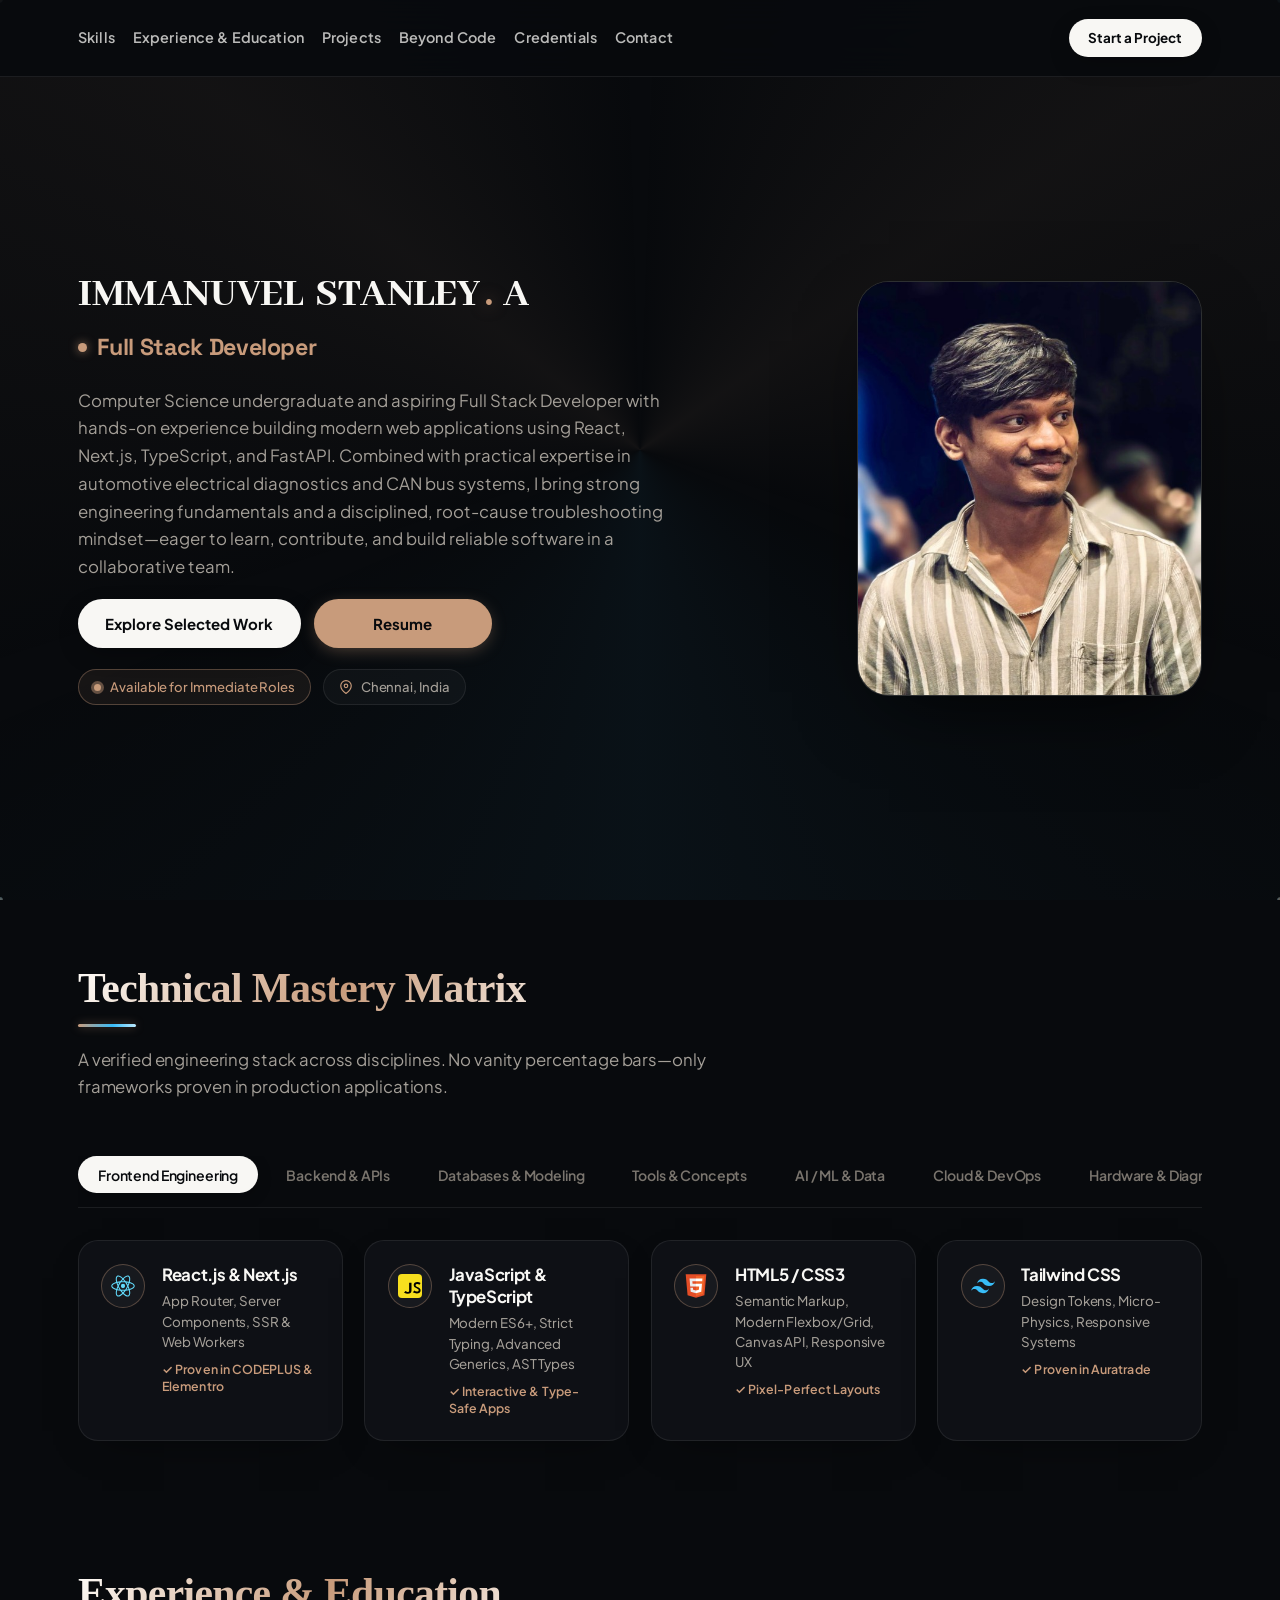
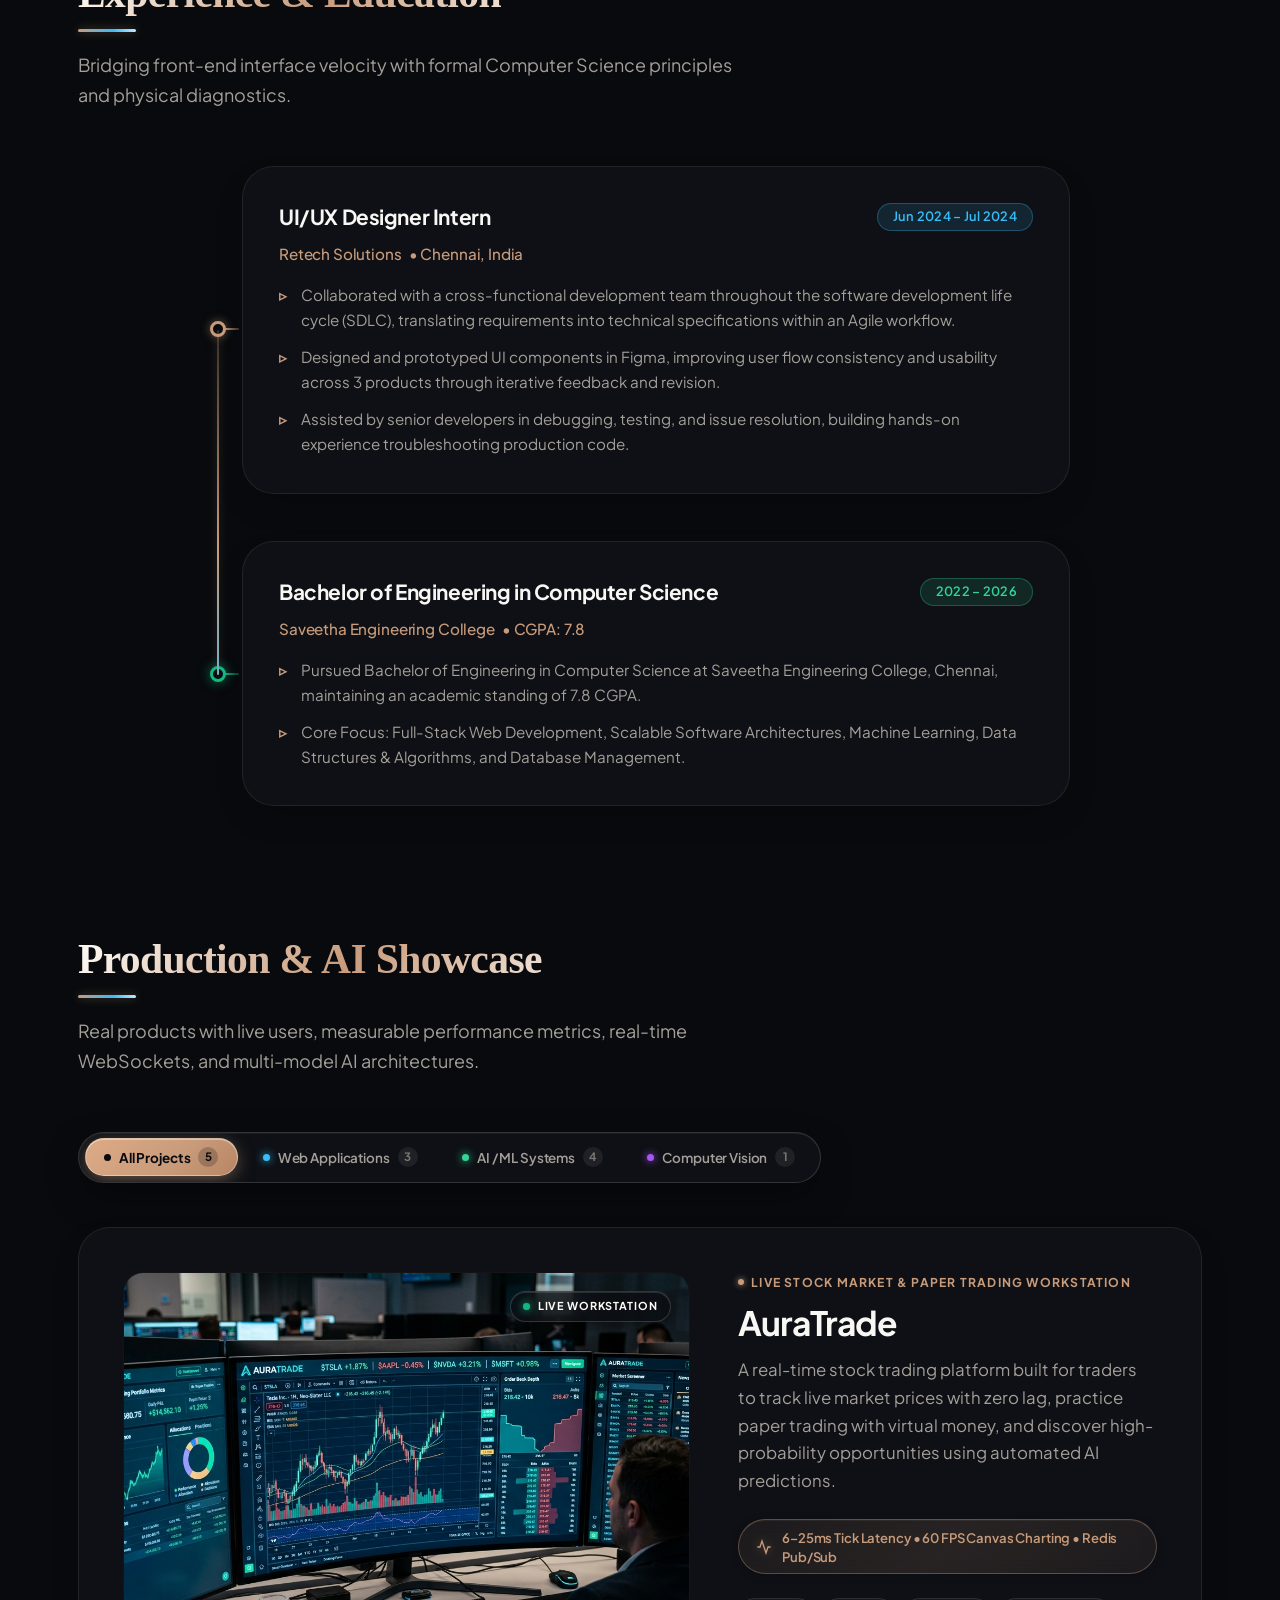
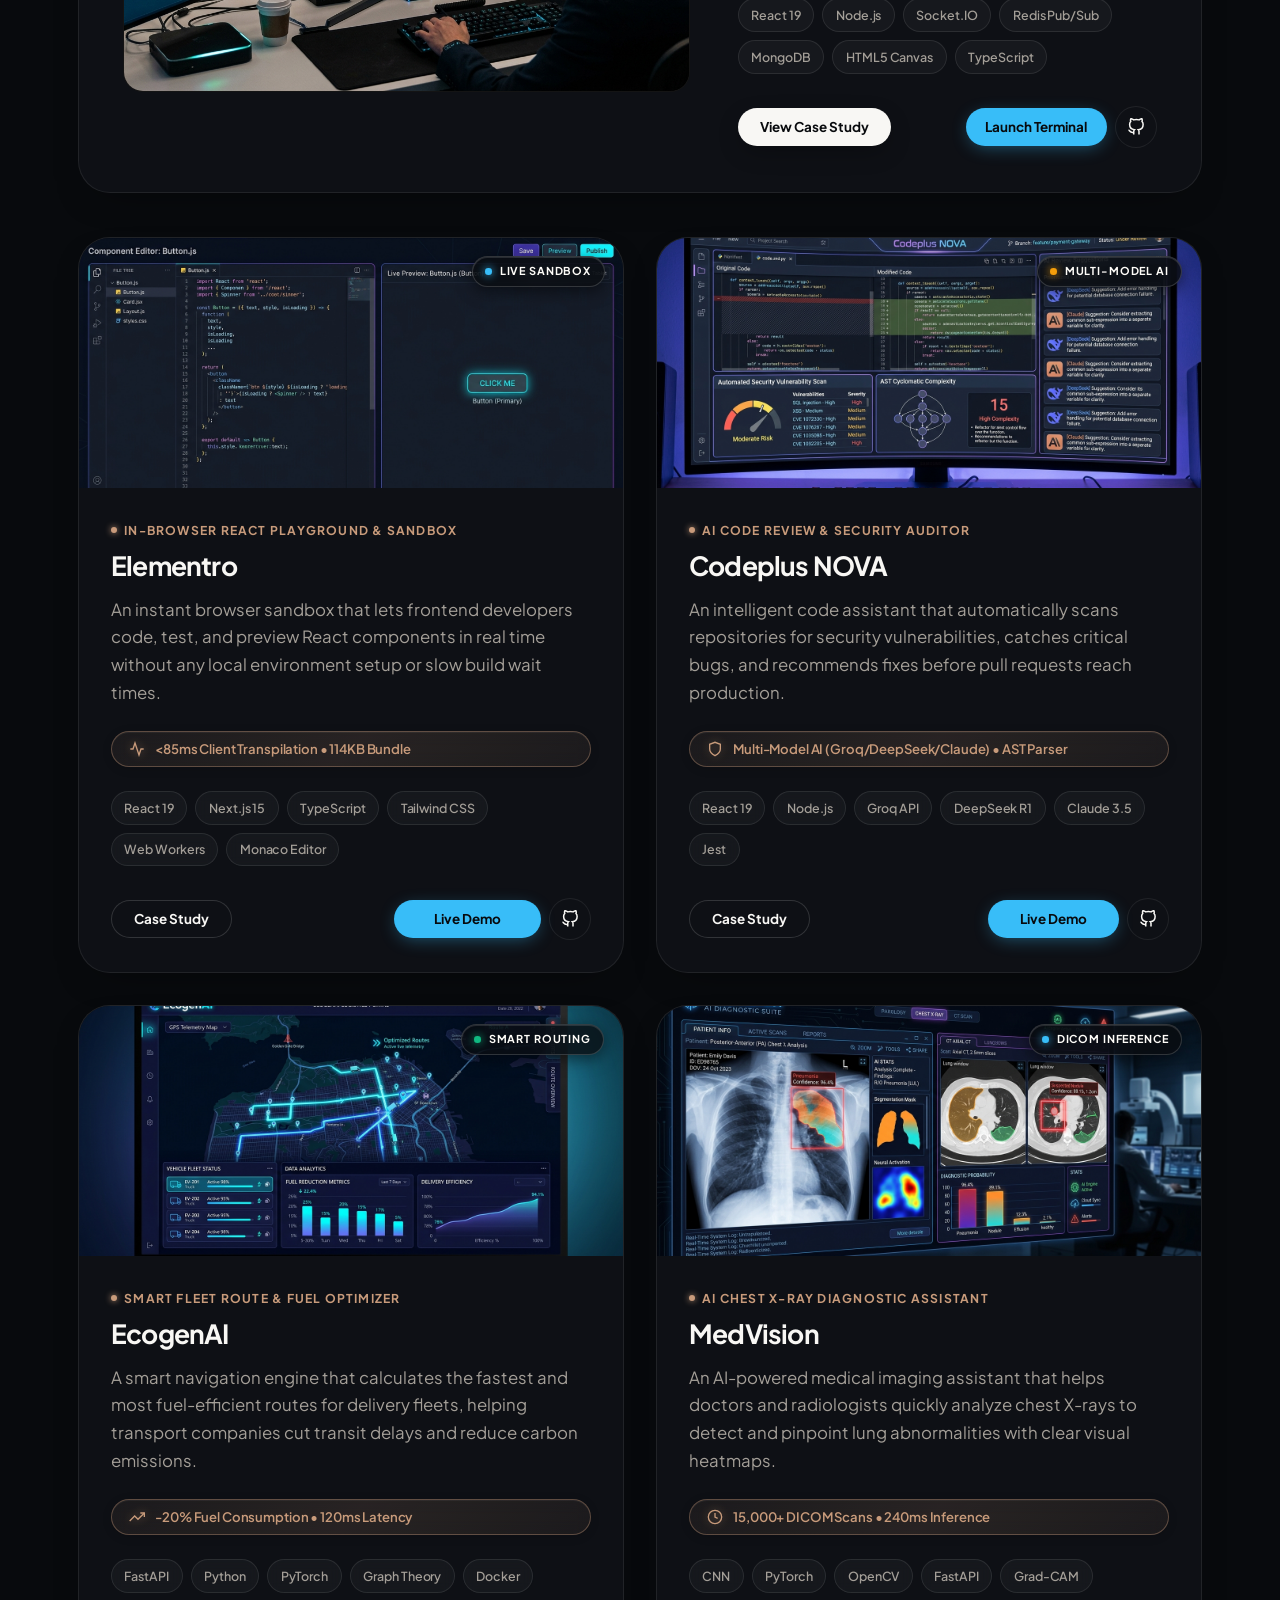
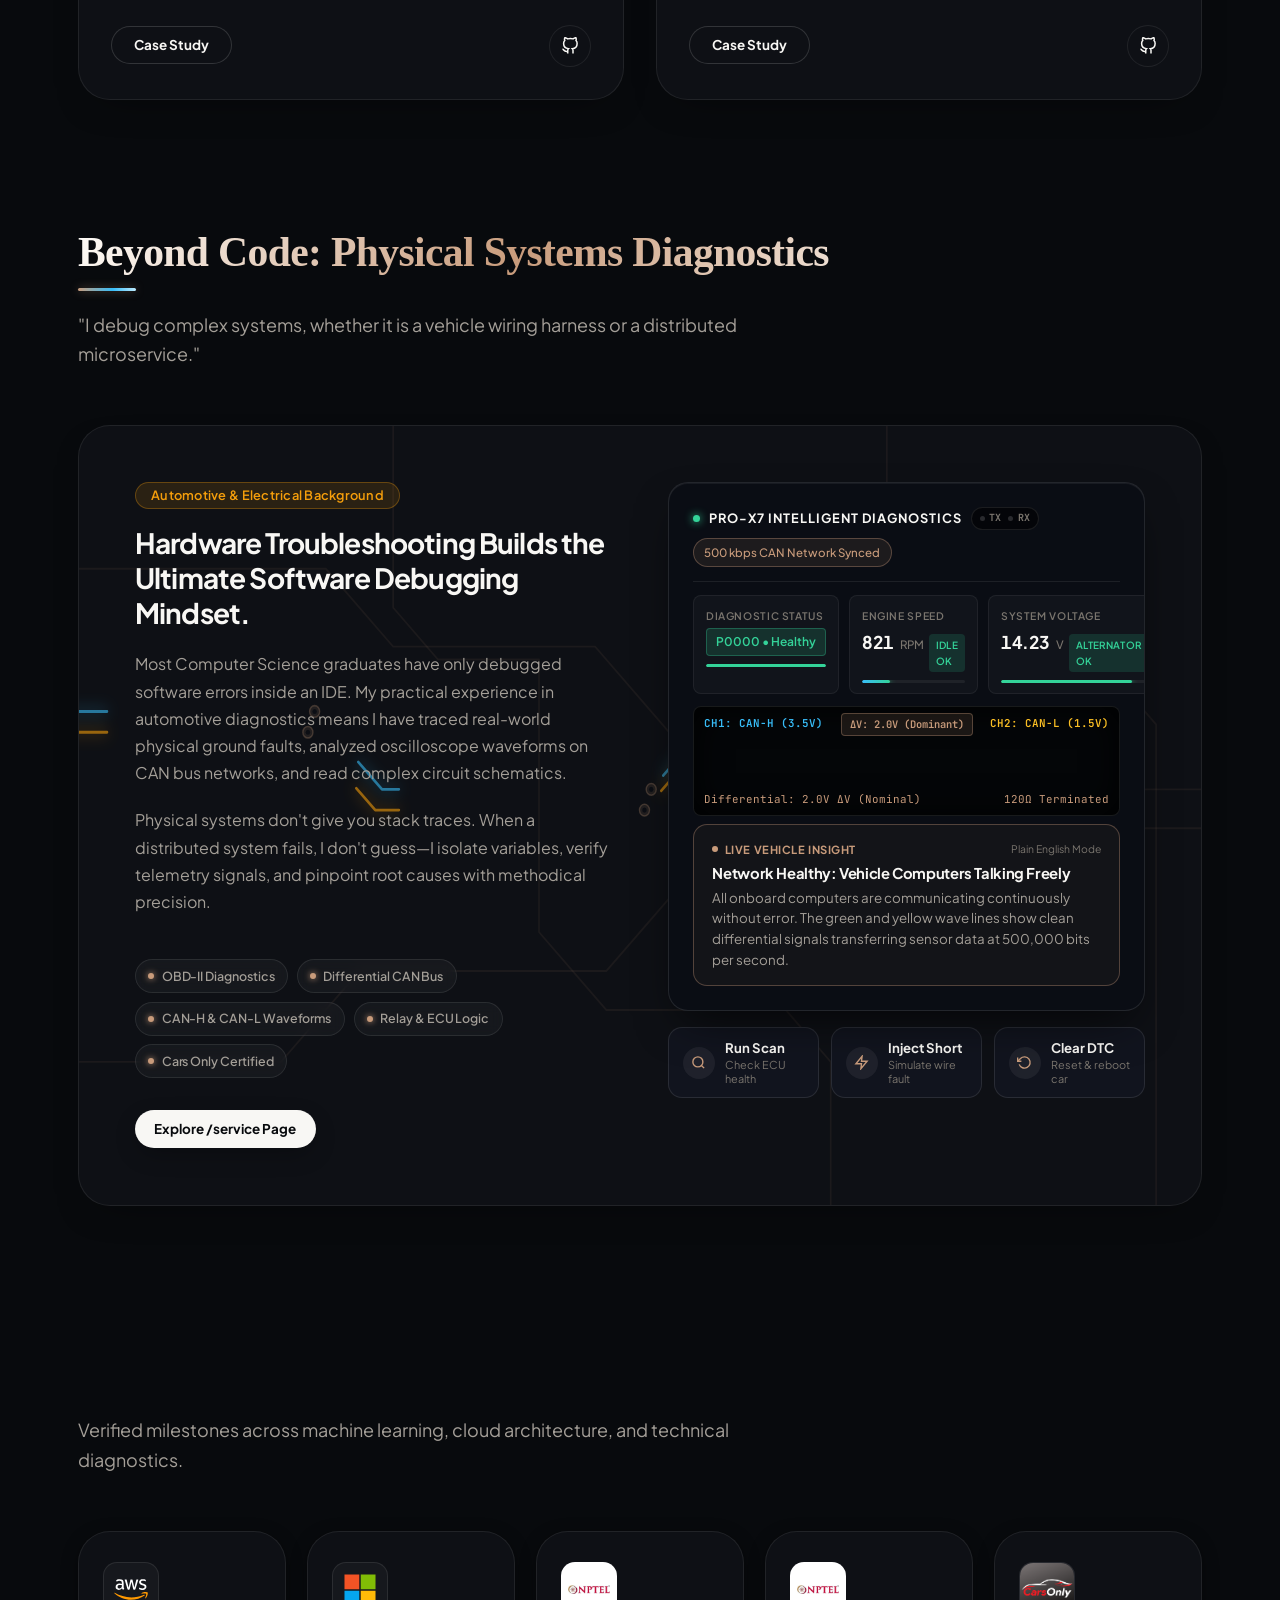
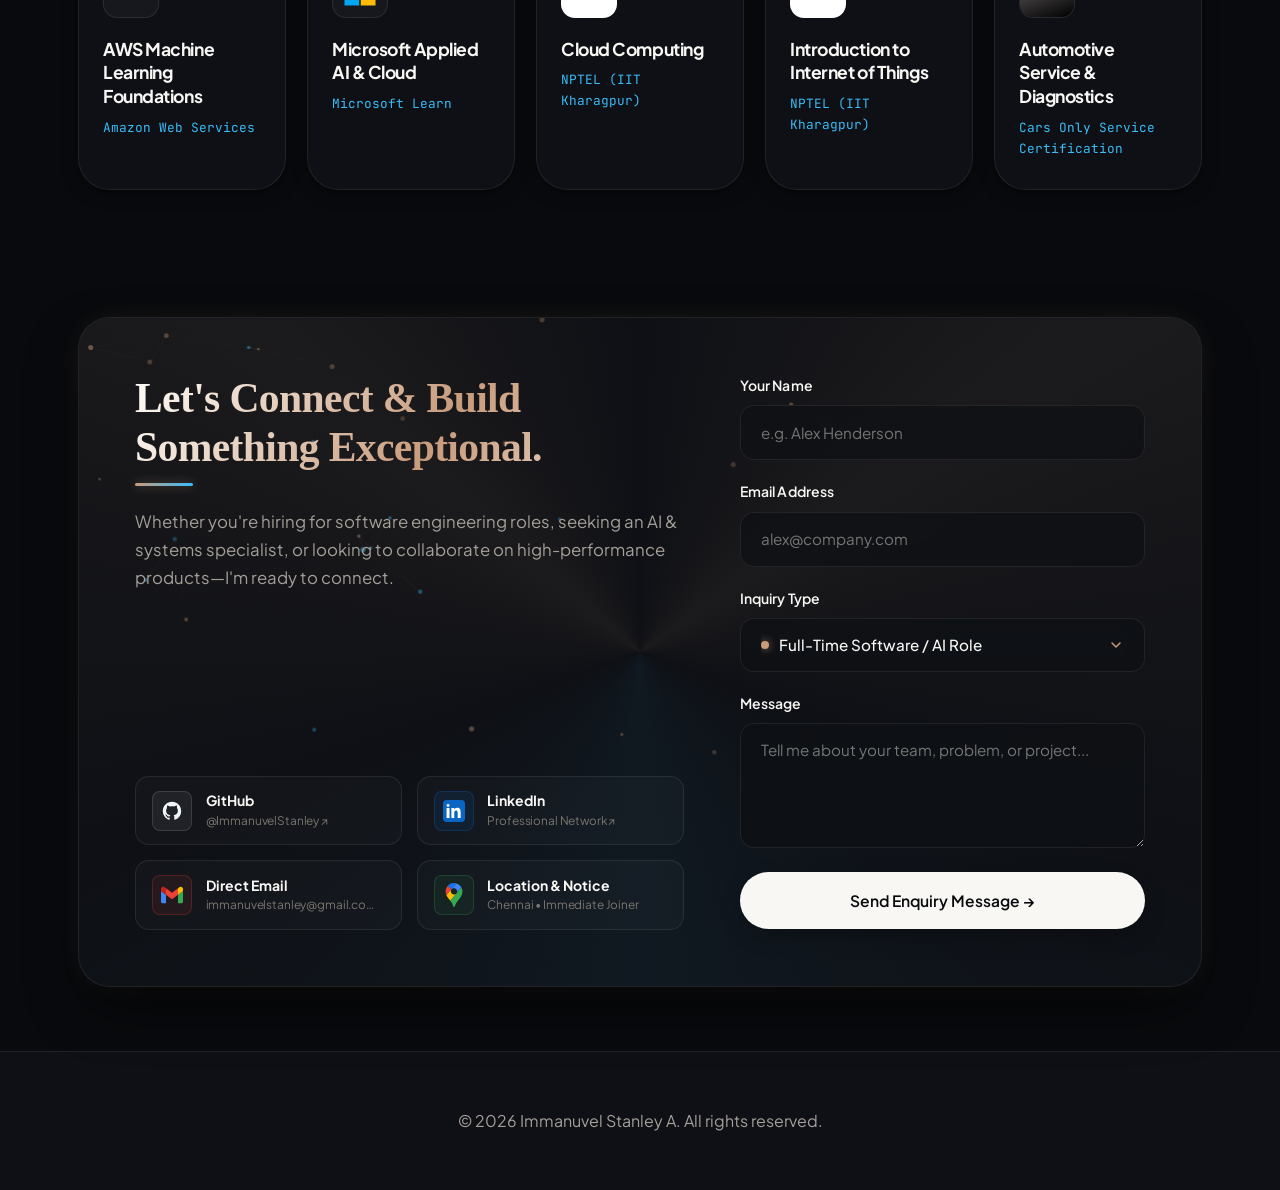
<file: index.html>
<!DOCTYPE html>
<html lang="en" data-theme="dark">
<head>
  <meta charset="UTF-8">
  <meta name="viewport" content="width=device-width, initial-scale=1.0">
  <title>Immanuvel Stanley A | Full Stack Developer</title>
  <meta name="description" content="Portfolio of Immanuvel Stanley A — Full Stack Developer building modern web applications, scalable back ends, and intelligent systems.">
  <meta name="keywords" content="Immanuvel Stanley, Full Stack Developer, React, Next.js, TypeScript, FastAPI, Python, WebSockets, CAN Bus, Chennai">
  <meta name="author" content="Immanuvel Stanley A">

  <!-- Open Graph / Social Media -->
  <meta property="og:type" content="website">
  <meta property="og:title" content="Immanuvel Stanley A | Full Stack Developer">
  <meta property="og:description" content="Portfolio of Immanuvel Stanley A — Full Stack Developer building modern web applications, scalable back ends, and intelligent systems.">
  <meta property="og:image" content="assets/images/immanuvel.jpg">
  <meta name="twitter:card" content="summary_large_image">

  <!-- Favicon / Brand Icon -->
  <link rel="icon" href="data:image/svg+xml,<svg xmlns='http://www.w3.org/2000/svg' viewBox='0 0 100 100'><rect width='100' height='100' rx='28' fill='%23C89B7B'/><text x='50%' y='67%' font-size='48' font-family='sans-serif' font-weight='800' fill='%23161616' text-anchor='middle'>IS</text></svg>">

  <!-- Stylesheet -->
    <!-- Cache Control (Ensures instant reload of latest styles/scripts) -->
  <meta http-equiv="Cache-Control" content="no-cache, no-store, must-revalidate">
  <meta http-equiv="Pragma" content="no-cache">
  <meta http-equiv="Expires" content="0">
  <script>
    if ('scrollRestoration' in history) {
      history.scrollRestoration = 'manual';
    }
    (function() {
      try {
        var navEntries = performance.getEntriesByType && performance.getEntriesByType('navigation');
        var isReload = (navEntries && navEntries[0] && navEntries[0].type === 'reload') ||
                       (performance.navigation && performance.navigation.type === 1);
        var savedY = parseInt(sessionStorage.getItem('portfolio_backflow_origin_y') || '0', 10);
        var savedPath = sessionStorage.getItem('portfolio_backflow_path');
        var savedTime = parseInt(sessionStorage.getItem('portfolio_backflow_time') || '0', 10);
        var isRecent = (Date.now() - savedTime) < 12000;
        if ((isReload || (savedPath === window.location.pathname && isRecent)) && savedY > 100) {
          window.scrollTo(0, savedY);
          window.__PORTFOLIO_BACKFLOW_START_Y__ = savedY;
        } else {
          window.scrollTo(0, 0);
        }
      } catch (e) {
        window.scrollTo(0, 0);
      }
      if (window.location.hash) {
        try {
          history.replaceState(null, '', window.location.pathname + window.location.search);
        } catch (e) {}
      }
    })();
  </script>
  <link rel="preconnect" href="https://fonts.googleapis.com">
  <link rel="preconnect" href="https://fonts.gstatic.com" crossorigin>
  <link rel="stylesheet" href="styles/style.css?v=9.1">

  <!-- Structured Data (JSON-LD) -->
  <script type="application/ld+json">
  {
    "@context": "https://schema.org",
    "@type": "Person",
    "name": "Immanuvel Stanley A",
    "jobTitle": "Full Stack Developer",
    "address": {
      "@type": "PostalAddress",
      "addressLocality": "Chennai",
      "addressCountry": "India"
    },
    "knowsAbout": ["Full-Stack Development", "Artificial Intelligence", "FastAPI", "React", "Next.js", "WebSockets", "Computer Vision", "Automotive Diagnostics", "CAN Bus"]
  }
  </script>
</head>
<body class="selection:bg-brand-accent selection:text-brand-dark">


  <!-- Top Scroll Progress Bar -->
  <div id="scroll-progress-bar"></div>

  <!-- Full-Page Interactive Neural Constellation Canvas (Inherited from Enquiry Box) -->
  <canvas id="page-network-canvas" class="page-network-canvas" aria-hidden="true"></canvas>

  <!-- =========================================================================
       1. NAVIGATION BAR (NOVA ASTRO SIGNATURE FLOATING NAVBAR)
       ========================================================================= -->
  <header class="navbar-wrap">
    <div class="container navbar-container">
      <nav>
        <ul class="nav-links">
          <li><a href="#skills" class="ui-nav-bar-link">Skills</a></li>
          <li><a href="#experience" class="ui-nav-bar-link">Experience &amp; Education</a></li>
          <li><a href="#projects" class="ui-nav-bar-link">Projects</a></li>
          <li><a href="#beyond-code" class="ui-nav-bar-link">Beyond Code</a></li>
          <li><a href="#certifications" class="ui-nav-bar-link">Credentials</a></li>
          <li><a href="#contact" class="ui-nav-bar-link">Contact</a></li>
        </ul>
      </nav>

      <div class="nav-actions">
        <!-- Nova Sliding CTA Button -->
        <a href="#contact" class="ui-button ui-button-primary btn-sm">
          <span class="ui-button-text-wrap">
            <span class="ui-button-text-default">Start a Project</span>
            <span class="ui-button-text-hover">Let's Talk &rarr;</span>
          </span>
        </a>

        <button type="button" class="mobile-menu-btn" id="mobile-menu-toggle" aria-label="Open Navigation">
          <img src="assets/images/icons/menu.svg" alt="Menu" width="20" height="20" style="display:inline-block; filter: invert(0.85);">
        </button>
      </div>
    </div>
  </header>

  <!-- =========================================================================
       2. HERO SECTION (NOVA ASTRO EDITORIAL + WORKBENCH)
       ========================================================================= -->
  <section id="hero" class="hero-section">
    <div class="container hero-grid">
      <div class="hero-content">
        <h1 class="hero-title" id="hero-title" aria-label="IMMANUVEL STANLEY . A">
          <span class="hero-title-text" id="hero-title-text">IMMANUVEL STANLEY<span class="hero-title-initial"><span class="hero-title-dot">.</span> A</span></span>
        </h1>
        <div class="hero-role-flipper-wrap" aria-label="Full Stack Developer and Automotive Technician">
          <div class="hero-role-flipper" id="hero-role-flipper" title="Hover to view Automotive Technician">
            <!-- Front Face: Full Stack Developer (Default) -->
            <div class="role-flip-card role-flip-front">
              <span class="role-badge-dot dot-it"></span>
              <span class="role-title-text role-it">Full Stack Developer</span>
            </div>
            <!-- Back Face: Automotive Technician (On Hover) -->
            <div class="role-flip-card role-flip-back">
              <span class="role-badge-dot dot-auto"></span>
              <span class="role-title-text role-auto">Automotive Technician</span>
            </div>
          </div>
        </div>

        <p class="hero-description">
          Computer Science undergraduate and aspiring Full Stack Developer with hands-on experience building modern web applications using React, Next.js, TypeScript, and FastAPI. Combined with practical expertise in automotive electrical diagnostics and CAN bus systems, I bring strong engineering fundamentals and a disciplined, root-cause troubleshooting mindset—eager to learn, contribute, and build reliable software in a collaborative team.
        </p>

        <div class="hero-actions">
          <a href="#projects" class="ui-button ui-button-primary">
            <span class="ui-button-text-wrap">
              <span class="ui-button-text-default">Explore Selected Work</span>
              <span class="ui-button-text-hover">View Architecture &rarr;</span>
            </span>
          </a>
          <button type="button" class="ui-button ui-button-brown open-resume-modal-btn">
            <span class="ui-button-text-wrap">
              <span class="ui-button-text-default">Resume</span>
              <span class="ui-button-text-hover">Download PDF &darr;</span>
            </span>
          </button>
        </div>

        <div class="hero-meta-row">
          <div class="hero-status-pill">
            <span class="pulse-dot"></span>
            <span>Available for Immediate Roles</span>
          </div>

          <div class="hero-location-pill">
            <svg width="14" height="14" viewBox="0 0 24 24" fill="none" stroke="currentColor" stroke-width="2" aria-hidden="true"><path d="M21 10c0 7-9 13-9 13s-9-6-9-13a9 9 0 0 1 18 0z"></path><circle cx="12" cy="10" r="3"></circle></svg>
            <span>Chennai, India</span>
          </div>
        </div>
      </div>

      <!-- HERO PROFILE IMAGE CARD -->
      <div class="hero-photo-card">
        <img src="assets/images/immanuvel.jpg" alt="Immanuvel Stanley" class="hero-profile-img">
      </div>
    </div>
  </section>

  <!-- =========================================================================
       4. TECHNICAL SKILLS MATRIX (NOVA ASTRO SKILLS MATRIX)
       ========================================================================= -->
  <section id="skills" class="section" style="background:var(--color-surface-dim);">
    <div class="container">
      <div class="section-header">
        <h2 class="section-title smooth-reveal">Technical Mastery Matrix</h2>
        <p class="section-subtitle">A verified engineering stack across disciplines. No vanity percentage bars—only frameworks proven in production applications.</p>
      </div>

      <div class="skills-container">
        <!-- Tab Navigation -->
        <div class="skills-tabs-nav">
          <button type="button" class="skill-tab-btn active" data-group="frontend">Frontend Engineering</button>
          <button type="button" class="skill-tab-btn" data-group="backend">Backend &amp; APIs</button>
          <button type="button" class="skill-tab-btn" data-group="databases">Databases &amp; Modeling</button>
          <button type="button" class="skill-tab-btn" data-group="tools">Tools &amp; Concepts</button>
          <button type="button" class="skill-tab-btn" data-group="ai">AI / ML &amp; Data</button>
          <button type="button" class="skill-tab-btn" data-group="cloud">Cloud &amp; DevOps</button>
          <button type="button" class="skill-tab-btn" data-group="hardware">Hardware &amp; Diagnostics</button>
        </div>

        <!-- Panel 1: Frontend -->
        <div class="skills-panel active" data-panel="frontend">
          <div class="skills-chips-grid">
            <div class="skill-chip-card">
              <div class="skill-icon-wrap">
                <img src="assets/images/icons/react.svg" alt="React & Next.js">
              </div>
              <div class="skill-info">
                <h4>React.js &amp; Next.js</h4>
                <span>App Router, Server Components, SSR &amp; Web Workers</span>
                <span class="skill-proof-tag">&#10003; Proven in CODEPLUS &amp; Elementro</span>
              </div>
            </div>
            <div class="skill-chip-card">
              <div class="skill-icon-wrap">
                <img src="assets/images/icons/javascript.svg" alt="JavaScript & TypeScript">
              </div>
              <div class="skill-info">
                <h4>JavaScript &amp; TypeScript</h4>
                <span>Modern ES6+, Strict Typing, Advanced Generics, AST Types</span>
                <span class="skill-proof-tag">&#10003; Interactive &amp; Type-Safe Apps</span>
              </div>
            </div>
            <div class="skill-chip-card">
              <div class="skill-icon-wrap">
                <img src="assets/images/icons/html5.svg" alt="HTML5 & CSS3">
              </div>
              <div class="skill-info">
                <h4>HTML5 / CSS3</h4>
                <span>Semantic Markup, Modern Flexbox/Grid, Canvas API, Responsive UX</span>
                <span class="skill-proof-tag">&#10003; Pixel-Perfect Layouts</span>
              </div>
            </div>
            <div class="skill-chip-card">
              <div class="skill-icon-wrap">
                <img src="assets/images/icons/tailwindcss.svg" alt="Tailwind CSS">
              </div>
              <div class="skill-info">
                <h4>Tailwind CSS</h4>
                <span>Design Tokens, Micro-Physics, Responsive Systems</span>
                <span class="skill-proof-tag">&#10003; Proven in Auratrade</span>
              </div>
            </div>
          </div>
        </div>

        <!-- Panel 2: Backend -->
        <div class="skills-panel" data-panel="backend">
          <div class="skills-chips-grid">
            <div class="skill-chip-card">
              <div class="skill-icon-wrap">
                <img src="assets/images/icons/python.svg" alt="Python">
              </div>
              <div class="skill-info">
                <h4>Python (Core &amp; Asyncio)</h4>
                <span>Advanced Concurrency, Multiprocessing, OOP, High-Throughput Logic</span>
                <span class="skill-proof-tag">&#10003; Scalable Backend Pipelines</span>
              </div>
            </div>
            <div class="skill-chip-card">
              <div class="skill-icon-wrap">
                <img src="assets/images/icons/api.svg" alt="RESTful APIs">
              </div>
              <div class="skill-info">
                <h4>RESTful APIs</h4>
                <span>Endpoint Routing, HTTP Contracts, JSON Serialization, Auth</span>
                <span class="skill-proof-tag">&#10003; Multi-Service Integrations</span>
              </div>
            </div>
            <div class="skill-chip-card">
              <div class="skill-icon-wrap">
                <img src="assets/images/icons/fastapi.svg" alt="FastAPI">
              </div>
              <div class="skill-info">
                <h4>FastAPI</h4>
                <span>Async IO, High-Concurrency Endpoints, Pydantic v2 Validation</span>
                <span class="skill-proof-tag">&#10003; High-Performance Services</span>
              </div>
            </div>
            <div class="skill-chip-card">
              <div class="skill-icon-wrap">
                <img src="assets/images/icons/websocket.svg" alt="WebSockets & Node.js">
              </div>
              <div class="skill-info">
                <h4>WebSockets &amp; Node.js</h4>
                <span>Sub-25ms Real-Time Bi-Directional Streaming, Event Loops</span>
                <span class="skill-proof-tag">&#10003; Proven in Auratrade Gateway</span>
              </div>
            </div>
          </div>
        </div>

        <!-- Panel 3: AI & Data -->
        <div class="skills-panel" data-panel="ai">
          <div class="skills-chips-grid">
            <div class="skill-chip-card">
              <div class="skill-icon-wrap">
                <img src="assets/images/icons/pytorch.svg" alt="PyTorch">
              </div>
              <div class="skill-info">
                <h4>PyTorch &amp; CNNs</h4>
                <span>Deep Vision, Transfer Learning, ResNet-50</span>
                <span class="skill-proof-tag">&#10003; 94.2% IoU in MedVision</span>
              </div>
            </div>
            <div class="skill-chip-card">
              <div class="skill-icon-wrap">
                <img src="assets/images/icons/opencv.svg" alt="OpenCV">
              </div>
              <div class="skill-info">
                <h4>Computer Vision</h4>
                <span>OpenCV, Grad-CAM Heatmaps, DICOM Analysis</span>
                <span class="skill-proof-tag">&#10003; 15,000+ Radiographs Processed</span>
              </div>
            </div>
            <div class="skill-chip-card">
              <div class="skill-icon-wrap">
                <img src="assets/images/icons/ai_models.svg" alt="Multi-Model LLMs">
              </div>
              <div class="skill-info">
                <h4>Multi-Model LLMs</h4>
                <span>Groq Llama 3.3, DeepSeek R1, Claude 3.5 Sonnet</span>
                <span class="skill-proof-tag">&#10003; Codeplus NOVA AST Review</span>
              </div>
            </div>
            <div class="skill-chip-card">
              <div class="skill-icon-wrap">
                <img src="assets/images/icons/pandas.svg" alt="Pandas">
              </div>
              <div class="skill-info">
                <h4>Vector Search &amp; Pandas</h4>
                <span>Embeddings, Similarity Search, Telemetry Crunching</span>
                <span class="skill-proof-tag">&#10003; pgvector &amp; Fast Search</span>
              </div>
            </div>
          </div>
        </div>

        <!-- Panel 4: Cloud & DevOps -->
        <div class="skills-panel" data-panel="cloud">
          <div class="skills-chips-grid">
            <div class="skill-chip-card">
              <div class="skill-icon-wrap">
                <img src="assets/images/aws_logo.svg" alt="AWS Cloud" style="width:26px;">
              </div>
              <div class="skill-info">
                <h4>AWS Cloud</h4>
                <span>EC2, S3, IAM, CloudFront, VPC Routing</span>
                <span class="skill-proof-tag">&#10003; AWS Certified ML Track</span>
              </div>
            </div>
            <div class="skill-chip-card">
              <div class="skill-icon-wrap">
                <img src="assets/images/icons/docker.svg" alt="Docker">
              </div>
              <div class="skill-info">
                <h4>Docker Containers</h4>
                <span>Multi-stage Builds, Container Optimization</span>
                <span class="skill-proof-tag">&#10003; Production Deployment</span>
              </div>
            </div>
            <div class="skill-chip-card">
              <div class="skill-icon-wrap">
                <img src="assets/images/icons/githubactions.svg" alt="GitHub Actions">
              </div>
              <div class="skill-info">
                <h4>CI/CD &amp; GitHub Actions</h4>
                <span>Automated Quality Gates, Jest Testing, Linting</span>
                <span class="skill-proof-tag">&#10003; 36 Automated Tests</span>
              </div>
            </div>
            <div class="skill-chip-card">
              <div class="skill-icon-wrap">
                <img src="assets/images/icons/redis.svg" alt="Redis">
              </div>
              <div class="skill-info">
                <h4>Redis Pub/Sub</h4>
                <span>In-Memory Broker, Low-Latency Message Queues</span>
                <span class="skill-proof-tag">&#10003; AuraTrade Micro-Tick Pipeline</span>
              </div>
            </div>
          </div>
        </div>

        <!-- Panel: Databases & Modeling -->
        <div class="skills-panel" data-panel="databases">
          <div class="skills-chips-grid">
            <div class="skill-chip-card">
              <div class="skill-icon-wrap">
                <img src="assets/images/icons/supabase.svg" alt="Supabase">
              </div>
              <div class="skill-info">
                <h4>Supabase</h4>
                <span>Row-Level Security, Realtime Tables, PostgreSQL Edge, Auth</span>
                <span class="skill-proof-tag">&#10003; Modern Cloud Database &amp; Auth</span>
              </div>
            </div>
            <div class="skill-chip-card">
              <div class="skill-icon-wrap">
                <img src="assets/images/icons/mysql.svg" alt="MySQL">
              </div>
              <div class="skill-info">
                <h4>MySQL</h4>
                <span>Relational Modeling, Query Optimization, Execution Plans, ACID</span>
                <span class="skill-proof-tag">&#10003; High-Volume Relational Schemas</span>
              </div>
            </div>
            <div class="skill-chip-card">
              <div class="skill-icon-wrap">
                <img src="assets/images/icons/mongodb.svg" alt="MongoDB Atlas">
              </div>
              <div class="skill-info">
                <h4>MongoDB Atlas</h4>
                <span>NoSQL Schemas, Flexible Document Models, Aggregation Pipelines</span>
                <span class="skill-proof-tag">&#10003; Proven in Auratrade Telemetry</span>
              </div>
            </div>
            <div class="skill-chip-card">
              <div class="skill-icon-wrap">
                <img src="assets/images/icons/postgresql.svg" alt="PostgreSQL">
              </div>
              <div class="skill-info">
                <h4>PostgreSQL</h4>
                <span>Relational Modeling, Indexing, JSONB, Enterprise Scalability</span>
                <span class="skill-proof-tag">&#10003; High-Reliability Storage</span>
              </div>
            </div>
          </div>
        </div>

        <!-- Panel: Tools & Concepts (from updated IT resume) -->
        <div class="skills-panel" data-panel="tools">
          <div class="skills-chips-grid">
            <div class="skill-chip-card">
              <div class="skill-icon-wrap">
                <img src="assets/images/icons/github.svg" alt="Git & GitHub">
              </div>
              <div class="skill-info">
                <h4>Git / GitHub Version Control</h4>
                <span>Feature Branching, Rebase, Pull Requests, Code Reviews, Release Tags</span>
                <span class="skill-proof-tag">&#10003; Industry Standard Version Control</span>
              </div>
            </div>
            <div class="skill-chip-card">
              <div class="skill-icon-wrap">
                <img src="assets/images/icons/api.svg" alt="RESTful APIs">
              </div>
              <div class="skill-info">
                <h4>RESTful APIs &amp; Networking</h4>
                <span>Contract-First Design, JSON Schemas, CRUD Operations, Auth Bearers</span>
                <span class="skill-proof-tag">&#10003; Production-Grade System APIs</span>
              </div>
            </div>
            <div class="skill-chip-card">
              <div class="skill-icon-wrap">
                <img src="assets/images/icons/figma.svg" alt="Figma (UI/UX)">
              </div>
              <div class="skill-info">
                <h4>Figma (UI/UX Design)</h4>
                <span>Interactive Wireframes, Component Systems, Usability Prototyping</span>
                <span class="skill-proof-tag">&#10003; Proven at Retech Solutions (3 Products)</span>
              </div>
            </div>
            <div class="skill-chip-card">
              <div class="skill-icon-wrap">
                <img src="assets/images/icons/githubactions.svg" alt="Agile & SDLC">
              </div>
              <div class="skill-info">
                <h4>Agile &amp; SDLC Methodologies</h4>
                <span>Sprint Planning, Requirements Translation, Cross-Functional Teamwork</span>
                <span class="skill-proof-tag">&#10003; Production Engineering Lifecycle</span>
              </div>
            </div>
          </div>
        </div>

        <!-- Panel 6: Hardware & Diagnostics -->
        <div class="skills-panel" data-panel="hardware">
          <div class="skills-chips-grid">
            <div class="skill-chip-card">
              <div class="skill-icon-wrap">
                <img src="assets/images/icons/circuit.svg" alt="Circuit Analysis">
              </div>
              <div class="skill-info">
                <h4>Circuit Analysis</h4>
                <span>Schematic Tracing, Multimeter, Voltage Drop Isolation</span>
                <span class="skill-proof-tag">&#10003; Physical Ground Fault Finding</span>
              </div>
            </div>
            <div class="skill-chip-card">
              <div class="skill-icon-wrap">
                <img src="assets/images/icons/obd2.svg" alt="OBD-II Scanning">
              </div>
              <div class="skill-info">
                <h4>OBD-II &amp; Vehicle Scanning</h4>
                <span>DTC Fault Codes, ECU Live Sensor PIDs</span>
                <span class="skill-proof-tag">&#10003; Cars Only Certified</span>
              </div>
            </div>
            <div class="skill-chip-card">
              <div class="skill-icon-wrap">
                <img src="assets/images/icons/canbus.svg" alt="CAN Bus">
              </div>
              <div class="skill-info">
                <h4>CAN Bus Protocol</h4>
                <span>Differential Oscilloscope Signal Inspection (CAN-H/L)</span>
                <span class="skill-proof-tag">&#10003; 500kbps Network Debugging</span>
              </div>
            </div>
            <div class="skill-chip-card">
              <div class="skill-icon-wrap">
                <img src="assets/images/icons/diagnostics.svg" alt="Diagnostics">
              </div>
              <div class="skill-info">
                <h4>Electrical Fault-Finding</h4>
                <span>Relay Logic, Parasitic Drain, Loom Isolation</span>
                <span class="skill-proof-tag">&#10003; Root-Cause Diagnostics</span>
              </div>
            </div>
          </div>
        </div>

      </div>
    </div>
  </section>

  <!-- =========================================================================
       5. EXPERIENCE & EDUCATION TIMELINE
       ========================================================================= -->
  <section id="experience" class="section">
    <div class="container">
      <div class="section-header">
        <h2 class="section-title smooth-reveal">Experience &amp; Education</h2>
        <p class="section-subtitle">Bridging front-end interface velocity with formal Computer Science principles and physical diagnostics.</p>
      </div>

      <div class="timeline-wrap">
        <div class="timeline-connector-line"></div>

        <!-- Experience 1: Retech Solutions -->
        <div class="timeline-item smooth-reveal reveal-delay-1">
          <div class="timeline-marker"></div>
          <div class="timeline-content">
            <div class="timeline-meta">
              <h3 class="timeline-role">UI/UX Designer Intern</h3>
              <span class="badge badge-cyan">Jun 2024 &ndash; Jul 2024</span>
            </div>
            <div class="timeline-org">
              <span>Retech Solutions</span>
              <span>• Chennai, India</span>
            </div>
            <ul class="timeline-bullets">
              <li>Collaborated with a cross-functional development team throughout the software development life cycle (SDLC), translating requirements into technical specifications within an Agile workflow.</li>
              <li>Designed and prototyped UI components in Figma, improving user flow consistency and usability across 3 products through iterative feedback and revision.</li>
              <li>Assisted by senior developers in debugging, testing, and issue resolution, building hands-on experience troubleshooting production code.</li>
            </ul>
          </div>
        </div>

        <!-- Education: Bachelor of Engineering -->
        <div class="timeline-item smooth-reveal reveal-delay-2">
          <div class="timeline-marker"></div>
          <div class="timeline-content">
            <div class="timeline-meta">
              <h3 class="timeline-role">Bachelor of Engineering in Computer Science</h3>
              <span class="badge badge-emerald">2022 &ndash; 2026</span>
            </div>
            <div class="timeline-org">
              <span>Saveetha Engineering College</span>
              <span>• CGPA: 7.8</span>
            </div>
            <ul class="timeline-bullets">
              <li>Pursued Bachelor of Engineering in Computer Science at Saveetha Engineering College, Chennai, maintaining an academic standing of 7.8 CGPA.</li>
              <li>Core Focus: Full-Stack Web Development, Scalable Software Architectures, Machine Learning, Data Structures &amp; Algorithms, and Database Management.</li>
            </ul>
          </div>
        </div>

      </div>
    </div>
  </section>

  <!-- =========================================================================
       6. SELECTED WORK / PROJECTS (NOVA 2REM CURVED CARDS)
       ========================================================================= -->
  <section id="projects" class="section" style="background:var(--color-surface-dim);">
    <div class="container">
      <div class="section-header">
        <h2 class="section-title smooth-reveal">Production &amp; AI Showcase</h2>
        <p class="section-subtitle">Real products with live users, measurable performance metrics, real-time WebSockets, and multi-model AI architectures.</p>
      </div>

      <!-- Filter Tabs -->
      <div class="filter-tabs">
        <button type="button" class="filter-btn active" data-filter="all">
          <span class="filter-dot filter-dot-all"></span>
          <span>All Projects</span>
          <span class="filter-count">5</span>
        </button>
        <button type="button" class="filter-btn" data-filter="web">
          <span class="filter-dot filter-dot-web"></span>
          <span>Web Applications</span>
          <span class="filter-count">3</span>
        </button>
        <button type="button" class="filter-btn" data-filter="ai">
          <span class="filter-dot filter-dot-ai"></span>
          <span>AI / ML Systems</span>
          <span class="filter-count">4</span>
        </button>
        <button type="button" class="filter-btn" data-filter="vision">
          <span class="filter-dot filter-dot-vision"></span>
          <span>Computer Vision</span>
          <span class="filter-count">1</span>
        </button>
      </div>

      <!-- FLAGSHIP PROJECT 1: AURATRADE -->
      <article class="project-flagship-card smooth-reveal" data-category="web ai">
        <div class="flagship-media">
          <img src="assets/images/auratrade.jpg" alt="AuraTrade Real-Time Financial Workstation" class="ui-media-zoom">
          <div class="media-live-badge">
            <span class="media-live-dot"></span>
            <span>LIVE WORKSTATION</span>
          </div>
        </div>

        <div class="flagship-content">
          <span class="project-category">Live Stock Market &amp; Paper Trading Workstation</span>
          <h3 class="project-title">AuraTrade</h3>
          <p class="project-tagline">
            A real-time stock trading platform built for traders to track live market prices with zero lag, practice paper trading with virtual money, and discover high-probability opportunities using automated AI predictions.
          </p>

          <div class="project-metrics-callout">
            <svg width="16" height="16" viewBox="0 0 24 24" fill="none" stroke="currentColor" stroke-width="2"><polyline points="22 12 18 12 15 21 9 3 6 12 2 12"></polyline></svg>
            <span>6–25ms Tick Latency • 60 FPS Canvas Charting • Redis Pub/Sub</span>
          </div>

          <div class="project-tech-stack">
            <span class="tech-tag">React 19</span>
            <span class="tech-tag">Node.js</span>
            <span class="tech-tag">Socket.IO</span>
            <span class="tech-tag">Redis Pub/Sub</span>
            <span class="tech-tag">MongoDB</span>
            <span class="tech-tag">HTML5 Canvas</span>
            <span class="tech-tag">TypeScript</span>
          </div>

          <div class="project-card-footer">
            <button type="button" class="ui-button ui-button-primary btn-sm view-case-study-btn" data-slug="auratrade">
              <span class="ui-button-text-wrap">
                <span class="ui-button-text-default">View Case Study</span>
                <span class="ui-button-text-hover">Read Deep Dive &rarr;</span>
              </span>
            </button>
            <div class="project-links">
              <a href="https://www.auratrade.in/" target="_blank" rel="noopener noreferrer" class="ui-button ui-button-accent btn-sm" title="Launch AuraTrade Live">
                <span class="ui-button-text-wrap">
                  <span class="ui-button-text-default">Launch Terminal</span>
                  <span class="ui-button-text-hover">auratrade.in ↗</span>
                </span>
              </a>
              <a href="https://github.com/ImmanuvelStanley/Auratrade" target="_blank" rel="noopener noreferrer" class="btn-icon" title="View Code on GitHub">
                <svg width="18" height="18" viewBox="0 0 24 24" fill="none" stroke="currentColor" stroke-width="2"><path d="M9 19c-5 1.5-5-2.5-7-3m14 6v-3.87a3.37 3.37 0 0 0-.94-2.61c3.14-.35 6.44-1.54 6.44-7A5.44 5.44 0 0 0 20 4.77 5.07 5.07 0 0 0 19.91 1S18.73.65 16 2.48a13.38 13.38 0 0 0-7 0C6.27.65 5.09 1 5.09 1A5.07 5.07 0 0 0 5 4.77a5.44 5.44 0 0 0-1.5 3.78c0 5.42 3.3 6.61 6.44 7A3.37 3.37 0 0 0 9 18.13V22"></path></svg>
              </a>
            </div>
          </div>
        </div>
      </article>

      <!-- SECONDARY PROJECTS GRID -->
      <div class="projects-grid">

        <!-- Project 2: Elementro -->
        <article class="project-card smooth-reveal reveal-delay-1" data-category="web">
          <div class="project-card-media">
            <img src="assets/images/elementro.jpg" alt="Elementro Real-Time Component Sandbox" class="project-card-img">
            <div class="media-live-badge">
              <span class="media-live-dot cyan"></span>
              <span>LIVE SANDBOX</span>
            </div>
          </div>
          <div class="project-card-body">
            <span class="project-category">In-Browser React Playground &amp; Sandbox</span>
            <h3 class="project-title" style="font-size:1.65rem;">Elementro</h3>
            <p class="project-tagline">An instant browser sandbox that lets frontend developers code, test, and preview React components in real time without any local environment setup or slow build wait times.</p>
            
            <div class="project-metrics-callout">
              <svg width="16" height="16" viewBox="0 0 24 24" fill="none" stroke="currentColor" stroke-width="2"><polyline points="22 12 18 12 15 21 9 3 6 12 2 12"></polyline></svg>
              <span>&lt;85ms Client Transpilation • 114KB Bundle</span>
            </div>

            <div class="project-tech-stack">
              <span class="tech-tag">React 19</span>
              <span class="tech-tag">Next.js 15</span>
              <span class="tech-tag">TypeScript</span>
              <span class="tech-tag">Tailwind CSS</span>
              <span class="tech-tag">Web Workers</span>
              <span class="tech-tag">Monaco Editor</span>
            </div>

            <div class="project-card-footer">
              <button type="button" class="ui-button ui-button-secondary btn-sm view-case-study-btn" data-slug="elementro">
                <span class="ui-button-text-wrap">
                  <span class="ui-button-text-default">Case Study</span>
                  <span class="ui-button-text-hover">Read More &rarr;</span>
                </span>
              </button>
              <div class="project-links">
                <a href="https://elementro.dev" target="_blank" rel="noopener noreferrer" class="ui-button ui-button-accent btn-sm" title="Launch elementro.dev">
                  <span class="ui-button-text-wrap">
                    <span class="ui-button-text-default">Live Demo</span>
                    <span class="ui-button-text-hover">elementro.dev ↗</span>
                  </span>
                </a>
                <a href="https://github.com/ImmanuvelStanley" target="_blank" rel="noopener noreferrer" class="btn-icon" title="View Code on GitHub">
                  <svg width="18" height="18" viewBox="0 0 24 24" fill="none" stroke="currentColor" stroke-width="2"><path d="M9 19c-5 1.5-5-2.5-7-3m14 6v-3.87a3.37 3.37 0 0 0-.94-2.61c3.14-.35 6.44-1.54 6.44-7A5.44 5.44 0 0 0 20 4.77 5.07 5.07 0 0 0 19.91 1S18.73.65 16 2.48a13.38 13.38 0 0 0-7 0C6.27.65 5.09 1 5.09 1A5.07 5.07 0 0 0 5 4.77a5.44 5.44 0 0 0-1.5 3.78c0 5.42 3.3 6.61 6.44 7A3.37 3.37 0 0 0 9 18.13V22"></path></svg>
                </a>
              </div>
            </div>
          </div>
        </article>

        <!-- Project 3: Codeplus NOVA -->
        <article class="project-card smooth-reveal reveal-delay-2" data-category="ai web">
          <div class="project-card-media">
            <img src="assets/images/codeplus.jpg" alt="Codeplus NOVA AI Code Review" class="project-card-img">
            <div class="media-live-badge">
              <span class="media-live-dot amber"></span>
              <span>MULTI-MODEL AI</span>
            </div>
          </div>
          <div class="project-card-body">
            <span class="project-category">AI Code Review &amp; Security Auditor</span>
            <h3 class="project-title" style="font-size:1.65rem;">Codeplus NOVA</h3>
            <p class="project-tagline">An intelligent code assistant that automatically scans repositories for security vulnerabilities, catches critical bugs, and recommends fixes before pull requests reach production.</p>
            
            <div class="project-metrics-callout">
              <svg width="16" height="16" viewBox="0 0 24 24" fill="none" stroke="currentColor" stroke-width="2"><path d="M12 22s8-4 8-10V5l-8-3-8 3v7c0 6 8 10 8 10z"></path></svg>
              <span>Multi-Model AI (Groq/DeepSeek/Claude) • AST Parser</span>
            </div>

            <div class="project-tech-stack">
              <span class="tech-tag">React 19</span>
              <span class="tech-tag">Node.js</span>
              <span class="tech-tag">Groq API</span>
              <span class="tech-tag">DeepSeek R1</span>
              <span class="tech-tag">Claude 3.5</span>
              <span class="tech-tag">Jest</span>
            </div>

            <div class="project-card-footer">
              <button type="button" class="ui-button ui-button-secondary btn-sm view-case-study-btn" data-slug="codeplus">
                <span class="ui-button-text-wrap">
                  <span class="ui-button-text-default">Case Study</span>
                  <span class="ui-button-text-hover">Read More &rarr;</span>
                </span>
              </button>
              <div class="project-links">
                <a href="https://codeplus-two.vercel.app/" target="_blank" rel="noopener noreferrer" class="ui-button ui-button-accent btn-sm" title="Launch Codeplus Live (codeplus-two.vercel.app)">
                  <span class="ui-button-text-wrap">
                    <span class="ui-button-text-default">Live Demo</span>
                    <span class="ui-button-text-hover">Live Preview ↗</span>
                  </span>
                </a>
                <a href="https://github.com/ImmanuvelStanley/CODEPLUS" target="_blank" rel="noopener noreferrer" class="btn-icon" title="View Code on GitHub">
                  <svg width="18" height="18" viewBox="0 0 24 24" fill="none" stroke="currentColor" stroke-width="2"><path d="M9 19c-5 1.5-5-2.5-7-3m14 6v-3.87a3.37 3.37 0 0 0-.94-2.61c3.14-.35 6.44-1.54 6.44-7A5.44 5.44 0 0 0 20 4.77 5.07 5.07 0 0 0 19.91 1S18.73.65 16 2.48a13.38 13.38 0 0 0-7 0C6.27.65 5.09 1 5.09 1A5.07 5.07 0 0 0 5 4.77a5.44 5.44 0 0 0-1.5 3.78c0 5.42 3.3 6.61 6.44 7A3.37 3.37 0 0 0 9 18.13V22"></path></svg>
                </a>
              </div>
            </div>
          </div>
        </article>

        <!-- Project 4: EcogenAI -->
        <article class="project-card smooth-reveal reveal-delay-1" data-category="ai web">
          <div class="project-card-media">
            <img src="assets/images/ecogenai.jpg" alt="EcogenAI Logistics Dashboard" class="project-card-img">
            <div class="media-live-badge">
              <span class="media-live-dot"></span>
              <span>SMART ROUTING</span>
            </div>
          </div>
          <div class="project-card-body">
            <span class="project-category">Smart Fleet Route &amp; Fuel Optimizer</span>
            <h3 class="project-title" style="font-size:1.65rem;">EcogenAI</h3>
            <p class="project-tagline">A smart navigation engine that calculates the fastest and most fuel-efficient routes for delivery fleets, helping transport companies cut transit delays and reduce carbon emissions.</p>
            
            <div class="project-metrics-callout">
              <svg width="16" height="16" viewBox="0 0 24 24" fill="none" stroke="currentColor" stroke-width="2"><polyline points="23 6 13.5 15.5 8.5 10.5 1 18"></polyline><polyline points="17 6 23 6 23 12"></polyline></svg>
              <span>-20% Fuel Consumption • 120ms Latency</span>
            </div>

            <div class="project-tech-stack">
              <span class="tech-tag">FastAPI</span>
              <span class="tech-tag">Python</span>
              <span class="tech-tag">PyTorch</span>
              <span class="tech-tag">Graph Theory</span>
              <span class="tech-tag">Docker</span>
            </div>

            <div class="project-card-footer">
              <button type="button" class="ui-button ui-button-secondary btn-sm view-case-study-btn" data-slug="ecogenai">
                <span class="ui-button-text-wrap">
                  <span class="ui-button-text-default">Case Study</span>
                  <span class="ui-button-text-hover">Read More &rarr;</span>
                </span>
              </button>
              <div class="project-links">
                <a href="https://github.com/ImmanuvelStanley/EcogenAI" target="_blank" rel="noopener noreferrer" class="btn-icon" title="View Code on GitHub">
                  <svg width="18" height="18" viewBox="0 0 24 24" fill="none" stroke="currentColor" stroke-width="2"><path d="M9 19c-5 1.5-5-2.5-7-3m14 6v-3.87a3.37 3.37 0 0 0-.94-2.61c3.14-.35 6.44-1.54 6.44-7A5.44 5.44 0 0 0 20 4.77 5.07 5.07 0 0 0 19.91 1S18.73.65 16 2.48a13.38 13.38 0 0 0-7 0C6.27.65 5.09 1 5.09 1A5.07 5.07 0 0 0 5 4.77a5.44 5.44 0 0 0-1.5 3.78c0 5.42 3.3 6.61 6.44 7A3.37 3.37 0 0 0 9 18.13V22"></path></svg>
                </a>
              </div>
            </div>
          </div>
        </article>

        <!-- Project 5: MedVision -->
        <article class="project-card smooth-reveal reveal-delay-2" data-category="ai vision">
          <div class="project-card-media">
            <img src="assets/images/medvision.jpg" alt="MedVision Diagnostic Imaging Interface" class="project-card-img">
            <div class="media-live-badge">
              <span class="media-live-dot cyan"></span>
              <span>DICOM INFERENCE</span>
            </div>
          </div>
          <div class="project-card-body">
            <span class="project-category">AI Chest X-Ray Diagnostic Assistant</span>
            <h3 class="project-title" style="font-size:1.65rem;">MedVision</h3>
            <p class="project-tagline">An AI-powered medical imaging assistant that helps doctors and radiologists quickly analyze chest X-rays to detect and pinpoint lung abnormalities with clear visual heatmaps.</p>
            
            <div class="project-metrics-callout">
              <svg width="16" height="16" viewBox="0 0 24 24" fill="none" stroke="currentColor" stroke-width="2"><circle cx="12" cy="12" r="10"></circle><polyline points="12 6 12 12 16 14"></polyline></svg>
              <span>15,000+ DICOM Scans • 240ms Inference</span>
            </div>

            <div class="project-tech-stack">
              <span class="tech-tag">CNN</span>
              <span class="tech-tag">PyTorch</span>
              <span class="tech-tag">OpenCV</span>
              <span class="tech-tag">FastAPI</span>
              <span class="tech-tag">Grad-CAM</span>
            </div>

            <div class="project-card-footer">
              <button type="button" class="ui-button ui-button-secondary btn-sm view-case-study-btn" data-slug="medvision">
                <span class="ui-button-text-wrap">
                  <span class="ui-button-text-default">Case Study</span>
                  <span class="ui-button-text-hover">Read More &rarr;</span>
                </span>
              </button>
              <div class="project-links">
                <a href="https://github.com/ImmanuvelStanley" target="_blank" rel="noopener noreferrer" class="btn-icon" title="View Code on GitHub">
                  <svg width="18" height="18" viewBox="0 0 24 24" fill="none" stroke="currentColor" stroke-width="2"><path d="M9 19c-5 1.5-5-2.5-7-3m14 6v-3.87a3.37 3.37 0 0 0-.94-2.61c3.14-.35 6.44-1.54 6.44-7A5.44 5.44 0 0 0 20 4.77 5.07 5.07 0 0 0 19.91 1S18.73.65 16 2.48a13.38 13.38 0 0 0-7 0C6.27.65 5.09 1 5.09 1A5.07 5.07 0 0 0 5 4.77a5.44 5.44 0 0 0-1.5 3.78c0 5.42 3.3 6.61 6.44 7A3.37 3.37 0 0 0 9 18.13V22"></path></svg>
                </a>
              </div>
            </div>
          </div>
        </article>

      </div>
    </div>
  </section>

  <!-- =========================================================================
       7. BEYOND CODE (SYSTEMS DIAGNOSTICS & PHOSPHOR OSCILLOSCOPE)
       ========================================================================= -->
  <section id="beyond-code" class="section">
    <div class="container">
      <div class="section-header">
        <h2 class="section-title smooth-reveal">Beyond Code: Physical Systems Diagnostics</h2>
        <p class="section-subtitle">"I debug complex systems, whether it is a vehicle wiring harness or a distributed microservice."</p>
      </div>

      <div class="beyond-code-card" id="beyond-code-card">
        <!-- High-Tech Animated PCB Copper Circuit Overlay -->
        <div class="pcb-circuit-overlay" aria-hidden="true">
          <svg class="pcb-circuit-svg" viewBox="0 0 1000 600" preserveAspectRatio="none">
            <!-- Background passive circuit traces -->
            <path class="pcb-trace" d="M -50 110 L 220 110 L 280 170 L 460 170 L 530 240 L 780 240 L 850 310 L 1050 310" />
            <path class="pcb-trace" d="M -50 490 L 180 490 L 250 420 L 470 420 L 540 350 L 790 350 L 860 280 L 1050 280" />
            <path class="pcb-trace" d="M 280 0 L 280 140 L 320 180 L 410 180 L 410 390 L 470 450 L 630 450 L 670 490 L 670 600" />
            <path class="pcb-trace" d="M 720 0 L 720 150 L 760 190 L 920 190 L 960 230 L 960 600" />

            <!-- Active CAN-H High Speed Pulse Path (Cyan 3.5V) -->
            <path class="pcb-trace-active pcb-trace-canh" id="pcb-path-canh" d="M -20 220 L 210 220 L 270 280 L 510 280 L 570 220 L 820 220 L 880 280 L 1020 280" />

            <!-- Active CAN-L Low Speed Pulse Path (Amber 1.5V) -->
            <path class="pcb-trace-active pcb-trace-canl" id="pcb-path-canl" d="M -20 236 L 204 236 L 264 296 L 504 296 L 564 236 L 814 236 L 874 296 L 1020 296" />

            <!-- PCB Vias / Solder Terminal Pads -->
            <circle class="pcb-via" cx="210" cy="220" r="4.5" />
            <circle class="pcb-via-core" cx="210" cy="220" r="2" />
            <circle class="pcb-via" cx="204" cy="236" r="4.5" />
            <circle class="pcb-via-core" cx="204" cy="236" r="2" />
            <circle class="pcb-via" cx="510" cy="280" r="4.5" />
            <circle class="pcb-via-core" cx="510" cy="280" r="2" />
            <circle class="pcb-via" cx="504" cy="296" r="4.5" />
            <circle class="pcb-via-core" cx="504" cy="296" r="2" />
            <circle class="pcb-via" cx="820" cy="220" r="4.5" />
            <circle class="pcb-via-core" cx="820" cy="220" r="2" />
            <circle class="pcb-via" cx="814" cy="236" r="4.5" />
            <circle class="pcb-via-core" cx="814" cy="236" r="2" />
          </svg>
          <div class="pcb-em-glow"></div>
        </div>

        <div class="beyond-code-content">
          <span class="badge badge-amber" style="width:fit-content;margin-bottom:1rem;">Automotive &amp; Electrical Background</span>
          <h3 class="beyond-code-hook">Hardware Troubleshooting Builds the Ultimate Software Debugging Mindset.</h3>
          <p class="beyond-code-desc">
            Most Computer Science graduates have only debugged software errors inside an IDE. My practical experience in automotive diagnostics means I have traced real-world physical ground faults, analyzed oscilloscope waveforms on CAN bus networks, and read complex circuit schematics.
          </p>
          <p class="beyond-code-desc">
            Physical systems don't give you stack traces. When a distributed system fails, I don't guess—I isolate variables, verify telemetry signals, and pinpoint root causes with methodical precision.
          </p>

          <div class="beyond-code-tags">
            <span class="tech-tag tech-tag-probe" data-signal="obd" title="Click or hover to probe OBD-II protocol layer">OBD-II Diagnostics</span>
            <span class="tech-tag tech-tag-probe" data-signal="can" title="Click or hover to probe 500 kbps Differential CAN Bus">Differential CAN Bus</span>
            <span class="tech-tag tech-tag-probe" data-signal="waveform" title="Click or hover to inspect CAN-H &amp; CAN-L square waves">CAN-H &amp; CAN-L Waveforms</span>
            <span class="tech-tag tech-tag-probe" data-signal="relay" title="Click or hover to test electro-mechanical relay logic">Relay &amp; ECU Logic</span>
            <span class="tech-tag tech-tag-probe" data-signal="certified" title="Cars Only Certified Diagnostic Specialist">Cars Only Certified</span>
          </div>

          <div style="display:flex;gap:1rem;flex-wrap:wrap;">
            <a href="service.html" class="ui-button ui-button-primary btn-sm">
              <span class="ui-button-text-wrap">
                <span class="ui-button-text-default">Explore /service Page</span>
                <span class="ui-button-text-hover">Hardware Suite &rarr;</span>
              </span>
            </a>
          </div>
        </div>

        <!-- Interactive Diagnostic Simulation Tool -->
        <div class="beyond-code-interactive">
          <div class="scanner-screen">
            <!-- Modern Header with CAN TX/RX LEDs -->
            <div class="modern-scanner-header">
              <div class="scanner-brand-tag">
                <span class="scanner-led-dot"></span>
                <span class="scanner-model">PRO-X7 Intelligent Diagnostics</span>
                <div class="can-comm-leds" title="ISO 11898-2 CAN Transceiver High-Speed Bus Activity">
                  <span class="comm-led led-tx" id="led-can-tx" title="Transmit: 0x7DF Polling Frames"><span class="comm-led-bulb"></span>TX</span>
                  <span class="comm-led led-rx" id="led-can-rx" title="Receive: 0x7E8 ECU Payloads"><span class="comm-led-bulb"></span>RX</span>
                </div>
              </div>
              <div class="scanner-network-status" id="sim-can-badge">
                <span id="sim-can-status">500 kbps CAN Network Synced</span>
              </div>
            </div>

            <!-- Modern Telemetry Deck with Live Meter Bars -->
            <div class="scanner-telemetry-deck">
              <div class="telemetry-card">
                <div class="telemetry-card-label">Diagnostic Status</div>
                <div class="telemetry-card-val" id="sim-dtc-wrap">
                  <span class="status-pill status-healthy" id="sim-dtc-val">P0000 • Healthy</span>
                </div>
                <div class="telemetry-meter-bar"><div class="meter-fill meter-status" id="meter-status-fill"></div></div>
              </div>
              <div class="telemetry-card">
                <div class="telemetry-card-label">Engine Speed</div>
                <div class="telemetry-card-val">
                  <span class="telemetry-number" id="sim-rpm-val">820</span>
                  <span class="telemetry-unit">RPM</span>
                  <span class="telemetry-subtag subtag-green" id="sim-rpm-sub">Idle OK</span>
                </div>
                <div class="telemetry-meter-bar"><div class="meter-fill meter-rpm" id="meter-rpm-fill"></div></div>
              </div>
              <div class="telemetry-card">
                <div class="telemetry-card-label">System Voltage</div>
                <div class="telemetry-card-val">
                  <span class="telemetry-number" id="sim-volt-val">14.2</span>
                  <span class="telemetry-unit">V</span>
                  <span class="telemetry-subtag subtag-green" id="sim-volt-sub">Alternator OK</span>
                </div>
                <div class="telemetry-meter-bar"><div class="meter-fill meter-volt" id="meter-volt-fill"></div></div>
              </div>
            </div>

            <!-- Modern Differential CAN Bus Oscilloscope with Math Channel -->
            <div class="oscilloscope-canvas-wrap modern-scope" id="scope-wrap" title="CAN-H (3.5V) and CAN-L (1.5V) Differential Signal (Click or move cursor to probe)">
              <div class="scope-header-overlay">
                <span class="scope-ch ch-cyan">CH1: CAN-H (3.5V)</span>
                <span class="scope-ch ch-diff" id="scope-diff-pill">ΔV: 2.0V (Dominant)</span>
                <span class="scope-ch ch-yellow">CH2: CAN-L (1.5V)</span>
              </div>
              <canvas id="oscilloscope-canvas"></canvas>
              <div class="scope-probe-overlay" id="scope-probe-overlay">
                <div class="scope-probe-cursor" id="scope-probe-cursor">
                  <span class="scope-probe-badge" id="scope-probe-badge">PROBE: 3.50V</span>
                </div>
              </div>
              <div class="scope-footer-overlay">
                <span id="sim-legend-volt">Differential: 2.0V ΔV (Nominal)</span>
                <span id="sim-legend-term">120Ω Terminated</span>
              </div>
            </div>

            <!-- Plain-English Real-Time Explainer Card -->
            <div class="scanner-explainer-card" id="sim-explainer">
              <div class="explainer-badge-row">
                <span class="explainer-pill" id="sim-explain-pill">
                  <span class="explainer-dot"></span>
                  <span id="sim-explain-status">Live Vehicle Insight</span>
                </span>
                <span class="explainer-mode" id="sim-explain-mode">Plain English Mode</span>
              </div>
              <h4 class="explainer-headline" id="sim-explain-title">Network Healthy: Vehicle Computers Talking Freely</h4>
              <p class="explainer-text" id="sim-explain-desc">
                All onboard computers are communicating continuously without error. The green and yellow wave lines show clean differential signals transferring sensor data at 500,000 bits per second.
              </p>
            </div>
          </div>

          <!-- Modern Control Buttons -->
          <div class="scanner-controls-modern">
            <button type="button" class="scanner-btn" id="sim-scan-btn" title="Run diagnostic sweep on all onboard ECUs">
              <div class="btn-icon-circle">
                <svg width="15" height="15" viewBox="0 0 24 24" fill="none" stroke="currentColor" stroke-width="2.2"><circle cx="11" cy="11" r="8"></circle><line x1="21" y1="21" x2="16.65" y2="16.65"></line></svg>
              </div>
              <div class="btn-text-block">
                <span class="btn-primary-label">Run Scan</span>
                <span class="btn-sub-label">Check ECU health</span>
              </div>
            </button>

            <button type="button" class="scanner-btn" id="sim-fault-btn" title="Simulate physical CAN-H wire touching metal chassis">
              <div class="btn-icon-circle">
                <svg width="15" height="15" viewBox="0 0 24 24" fill="none" stroke="currentColor" stroke-width="2.2"><path d="M13 2L3 14h9l-1 8 10-12h-9l1-8z"></path></svg>
              </div>
              <div class="btn-text-block">
                <span class="btn-primary-label">Inject Short</span>
                <span class="btn-sub-label">Simulate wire fault</span>
              </div>
            </button>

            <button type="button" class="scanner-btn" id="sim-clear-btn" title="Clear trouble codes and reboot vehicle computers">
              <div class="btn-icon-circle">
                <svg width="15" height="15" viewBox="0 0 24 24" fill="none" stroke="currentColor" stroke-width="2.2"><polyline points="1 4 1 10 7 10"></polyline><path d="M3.51 15a9 9 0 1 0 2.13-9.36L1 10"></path></svg>
              </div>
              <div class="btn-text-block">
                <span class="btn-primary-label">Clear DTC</span>
                <span class="btn-sub-label">Reset &amp; reboot car</span>
              </div>
            </button>
          </div>
        </div>
      </div>
    </div>
  </section>

  <!-- =========================================================================
       8. CERTIFICATIONS & CREDENTIALS
       ========================================================================= -->
  <section id="certifications" class="section" style="background:var(--color-surface-dim);">
    <div class="container">
      <div class="section-header">
        <h2 class="section-title smooth-reveal">Certifications &amp; Credentials</h2>
        <p class="section-subtitle">Verified milestones across machine learning, cloud architecture, and technical diagnostics.</p>
      </div>

      <div class="certs-grid">
        <div class="cert-card smooth-reveal reveal-delay-1" tabindex="0">
          <div class="cert-icon">
            <img src="assets/images/aws_logo.svg" alt="Amazon Web Services" class="cert-img-logo">
          </div>
          <h4 class="cert-title">AWS Machine Learning Foundations</h4>
          <span class="cert-issuer">Amazon Web Services</span>
        </div>

        <div class="cert-card smooth-reveal reveal-delay-2" tabindex="0">
          <div class="cert-icon">
            <img src="assets/images/microsoft_logo.svg" alt="Microsoft Learn" class="cert-img-logo">
          </div>
          <h4 class="cert-title">Microsoft Applied AI &amp; Cloud</h4>
          <span class="cert-issuer">Microsoft Learn</span>
        </div>

        <div class="cert-card smooth-reveal reveal-delay-3" tabindex="0">
          <div class="cert-icon cert-icon-nptel">
            <img src="assets/images/nptel_logo.jpg" alt="NPTEL - IIT Kharagpur" class="cert-img-logo">
          </div>
          <h4 class="cert-title">Cloud Computing</h4>
          <span class="cert-issuer">NPTEL (IIT Kharagpur)</span>
        </div>

        <div class="cert-card smooth-reveal reveal-delay-4" tabindex="0">
          <div class="cert-icon cert-icon-nptel">
            <img src="assets/images/nptel_logo.jpg" alt="NPTEL - IIT Kharagpur" class="cert-img-logo">
          </div>
          <h4 class="cert-title">Introduction to Internet of Things</h4>
          <span class="cert-issuer">NPTEL (IIT Kharagpur)</span>
        </div>

        <div class="cert-card smooth-reveal reveal-delay-5" tabindex="0">
          <div class="cert-icon cert-icon-carsonly">
            <img src="assets/images/carsonly_logo.png" alt="Cars Only Automotive Diagnostics" class="cert-img-logo">
          </div>
          <h4 class="cert-title">Automotive Service &amp; Diagnostics</h4>
          <span class="cert-issuer">Cars Only Service Certification</span>
        </div>
      </div>
    </div>
  </section>

  <!-- =========================================================================
       9. CONTACT & CONNECT BANNER (NOVA CURVED BOX)
       ========================================================================= -->
  <section id="contact" class="section contact-section-wrapper">
    <div class="container">
      <div class="contact-card-box">
        <!-- Interactive Cyber Constellation Canvas & Rotating Ambient Plasma -->
        <div class="contact-ambient-glow"></div>
        <canvas id="contact-network-canvas" class="contact-network-canvas"></canvas>

        <div class="contact-info-col">
          <div class="contact-info-header">
            <h3 class="section-title smooth-reveal">Let's Connect &amp; Build Something Exceptional.</h3>
            <div class="contact-title-accent-bar"></div>
            <p class="contact-lead-desc">
              Whether you're hiring for software engineering roles, seeking an AI &amp; systems specialist, or looking to collaborate on high-performance products—I'm ready to connect.
            </p>
          </div>

          <!-- Modern Connect Channels Grid -->
          <div class="connect-links-grid">
            <!-- GitHub Card -->
            <a href="https://github.com/ImmanuvelStanley" target="_blank" rel="noopener noreferrer" class="connect-link-card" title="View GitHub Repositories (@ImmanuvelStanley)">
              <div class="connect-card-icon icon-github">
                <svg width="22" height="22" viewBox="0 0 24 24" fill="currentColor" aria-hidden="true"><path fill-rule="evenodd" clip-rule="evenodd" d="M12 2C6.477 2 2 6.484 2 12.017c0 4.425 2.865 8.18 6.839 9.504.5.092.682-.217.682-.483 0-.237-.008-.868-.013-1.703-2.782.605-3.369-1.343-3.369-1.343-.454-1.158-1.11-1.466-1.11-1.466-.908-.62.069-.608.069-.608 1.003.07 1.53 1.032 1.53 1.032.892 1.53 2.341 1.088 2.91.832.092-.647.35-1.088.636-1.338-2.22-.253-4.555-1.113-4.555-4.951 0-1.093.39-1.988 1.029-2.688-.103-.253-.446-1.272.098-2.65 0 0 .84-.27 2.75 1.026A9.564 9.564 0 0112 6.844c.85.004 1.705.115 2.504.337 1.909-1.296 2.747-1.027 2.747-1.027.546 1.379.202 2.398.1 2.651.64.7 1.028 1.595 1.028 2.688 0 3.848-2.339 4.695-4.566 4.943.359.309.678.92.678 1.855 0 1.338-.012 2.419-.012 2.747 0 .268.18.58.688.482A10.019 10.019 0 0022 12.017C22 6.484 17.522 2 12 2z"/></svg>
              </div>
              <div class="connect-card-meta">
                <span class="connect-card-name">GitHub</span>
                <span class="connect-card-sub">@ImmanuvelStanley <span class="arrow-ext">&nearr;</span></span>
              </div>
            </a>

            <!-- LinkedIn Card -->
            <a href="https://www.linkedin.com/in/immanuvel-stanley-308881271/" target="_blank" rel="noopener noreferrer" class="connect-link-card" title="Connect on LinkedIn (Professional Network)">
              <div class="connect-card-icon icon-linkedin">
                <svg width="22" height="22" viewBox="0 0 24 24" fill="none" aria-hidden="true"><rect width="24" height="24" rx="4" fill="#0A66C2"/><path d="M7.12 6.002a1.62 1.62 0 1 1-3.24 0 1.62 1.62 0 0 1 3.24 0zM3.88 8.68h3.24V19.5H3.88V8.68zm5.28 0h3.11v1.48h.04c.43-.82 1.5-1.68 3.08-1.68 3.29 0 3.9 2.17 3.9 4.99V19.5h-3.24v-5.26c0-1.25-.02-2.87-1.75-2.87-1.75 0-2.02 1.37-2.02 2.78V19.5H9.16V8.68z" fill="#FFFFFF"/></svg>
              </div>
              <div class="connect-card-meta">
                <span class="connect-card-name">LinkedIn</span>
                <span class="connect-card-sub">Professional Network <span class="arrow-ext">&nearr;</span></span>
              </div>
            </a>

            <!-- Direct Email Card -->
            <a href="mailto:immanuvelstanley@gmail.com" class="connect-link-card email-channel-link" title="Send direct email to immanuvelstanley@gmail.com">
              <div class="connect-card-icon icon-gmail">
                <svg width="22" height="22" viewBox="52 42 88 66" fill="none" aria-hidden="true"><path fill="#4285F4" d="M58 108h14V74L52 59v43c0 3.32 2.69 6 6 6"/><path fill="#34A853" d="M120 108h14c3.32 0 6-2.69 6-6V59l-20 15"/><path fill="#FBBC04" d="M120 48v26l20-15v-8c0-7.42-8.47-11.65-14.4-7.2"/><path fill="#EA4335" d="M72 74V48l24 18 24-18v26L96 92"/><path fill="#C5221F" d="M52 51v8l20 15V48l-5.6-4.2c-5.94-4.45-14.4-.22-14.4 7.2"/></svg>
              </div>
              <div class="connect-card-meta">
                <span class="connect-card-name">Direct Email</span>
                <span class="connect-card-sub" title="immanuvelstanley@gmail.com">immanuvelstanley@gmail.com <span class="arrow-ext">&nearr;</span></span>
              </div>
            </a>

            <!-- Availability & Location Card -->
            <div class="connect-link-card connect-static-card" title="Chennai, India &bull; Available Immediately">
              <div class="connect-card-icon icon-maps">
                <svg width="18" height="24" viewBox="0 0 92.3 132.3" fill="none" aria-hidden="true"><path fill="#1A73E8" d="M60.2 2.2C55.8.8 51 0 46.1 0 32 0 19.3 6.4 10.8 16.5l21.8 18.3L60.2 2.2z"/><path fill="#EA4335" d="M10.8 16.5C4.1 24.5 0 34.9 0 46.1c0 8.7 1.7 15.7 4.6 22l28-33.3-21.8-18.3z"/><path fill="#4285F4" d="M46.2 28.5c9.8 0 17.7 7.9 17.7 17.7 0 4.3-1.6 8.3-4.2 11.4 0 0 13.9-16.6 27.5-32.7-5.6-10.8-15.3-19-27-22.7L32.6 34.8c3.3-3.8 8.1-6.3 13.6-6.3"/><path fill="#FBBC04" d="M46.2 63.8c-9.8 0-17.7-7.9-17.7-17.7 0-4.3 1.5-8.3 4.1-11.3l-28 33.3c4.8 10.6 12.8 19.2 21 29.9l34.1-40.5c-3.3 3.9-8.1 6.3-13.5 6.3"/><path fill="#34A853" d="M59.1 109.2c15.4-24.1 33.3-35 33.3-63 0-7.7-1.9-14.9-5.2-21.3L25.6 98c2.6 3.4 5.3 7.3 7.9 11.3 9.4 14.5 6.8 23.1 12.8 23.1s3.4-8.7 12.8-23.2"/></svg>
              </div>
              <div class="connect-card-meta">
                <span class="connect-card-name">Location &amp; Notice</span>
                <span class="connect-card-sub">Chennai &bull; Immediate Joiner</span>
              </div>
            </div>
          </div>
        </div>

        <!-- Direct Verified Dispatcher (Connects directly to immanuvelstanley@gmail.com) -->
        <form id="portfolio-contact-form" class="contact-form">

          <div class="form-group">
            <label for="contact-name" class="form-label">Your Name</label>
            <input type="text" id="contact-name" name="name" class="form-input" placeholder="e.g. Alex Henderson" required>
          </div>

          <div class="form-group">
            <label for="contact-email" class="form-label">Email Address</label>
            <input type="email" id="contact-email" name="email" class="form-input" placeholder="alex@company.com" required>
          </div>

          <div class="form-group custom-select-group">
            <label for="contact-subject-trigger" class="form-label" id="inquiry-type-label">Inquiry Type</label>
            
            <div class="custom-select-wrap" id="custom-inquiry-select">
              <!-- Synchronized native select for form submit & JS interop -->
              <select id="contact-subject" name="inquiry_type" class="visually-hidden-select" tabindex="-1" aria-hidden="true">
                <option value="Full-Time Software Role" selected>Full-Time Software / AI Role</option>
                <option value="Elementro / Collaboration">Elementro or Tech Collaboration</option>
                <option value="Automotive Diagnostics Service">Automotive Diagnostics Consultation</option>
                <option value="General Conversation">General Conversation</option>
              </select>

              <!-- Interactive Custom Trigger Button -->
              <button type="button" class="custom-select-trigger" id="contact-subject-trigger" aria-haspopup="listbox" aria-expanded="false" aria-labelledby="inquiry-type-label contact-subject-trigger">
                <span class="custom-select-display">
                  <span class="select-option-dot dot-software"></span>
                  <span class="custom-select-text">Full-Time Software / AI Role</span>
                </span>
                <svg class="select-chevron" width="16" height="16" viewBox="0 0 24 24" fill="none" stroke="currentColor" stroke-width="2.2" stroke-linecap="round" stroke-linejoin="round" aria-hidden="true">
                  <polyline points="6 9 12 15 18 9"></polyline>
                </svg>
              </button>

              <!-- Animated Custom Options Menu -->
              <div class="custom-select-dropdown" role="listbox" aria-labelledby="inquiry-type-label">
                <div class="custom-select-option is-selected" role="option" aria-selected="true" data-value="Full-Time Software Role" tabindex="0">
                  <div class="select-option-content">
                    <span class="select-option-dot dot-software"></span>
                    <span class="select-option-label">Full-Time Software / AI Role</span>
                  </div>
                  <svg class="select-check-icon" width="16" height="16" viewBox="0 0 24 24" fill="none" stroke="currentColor" stroke-width="2.5" stroke-linecap="round" stroke-linejoin="round" aria-hidden="true">
                    <polyline points="20 6 9 17 4 12"></polyline>
                  </svg>
                </div>

                <div class="custom-select-option" role="option" aria-selected="false" data-value="Elementro / Collaboration" tabindex="0">
                  <div class="select-option-content">
                    <span class="select-option-dot dot-collab"></span>
                    <span class="select-option-label">Elementro or Tech Collaboration</span>
                  </div>
                  <svg class="select-check-icon" width="16" height="16" viewBox="0 0 24 24" fill="none" stroke="currentColor" stroke-width="2.5" stroke-linecap="round" stroke-linejoin="round" aria-hidden="true">
                    <polyline points="20 6 9 17 4 12"></polyline>
                  </svg>
                </div>

                <div class="custom-select-option" role="option" aria-selected="false" data-value="Automotive Diagnostics Service" tabindex="0">
                  <div class="select-option-content">
                    <span class="select-option-dot dot-auto"></span>
                    <span class="select-option-label">Automotive Diagnostics Consultation</span>
                  </div>
                  <svg class="select-check-icon" width="16" height="16" viewBox="0 0 24 24" fill="none" stroke="currentColor" stroke-width="2.5" stroke-linecap="round" stroke-linejoin="round" aria-hidden="true">
                    <polyline points="20 6 9 17 4 12"></polyline>
                  </svg>
                </div>

                <div class="custom-select-option" role="option" aria-selected="false" data-value="General Conversation" tabindex="0">
                  <div class="select-option-content">
                    <span class="select-option-dot dot-general"></span>
                    <span class="select-option-label">General Conversation</span>
                  </div>
                  <svg class="select-check-icon" width="16" height="16" viewBox="0 0 24 24" fill="none" stroke="currentColor" stroke-width="2.5" stroke-linecap="round" stroke-linejoin="round" aria-hidden="true">
                    <polyline points="20 6 9 17 4 12"></polyline>
                  </svg>
                </div>
              </div>
            </div>
          </div>

          <div class="form-group">
            <label for="contact-message" class="form-label">Message</label>
            <textarea id="contact-message" name="message" class="form-textarea" placeholder="Tell me about your team, problem, or project..." required></textarea>
          </div>

          <button type="submit" class="ui-button ui-button-primary contact-submit-btn" id="submit-enquiry-btn">
            <span class="ui-button-text-wrap">
              <span class="ui-button-text-default">Send Enquiry Message &rarr;</span>
              <span class="ui-button-text-hover">Send Details to Owner &rarr;</span>
            </span>
          </button>
        </form>
      </div>
    </div>
  </section>

  <!-- =========================================================================
       10. SITE FOOTER
       ========================================================================= -->
  <footer class="site-footer">
    <div class="container footer-content" style="justify-content:center;text-align:center;">
      <p>&copy; 2026 Immanuvel Stanley A. All rights reserved.</p>
    </div>
  </footer>

  <!-- =========================================================================
       11. CASE STUDY MODAL DIALOG
       ========================================================================= -->
  <div id="case-study-modal" class="modal-overlay">
    <div class="modal-dialog">
      <div class="modal-header">
        <div style="font-family:var(--font-mono);font-size:0.85rem;color:var(--color-brand-accent);">PROJECT DEEP DIVE</div>
        <button type="button" id="modal-close-btn" class="modal-close-btn" aria-label="Close modal">&times;</button>
      </div>
      <div class="modal-content-body" id="modal-case-body">
        <!-- Content injected dynamically via main.js -->
      </div>
    </div>
  </div>

  <!-- =========================================================================
       12. DUAL RESUME VIEWER MODAL
       ========================================================================= -->
  <div id="resume-modal" class="modal-overlay">
    <div class="modal-dialog">
      <div class="modal-header">
        <div class="resume-tabs-nav">
          <button type="button" class="resume-tab-btn active" data-resume="it">General IT &amp; AI Resume</button>
          <button type="button" class="resume-tab-btn" data-resume="auto">Automotive Diagnostics Resume</button>
        </div>
        <button type="button" id="resume-modal-close-btn" class="modal-close-btn" aria-label="Close modal">
          <svg width="16" height="16" viewBox="0 0 24 24" fill="none" stroke="currentColor" stroke-width="2.2" stroke-linecap="round" stroke-linejoin="round">
            <line x1="18" y1="6" x2="6" y2="18"></line>
            <line x1="6" y1="6" x2="18" y2="18"></line>
          </svg>
        </button>
      </div>
      <div class="modal-content-body">
        <!-- IT Resume Panel -->
        <div class="resume-frame-panel" data-panel="it">
          <div class="resume-panel-header">
            <div class="resume-title-wrap">
              <div class="resume-title-row">
                <h3 class="resume-modal-title">Immanuvel Stanley A</h3>
                <span class="resume-track-badge">Software &amp; AI Track</span>
              </div>
            </div>
            <a href="assets/resumes/Immanuvel_Stanley_Resume_General_IT.pdf" download="Immanuvel_Stanley_Resume_IT.pdf" class="ui-button ui-button-primary resume-download-cta">
              <span class="ui-button-text-wrap">
                <span class="ui-button-text-default">
                  <svg width="15" height="15" viewBox="0 0 24 24" fill="none" stroke="currentColor" stroke-width="2" style="margin-right:7px;"><path d="M21 15v4a2 2 0 0 1-2 2H5a2 2 0 0 1-2-2v-4"></path><polyline points="7 10 12 15 17 10"></polyline><line x1="12" y1="15" x2="12" y2="3"></line></svg>
                  Download IT Resume (PDF)
                </span>
                <span class="ui-button-text-hover">Get PDF File &darr;</span>
              </span>
            </a>
          </div>

          <div class="resume-spec-card">
            <div class="resume-spec-topbar">
              <div class="resume-spec-heading">
                <span class="resume-spec-pulse"></span>
                <span>Executive Highlights</span>
              </div>
              <div class="resume-spec-pill">
                <svg width="13" height="13" viewBox="0 0 24 24" fill="none" stroke="currentColor" stroke-width="2"><circle cx="12" cy="12" r="10"></circle><polyline points="12 6 12 12 16 14"></polyline></svg>
                <span>Verified Profile</span>
              </div>
            </div>

            <div class="resume-spec-list">
              <div class="resume-spec-item">
                <div class="resume-spec-label">
                  <span class="resume-spec-icon">
                    <svg width="15" height="15" viewBox="0 0 24 24" fill="none" stroke="currentColor" stroke-width="2"><path d="M22 10v6M2 10l10-5 10 5-10 5z"></path><path d="M6 12v5c3 3 9 3 12 0v-5"></path></svg>
                  </span>
                  <span>Education</span>
                </div>
                <div class="resume-spec-value">
                  <span><strong>B.E. Computer Science</strong> @ Saveetha Engineering College</span>
                  <span class="resume-badge-date">2022–2026</span>
                  <span class="resume-badge-cgpa">CGPA: 7.8</span>
                </div>
              </div>

              <div class="resume-spec-item">
                <div class="resume-spec-label">
                  <span class="resume-spec-icon">
                    <svg width="15" height="15" viewBox="0 0 24 24" fill="none" stroke="currentColor" stroke-width="2"><polygon points="12 2 2 7 12 12 22 7 12 2"></polygon><polyline points="2 17 12 22 22 17"></polyline><polyline points="2 12 12 17 22 12"></polyline></svg>
                  </span>
                  <span>Programming &amp; Dev</span>
                </div>
                <div class="resume-spec-value">
                  <span class="resume-chip">Python</span>
                  <span class="resume-chip">JavaScript</span>
                  <span class="resume-chip">React.js</span>
                  <span class="resume-chip">Next.js</span>
                  <span class="resume-chip">HTML5/CSS3</span>
                </div>
              </div>

              <div class="resume-spec-item">
                <div class="resume-spec-label">
                  <span class="resume-spec-icon">
                    <svg width="15" height="15" viewBox="0 0 24 24" fill="none" stroke="currentColor" stroke-width="2"><ellipse cx="12" cy="5" rx="9" ry="3"></ellipse><path d="M21 12c0 1.66-4 3-9 3s-9-1.34-9-3"></path><path d="M3 5v14c0 1.66 4 3 9 3s9-1.34 9-3V5"></path></svg>
                  </span>
                  <span>Databases &amp; Modeling</span>
                </div>
                <div class="resume-spec-value">
                  <span class="resume-chip">Supabase</span>
                  <span class="resume-chip">MySQL</span>
                  <span class="resume-chip">MongoDB</span>
                </div>
              </div>

              <div class="resume-spec-item">
                <div class="resume-spec-label">
                  <span class="resume-spec-icon">
                    <svg width="15" height="15" viewBox="0 0 24 24" fill="none" stroke="currentColor" stroke-width="2"><circle cx="12" cy="12" r="3"></circle><path d="M19.4 15a1.65 1.65 0 0 0 .33 1.82l.06.06a2 2 0 0 1 0 2.83 2 2 0 0 1-2.83 0l-.06-.06a1.65 1.65 0 0 0-1.82-.33 1.65 1.65 0 0 0-1 1.51V21a2 2 0 0 1-2 2 2 2 0 0 1-2-2v-.09A1.65 1.65 0 0 0 9 19.4a1.65 1.65 0 0 0-1.82.33l-.06.06a2 2 0 0 1-2.83 0 2 2 0 0 1 0-2.83l.06-.06a1.65 1.65 0 0 0 .33-1.82 1.65 1.65 0 0 0-1.51-1H3a2 2 0 0 1-2-2 2 2 0 0 1 2-2h.09A1.65 1.65 0 0 0 4.6 9a1.65 1.65 0 0 0-.33-1.82l-.06-.06a2 2 0 0 1 0-2.83 2 2 0 0 1 2.83 0l.06.06a1.65 1.65 0 0 0 1.82.33H9a1.65 1.65 0 0 0 1-1.51V3a2 2 0 0 1 2-2 2 2 0 0 1 2 2v.09a1.65 1.65 0 0 0 1 1.51 1.65 1.65 0 0 0 1.82-.33l.06-.06a2 2 0 0 1 2.83 0 2 2 0 0 1 0 2.83l-.06.06a1.65 1.65 0 0 0-.33 1.82V9a1.65 1.65 0 0 0 1.51 1H21a2 2 0 0 1 2 2 2 2 0 0 1-2 2h-.09a1.65 1.65 0 0 0-1.51 1z"></path></svg>
                  </span>
                  <span>Tools &amp; Concepts</span>
                </div>
                <div class="resume-spec-value">
                  <span class="resume-chip">Git / GitHub</span>
                  <span class="resume-chip">RESTful APIs</span>
                  <span class="resume-chip">Figma (UI/UX)</span>
                </div>
              </div>

              <div class="resume-spec-item">
                <div class="resume-spec-label">
                  <span class="resume-spec-icon">
                    <svg width="15" height="15" viewBox="0 0 24 24" fill="none" stroke="currentColor" stroke-width="2"><path d="M4.5 16.5c-1.5 1.26-2 5-2 5s3.74-.5 5-2c.71-.84.7-2.13-.09-2.91a2.18 2.18 0 0 0-2.91-.09z"></path><path d="m12 15-3-3a22 22 0 0 1 2-3.95A12.88 12.88 0 0 1 22 2c0 2.72-.78 7.5-6 11a22.35 22.35 0 0 1-4 2z"></path><path d="M9 12H4s.55-3.03 2-4c1.62-1.08 5 0 5 0"></path><path d="M12 15v5s3.03-.55 4-2c1.08-1.62 0-5 0-5"></path></svg>
                  </span>
                  <span>Featured Projects</span>
                </div>
                <div class="resume-spec-value">
                  <a href="https://codeplus-two.vercel.app" target="_blank" rel="noopener noreferrer" class="resume-app-link">CODEPLUS <span class="resume-app-note">(Coding &amp; DSA Platform)</span></a>
                  <a href="https://auratrade.in" target="_blank" rel="noopener noreferrer" class="resume-app-link">Auratrade <span class="resume-app-note">(Trading Screener)</span></a>
                  <a href="https://elementro.dev" target="_blank" rel="noopener noreferrer" class="resume-app-link">Elementro <span class="resume-app-note">(Component Editor)</span></a>
                </div>
              </div>

              <div class="resume-spec-item">
                <div class="resume-spec-label">
                  <span class="resume-spec-icon">
                    <svg width="15" height="15" viewBox="0 0 24 24" fill="none" stroke="currentColor" stroke-width="2"><rect x="2" y="7" width="20" height="14" rx="2" ry="2"></rect><path d="M16 21V5a2 2 0 0 0-2-2h-4a2 2 0 0 0-2 2v16"></path></svg>
                  </span>
                  <span>Work History</span>
                </div>
                <div class="resume-spec-value">
                  <span><strong>UI/UX Designer Intern</strong> @ Retech Solutions, Chennai</span>
                  <span class="resume-badge-date">Jun–Jul 2024</span>
                </div>
              </div>

              <div class="resume-spec-item">
                <div class="resume-spec-label">
                  <span class="resume-spec-icon">
                    <svg width="15" height="15" viewBox="0 0 24 24" fill="none" stroke="currentColor" stroke-width="2"><circle cx="12" cy="8" r="7"></circle><polyline points="8.21 13.89 7 23 12 20 17 23 15.79 13.88"></polyline></svg>
                  </span>
                  <span>Certifications</span>
                </div>
                <div class="resume-spec-value">
                  <span class="resume-chip">Cloud Computing (NPTEL)</span>
                  <span class="resume-chip">IoT (NPTEL)</span>
                  <span class="resume-chip">AWS ML Foundations</span>
                  <span class="resume-chip">Microsoft Applied AI</span>
                  <span class="resume-chip">Dynamic Public Speaking</span>
                </div>
              </div>
            </div>
          </div>
        </div>

        <!-- Automotive Resume Panel -->
        <div class="resume-frame-panel" data-panel="auto" style="display:none;">
          <div class="resume-panel-header">
            <div class="resume-title-wrap">
              <div class="resume-title-row">
                <h3 class="resume-modal-title">Immanuvel Stanley A</h3>
                <span class="resume-track-badge">Automotive &amp; Systems Track</span>
              </div>
            </div>
            <a href="assets/resumes/Immanuvel_Stanley_Resume_Automotive.pdf" download="Immanuvel_Stanley_Resume_Automotive.pdf" class="ui-button ui-button-brown resume-download-cta">
              <span class="ui-button-text-wrap">
                <span class="ui-button-text-default">
                  <svg width="15" height="15" viewBox="0 0 24 24" fill="none" stroke="currentColor" stroke-width="2" style="margin-right:7px;"><path d="M21 15v4a2 2 0 0 1-2 2H5a2 2 0 0 1-2-2v-4"></path><polyline points="7 10 12 15 17 10"></polyline><line x1="12" y1="15" x2="12" y2="3"></line></svg>
                  Download Automotive Resume
                </span>
                <span class="ui-button-text-hover">Get Auto PDF &darr;</span>
              </span>
            </a>
          </div>

          <div class="resume-spec-card">
            <div class="resume-spec-topbar">
              <div class="resume-spec-heading">
                <span class="resume-spec-pulse"></span>
                <span>Automotive Service Highlights</span>
              </div>
              <div class="resume-spec-pill">
                <svg width="13" height="13" viewBox="0 0 24 24" fill="none" stroke="currentColor" stroke-width="2"><circle cx="12" cy="12" r="10"></circle><polyline points="12 6 12 12 16 14"></polyline></svg>
                <span>Field Verified</span>
              </div>
            </div>

            <div class="resume-spec-list">
              <div class="resume-spec-item">
                <div class="resume-spec-label">
                  <span class="resume-spec-icon">
                    <svg width="15" height="15" viewBox="0 0 24 24" fill="none" stroke="currentColor" stroke-width="2"><circle cx="12" cy="12" r="3"></circle><path d="M19.4 15a1.65 1.65 0 0 0 .33 1.82l.06.06a2 2 0 0 1 0 2.83 2 2 0 0 1-2.83 0l-.06-.06a1.65 1.65 0 0 0-1.82-.33 1.65 1.65 0 0 0-1 1.51V21a2 2 0 0 1-2 2 2 2 0 0 1-2-2v-.09A1.65 1.65 0 0 0 9 19.4a1.65 1.65 0 0 0-1.82.33l-.06.06a2 2 0 0 1-2.83 0 2 2 0 0 1 0-2.83l.06-.06a1.65 1.65 0 0 0 .33-1.82 1.65 1.65 0 0 0-1.51-1H3a2 2 0 0 1-2-2 2 2 0 0 1 2-2h.09A1.65 1.65 0 0 0 4.6 9a1.65 1.65 0 0 0-.33-1.82l-.06-.06a2 2 0 0 1 0-2.83 2 2 0 0 1 2.83 0l.06.06a1.65 1.65 0 0 0 1.82.33H9a1.65 1.65 0 0 0 1-1.51V3a2 2 0 0 1 2-2 2 2 0 0 1 2 2v.09a1.65 1.65 0 0 0 1 1.51 1.65 1.65 0 0 0 1.82-.33l.06-.06a2 2 0 0 1 2.83 0 2 2 0 0 1 0 2.83l-.06.06a1.65 1.65 0 0 0-.33 1.82V9a1.65 1.65 0 0 0 1.51 1H21a2 2 0 0 1 2 2 2 2 0 0 1-2 2h-.09a1.65 1.65 0 0 0-1.51 1z"></path></svg>
                  </span>
                  <span>Specialization</span>
                </div>
                <div class="resume-spec-value">
                  <span class="resume-chip">Electrical Fault-Finding</span>
                  <span class="resume-chip">OBD-II Scanning</span>
                  <span class="resume-chip">Wiring Loom Diagnostics</span>
                </div>
              </div>

              <div class="resume-spec-item">
                <div class="resume-spec-label">
                  <span class="resume-spec-icon">
                    <svg width="15" height="15" viewBox="0 0 24 24" fill="none" stroke="currentColor" stroke-width="2"><path d="M22 12h-4l-3 9L9 3l-3 9H2"></path></svg>
                  </span>
                  <span>Protocols</span>
                </div>
                <div class="resume-spec-value">
                  <span class="resume-chip">CAN Bus High/Low Speed</span>
                  <span class="resume-chip">K-Line</span>
                  <span class="resume-chip">Digital Oscilloscope Signal Tracing</span>
                </div>
              </div>

              <div class="resume-spec-item">
                <div class="resume-spec-label">
                  <span class="resume-spec-icon">
                    <svg width="15" height="15" viewBox="0 0 24 24" fill="none" stroke="currentColor" stroke-width="2"><path d="M12 22s8-4 8-10V5l-8-3-8 3v7c0 6 8 10 8 10z"></path></svg>
                  </span>
                  <span>Certification</span>
                </div>
                <div class="resume-spec-value">
                  <span><strong>Cars Only Certified</strong> Service &amp; Diagnostics Technician</span>
                  <span class="resume-badge-cgpa" style="background:rgba(200,155,123,0.15);color:var(--color-brand-accent);border-color:rgba(200,155,123,0.3);">Certified Specialist</span>
                </div>
              </div>

              <div class="resume-spec-item">
                <div class="resume-spec-label">
                  <span class="resume-spec-icon">
                    <svg width="15" height="15" viewBox="0 0 24 24" fill="none" stroke="currentColor" stroke-width="2"><rect x="2" y="3" width="20" height="14" rx="2" ry="2"></rect><line x1="8" y1="21" x2="16" y2="21"></line><line x1="12" y1="17" x2="12" y2="21"></line></svg>
                  </span>
                  <span>Systems Analyzed</span>
                </div>
                <div class="resume-spec-value">
                  <span class="resume-chip">ECU Sensor PIDs</span>
                  <span class="resume-chip">Alternator Charging Circuits</span>
                  <span class="resume-chip">Relay Harnesses</span>
                </div>
              </div>
            </div>
          </div>
        </div>
      </div>
    </div>
  </div>

  <!-- =========================================================================
       13. COMMAND PALETTE (CMD+K / CTRL+K DIALOG)
       ========================================================================= -->
  <div id="cmd-palette" class="cmd-palette-backdrop">
    <div class="cmd-palette-dialog">
      <div class="cmd-input-wrap">
        <svg width="20" height="20" viewBox="0 0 24 24" fill="none" stroke="currentColor" stroke-width="2"><circle cx="11" cy="11" r="8"></circle><line x1="21" y1="21" x2="16.65" y2="16.65"></line></svg>
        <input type="text" id="cmd-palette-input" class="cmd-input" placeholder="Type a command or jump to section..." autocomplete="off">
        <kbd class="cmd-shortcut-kbd">ESC</kbd>
      </div>
      <div class="cmd-list" id="cmd-palette-list">
        <!-- Injected via JavaScript -->
      </div>
      <div class="cmd-footer">
        <span>Navigate: <kbd class="cmd-shortcut-kbd">&uarr;</kbd> <kbd class="cmd-shortcut-kbd">&darr;</kbd></span>
        <span>Select: <kbd class="cmd-shortcut-kbd">&crarr;</kbd></span>
        <span>Press <kbd class="cmd-shortcut-kbd">ESC</kbd> to close</span>
      </div>
    </div>
  </div>

  <!-- Scripts -->
  <script src="js/main.js?v=9.2"></script>
</body>
</html>
</file>
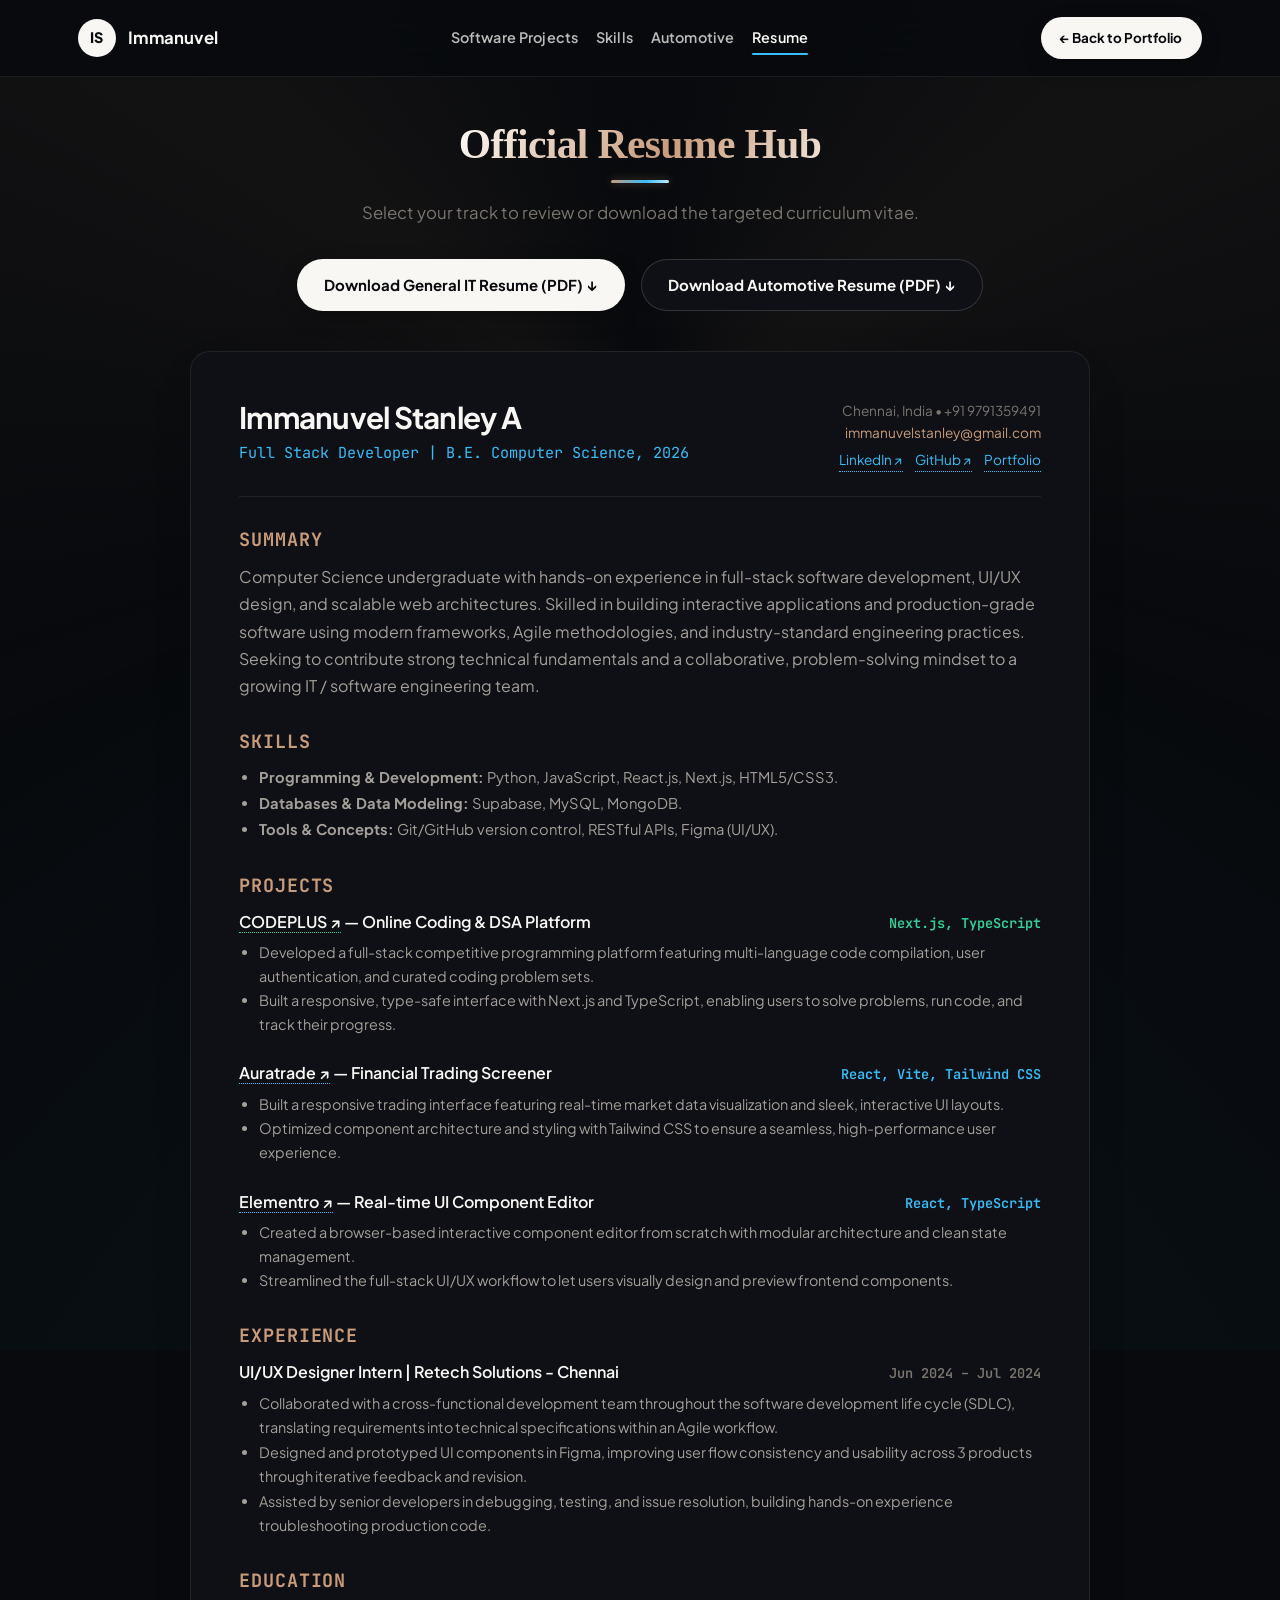
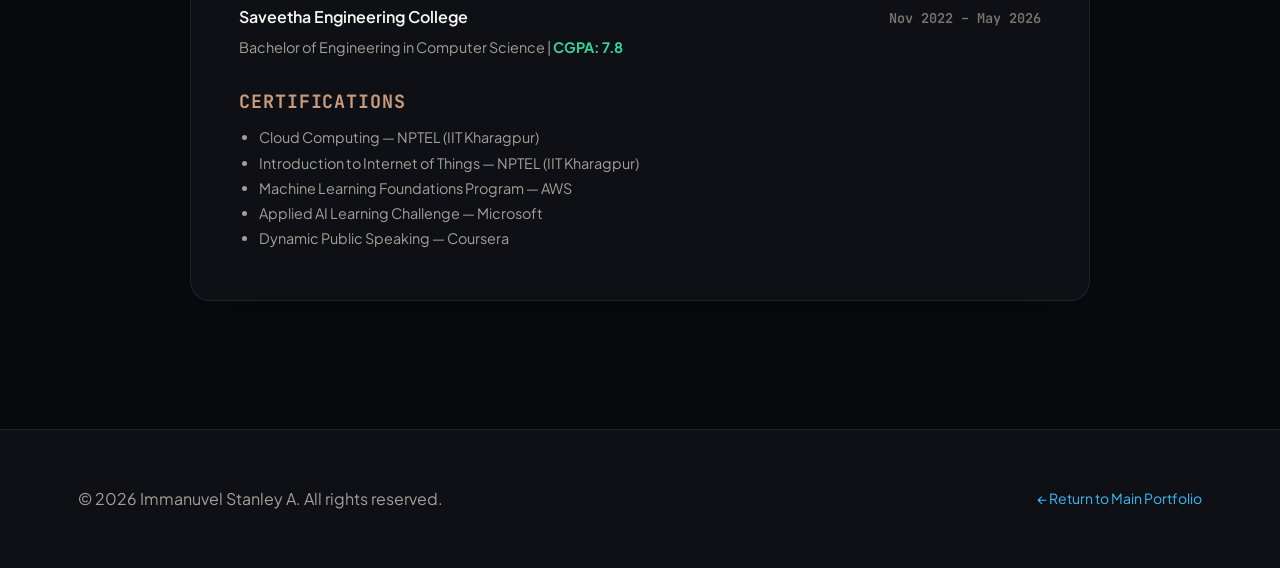
<file: resume.html>
<!DOCTYPE html>
<html lang="en" data-theme="dark">
<head>
  <meta charset="UTF-8">
  <meta name="viewport" content="width=device-width, initial-scale=1.0">
  <title>Resume Viewer & Downloads | Immanuvel Stanley A</title>
  <meta name="keywords" content="Resume, Curriculum Vitae, Immanuvel Stanley A, Software Engineer, Full Stack Developer, Automotive Diagnostics, Chennai">
  <meta name="author" content="Immanuvel Stanley A">

  <!-- Open Graph / Social Media -->
  <meta property="og:type" content="website">
  <meta property="og:title" content="Resume Viewer &amp; Downloads | Immanuvel Stanley A">
  <meta property="og:description" content="Download and inspect the verified General IT and Automotive resumes of Immanuvel Stanley A.">
  <meta property="og:image" content="assets/images/immanuvel.jpg">
  <meta name="twitter:card" content="summary_large_image">

  <link rel="icon" href="data:image/svg+xml,<svg xmlns='http://www.w3.org/2000/svg' viewBox='0 0 100 100'><rect width='100' height='100' rx='25' fill='%236366F1'/><text x='50%' y='68%' font-size='52' font-family='sans-serif' font-weight='bold' fill='white' text-anchor='middle'>IS</text></svg>">
    <!-- Cache Control (Ensures instant reload of latest styles/scripts) -->
  <meta http-equiv="Cache-Control" content="no-cache, no-store, must-revalidate">
  <meta http-equiv="Pragma" content="no-cache">
  <meta http-equiv="Expires" content="0">
  <script>
    if ('scrollRestoration' in history) {
      history.scrollRestoration = 'manual';
    }
    (function() {
      try {
        var navEntries = performance.getEntriesByType && performance.getEntriesByType('navigation');
        var isReload = (navEntries && navEntries[0] && navEntries[0].type === 'reload') ||
                       (performance.navigation && performance.navigation.type === 1);
        var savedY = parseInt(sessionStorage.getItem('portfolio_backflow_origin_y') || '0', 10);
        var savedPath = sessionStorage.getItem('portfolio_backflow_path');
        var savedTime = parseInt(sessionStorage.getItem('portfolio_backflow_time') || '0', 10);
        var isRecent = (Date.now() - savedTime) < 12000;
        if ((isReload || (savedPath === window.location.pathname && isRecent)) && savedY > 100) {
          window.scrollTo(0, savedY);
          window.__PORTFOLIO_BACKFLOW_START_Y__ = savedY;
        } else {
          window.scrollTo(0, 0);
        }
      } catch (e) {
        window.scrollTo(0, 0);
      }
      if (window.location.hash) {
        try {
          history.replaceState(null, '', window.location.pathname + window.location.search);
        } catch (e) {}
      }
    })();
  </script>
  <link rel="stylesheet" href="styles/style.css?v=8.9">
</head>
<body>

  <!-- Top Scroll Progress Bar -->
  <div id="scroll-progress-bar"></div>

  <!-- Navigation Bar -->
  <header class="navbar-wrap">
    <div class="container navbar-container">
      <a href="index.html" class="navbar-brand">
        <span class="brand-badge">IS</span>
        <span>Immanuvel</span>
      </a>

      <nav>
        <ul class="nav-links">
          <li><a href="index.html#projects" class="nav-link">Software Projects</a></li>
          <li><a href="index.html#skills" class="nav-link">Skills</a></li>
          <li><a href="service.html" class="nav-link">Automotive</a></li>
          <li><a href="resume.html" class="nav-link active">Resume</a></li>
        </ul>
      </nav>

      <div class="nav-actions">
        <a href="index.html" class="btn btn-primary btn-sm">
          <span class="btn-text-full">&larr; Back to Portfolio</span>
          <span class="btn-text-short">&larr; Back</span>
        </a>
        <button type="button" class="mobile-menu-btn" id="mobile-menu-toggle" aria-label="Open Navigation">
          <img src="assets/images/icons/menu.svg" alt="Menu" width="20" height="20" style="display:inline-block; filter: invert(0.85);">
        </button>
      </div>
    </div>
  </header>

  <!-- Main Resume Section -->
  <main class="section" style="padding-top:calc(72px + 3rem);">
    <div class="container">
      <div style="max-width:850px;margin:0 auto;text-align:center;margin-bottom:2.5rem;">
        <h1 class="section-title smooth-reveal" style="font-family:'Times New Roman', Times, serif;font-size:clamp(1.4rem, 3.25vw, 2.9rem);margin-bottom:1rem;font-weight:700;line-height:1.2;letter-spacing:-0.015em;">Official Resume Hub</h1>
        <p style="color:var(--text-muted);font-size:1.05rem;">Select your track to review or download the targeted curriculum vitae.</p>
        
        <div style="display:flex;justify-content:center;gap:1rem;margin-top:2rem;flex-wrap:wrap;">
          <a href="assets/resumes/Immanuvel_Stanley_Resume_General_IT.pdf" download="Immanuvel_Stanley_Resume_IT.pdf" class="btn btn-primary">
            Download General IT Resume (PDF) &darr;
          </a>
          <a href="assets/resumes/Immanuvel_Stanley_Resume_Automotive.pdf" download="Immanuvel_Stanley_Resume_Automotive.pdf" class="btn btn-secondary">
            Download Automotive Resume (PDF) &darr;
          </a>
        </div>
      </div>

      <!-- Resume Content Box -->
      <div style="max-width:900px;margin:0 auto;background:var(--bg-card);border:1px solid var(--border-subtle);border-radius:var(--radius-lg);padding:3rem;box-shadow:var(--shadow-lg);">
        <div style="border-bottom:1px solid var(--border-subtle);padding-bottom:1.5rem;margin-bottom:2rem;display:flex;justify-content:space-between;align-items:flex-start;flex-wrap:wrap;gap:1rem;">
          <div>
            <h2 style="font-size:1.85rem;margin-bottom:0.25rem;">Immanuvel Stanley A</h2>
            <p style="color:var(--accent-secondary);font-family:var(--font-mono);font-size:0.95rem;">Full Stack Developer | B.E. Computer Science, 2026</p>
          </div>
          <div style="text-align:right;font-size:0.85rem;color:var(--text-muted);line-height:1.6;">
            <div>Chennai, India • +91 9791359491</div>
            <div><a href="mailto:immanuvelstanley@gmail.com" style="color:var(--accent-primary);text-decoration:none;">immanuvelstanley@gmail.com</a></div>
            <div style="margin-top:0.35rem;display:flex;gap:0.75rem;justify-content:flex-end;flex-wrap:wrap;">
              <a href="https://www.linkedin.com/in/immanuvel-stanley-308881271/" target="_blank" rel="noopener noreferrer" style="color:var(--accent-secondary);text-decoration:none;border-bottom:1px dotted var(--accent-secondary);">LinkedIn ↗</a>
              <a href="https://github.com/ImmanuvelStanley" target="_blank" rel="noopener noreferrer" style="color:var(--accent-secondary);text-decoration:none;border-bottom:1px dotted var(--accent-secondary);">GitHub ↗</a>
              <a href="index.html" style="color:var(--accent-secondary);text-decoration:none;border-bottom:1px dotted var(--accent-secondary);">Portfolio</a>
            </div>
          </div>
        </div>

        <div style="margin-bottom:2rem;">
          <h3 style="font-size:1.15rem;text-transform:uppercase;letter-spacing:0.05em;color:var(--accent-primary);margin-bottom:0.75rem;font-family:var(--font-mono);">
            Summary
          </h3>
          <p style="color:var(--text-secondary);line-height:1.7;">
            Computer Science undergraduate with hands-on experience in full-stack software development, UI/UX design, and scalable web architectures. Skilled in building interactive applications and production-grade software using modern frameworks, Agile methodologies, and industry-standard engineering practices. Seeking to contribute strong technical fundamentals and a collaborative, problem-solving mindset to a growing IT / software engineering team.
          </p>
        </div>

        <div style="margin-bottom:2rem;">
          <h3 style="font-size:1.15rem;text-transform:uppercase;letter-spacing:0.05em;color:var(--accent-primary);margin-bottom:0.75rem;font-family:var(--font-mono);">
            Skills
          </h3>
          <ul style="font-size:0.92rem;color:var(--text-secondary);line-height:1.75;padding-left:1.25rem;margin:0;">
            <li><strong>Programming &amp; Development:</strong> Python, JavaScript, React.js, Next.js, HTML5/CSS3.</li>
            <li><strong>Databases &amp; Data Modeling:</strong> Supabase, MySQL, MongoDB.</li>
            <li><strong>Tools &amp; Concepts:</strong> Git/GitHub version control, RESTful APIs, Figma (UI/UX).</li>
          </ul>
        </div>

        <div style="margin-bottom:2rem;">
          <h3 style="font-size:1.15rem;text-transform:uppercase;letter-spacing:0.05em;color:var(--accent-primary);margin-bottom:0.75rem;font-family:var(--font-mono);">
            Projects
          </h3>
          <div style="margin-bottom:1.5rem;">
            <div style="display:flex;justify-content:space-between;align-items:baseline;flex-wrap:wrap;gap:0.5rem;font-weight:600;color:var(--text-primary);">
              <span><a href="https://codeplus-two.vercel.app/" target="_blank" rel="noopener noreferrer" style="color:inherit;text-decoration:none;border-bottom:1px dotted var(--accent-emerald);">CODEPLUS ↗</a> — Online Coding &amp; DSA Platform</span>
              <span style="color:var(--accent-emerald);font-family:var(--font-mono);font-size:0.85rem;">Next.js, TypeScript</span>
            </div>
            <ul style="font-size:0.9rem;color:var(--text-secondary);margin-top:0.4rem;padding-left:1.25rem;line-height:1.65;">
              <li>Developed a full-stack competitive programming platform featuring multi-language code compilation, user authentication, and curated coding problem sets.</li>
              <li>Built a responsive, type-safe interface with Next.js and TypeScript, enabling users to solve problems, run code, and track their progress.</li>
            </ul>
          </div>

          <div style="margin-bottom:1.5rem;">
            <div style="display:flex;justify-content:space-between;align-items:baseline;flex-wrap:wrap;gap:0.5rem;font-weight:600;color:var(--text-primary);">
              <span><a href="https://www.auratrade.in/" target="_blank" rel="noopener noreferrer" style="color:inherit;text-decoration:none;border-bottom:1px dotted var(--accent-cyan);">Auratrade ↗</a> — Financial Trading Screener</span>
              <span style="color:var(--accent-cyan);font-family:var(--font-mono);font-size:0.85rem;">React, Vite, Tailwind CSS</span>
            </div>
            <ul style="font-size:0.9rem;color:var(--text-secondary);margin-top:0.4rem;padding-left:1.25rem;line-height:1.65;">
              <li>Built a responsive trading interface featuring real-time market data visualization and sleek, interactive UI layouts.</li>
              <li>Optimized component architecture and styling with Tailwind CSS to ensure a seamless, high-performance user experience.</li>
            </ul>
          </div>

          <div>
            <div style="display:flex;justify-content:space-between;align-items:baseline;flex-wrap:wrap;gap:0.5rem;font-weight:600;color:var(--text-primary);">
              <span><a href="https://elementro.dev" target="_blank" rel="noopener noreferrer" style="color:inherit;text-decoration:none;border-bottom:1px dotted var(--accent-secondary);">Elementro ↗</a> — Real-time UI Component Editor</span>
              <span style="color:var(--accent-secondary);font-family:var(--font-mono);font-size:0.85rem;">React, TypeScript</span>
            </div>
            <ul style="font-size:0.9rem;color:var(--text-secondary);margin-top:0.4rem;padding-left:1.25rem;line-height:1.65;">
              <li>Created a browser-based interactive component editor from scratch with modular architecture and clean state management.</li>
              <li>Streamlined the full-stack UI/UX workflow to let users visually design and preview frontend components.</li>
            </ul>
          </div>
        </div>

        <div style="margin-bottom:2rem;">
          <h3 style="font-size:1.15rem;text-transform:uppercase;letter-spacing:0.05em;color:var(--accent-primary);margin-bottom:0.75rem;font-family:var(--font-mono);">
            Experience
          </h3>
          <div style="display:flex;justify-content:space-between;align-items:baseline;flex-wrap:wrap;gap:0.5rem;font-weight:600;color:var(--text-primary);margin-bottom:0.35rem;">
            <span>UI/UX Designer Intern | Retech Solutions - Chennai</span>
            <span style="color:var(--text-muted);font-size:0.85rem;font-family:var(--font-mono);">Jun 2024 &ndash; Jul 2024</span>
          </div>
          <ul style="font-size:0.9rem;color:var(--text-secondary);margin-top:0.35rem;padding-left:1.25rem;line-height:1.7;">
            <li>Collaborated with a cross-functional development team throughout the software development life cycle (SDLC), translating requirements into technical specifications within an Agile workflow.</li>
            <li>Designed and prototyped UI components in Figma, improving user flow consistency and usability across 3 products through iterative feedback and revision.</li>
            <li>Assisted by senior developers in debugging, testing, and issue resolution, building hands-on experience troubleshooting production code.</li>
          </ul>
        </div>

        <div style="margin-bottom:2rem;">
          <h3 style="font-size:1.15rem;text-transform:uppercase;letter-spacing:0.05em;color:var(--accent-primary);margin-bottom:0.75rem;font-family:var(--font-mono);">
            Education
          </h3>
          <div style="display:flex;justify-content:space-between;align-items:baseline;flex-wrap:wrap;gap:0.5rem;font-weight:600;color:var(--text-primary);">
            <span>Saveetha Engineering College</span>
            <span style="color:var(--text-muted);font-size:0.85rem;font-family:var(--font-mono);">Nov 2022 &ndash; May 2026</span>
          </div>
          <p style="font-size:0.9rem;color:var(--text-secondary);margin-top:0.35rem;">
            Bachelor of Engineering in Computer Science | <strong style="color:var(--accent-emerald);">CGPA: 7.8</strong>
          </p>
        </div>

        <div>
          <h3 style="font-size:1.15rem;text-transform:uppercase;letter-spacing:0.05em;color:var(--accent-primary);margin-bottom:0.75rem;font-family:var(--font-mono);">
            Certifications
          </h3>
          <ul style="font-size:0.9rem;color:var(--text-secondary);margin-top:0.35rem;padding-left:1.25rem;line-height:1.75;">
            <li>Cloud Computing &mdash; NPTEL (IIT Kharagpur)</li>
            <li>Introduction to Internet of Things &mdash; NPTEL (IIT Kharagpur)</li>
            <li>Machine Learning Foundations Program &mdash; AWS</li>
            <li>Applied AI Learning Challenge &mdash; Microsoft</li>
            <li>Dynamic Public Speaking &mdash; Coursera</li>
          </ul>
        </div>
      </div>
    </div>
  </main>

  <footer class="site-footer" style="margin-top:4rem;">
    <div class="container footer-content">
      <p>&copy; 2026 Immanuvel Stanley A. All rights reserved.</p>
      <a href="index.html" style="color:var(--accent-secondary);font-size:0.875rem;">&larr; Return to Main Portfolio</a>
    </div>
  </footer>

  <script src="js/main.js?v=8.9"></script>
</body>
</html>
</file>
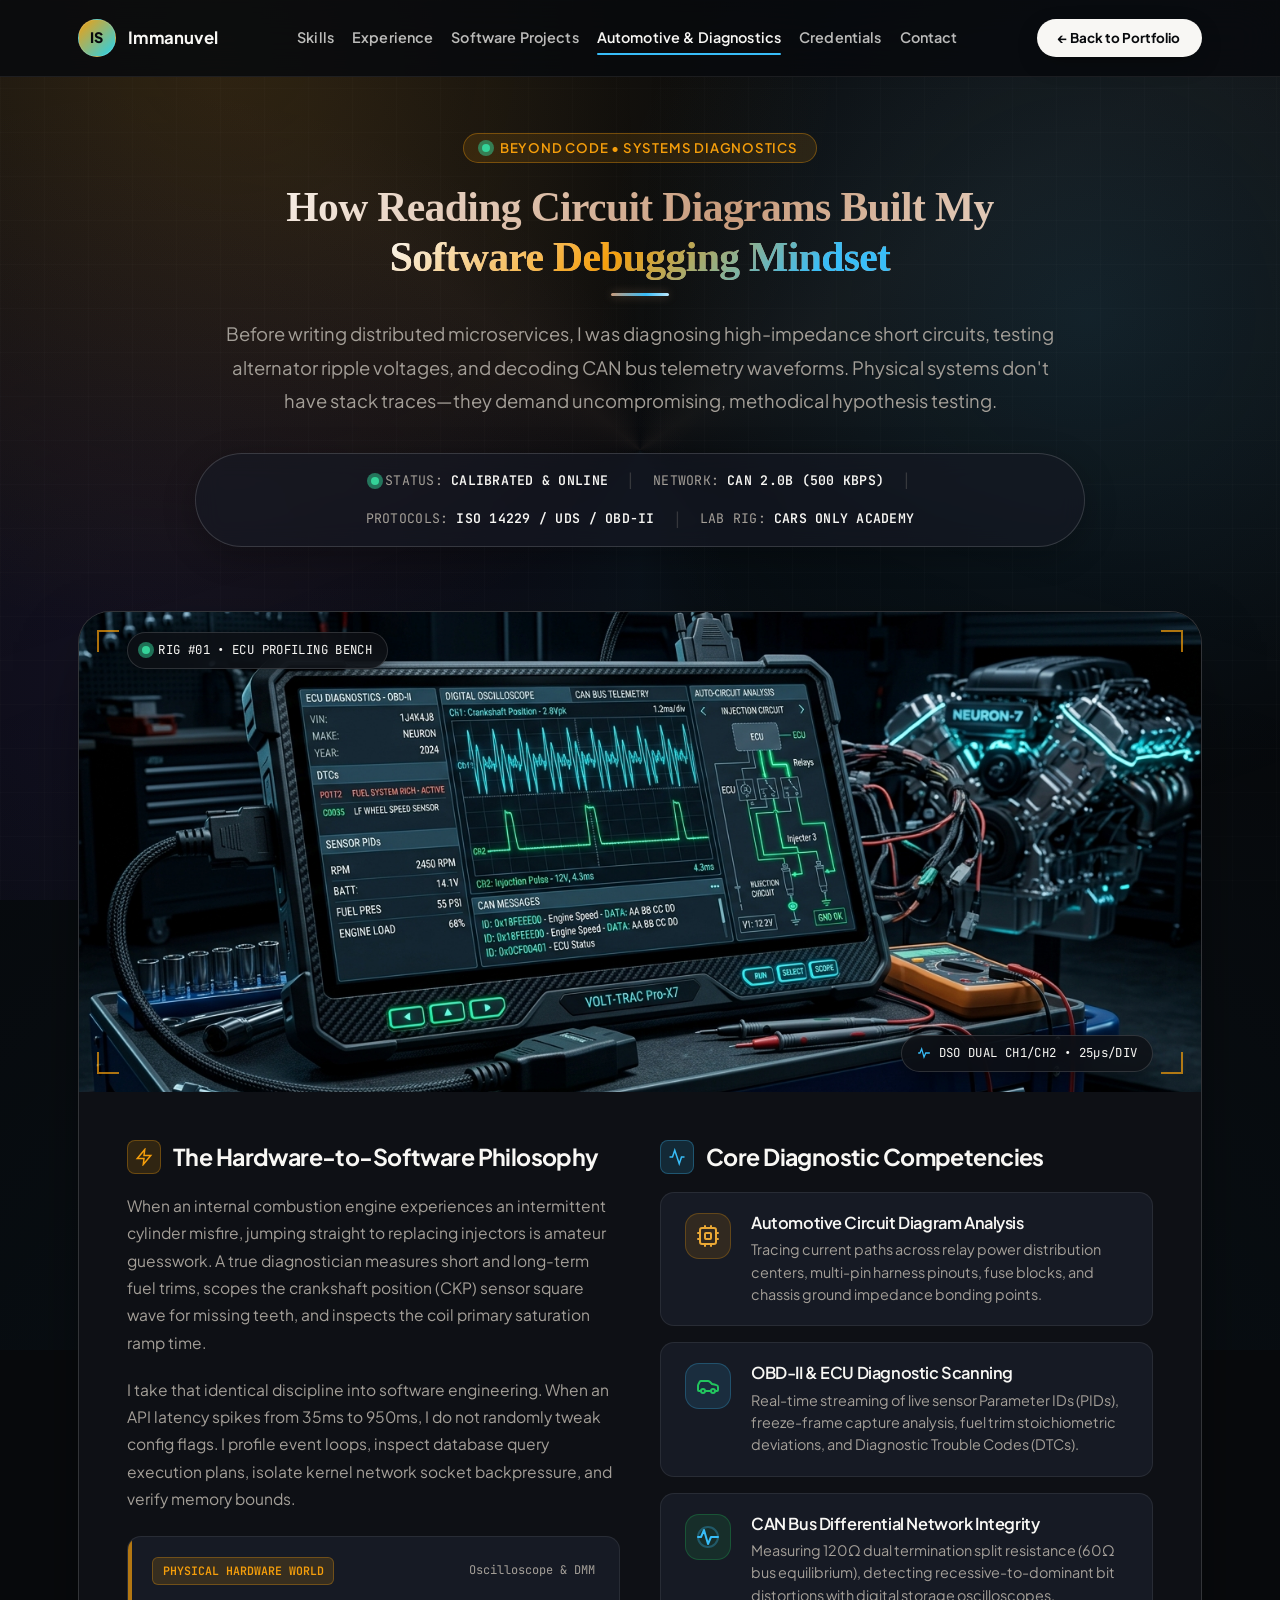
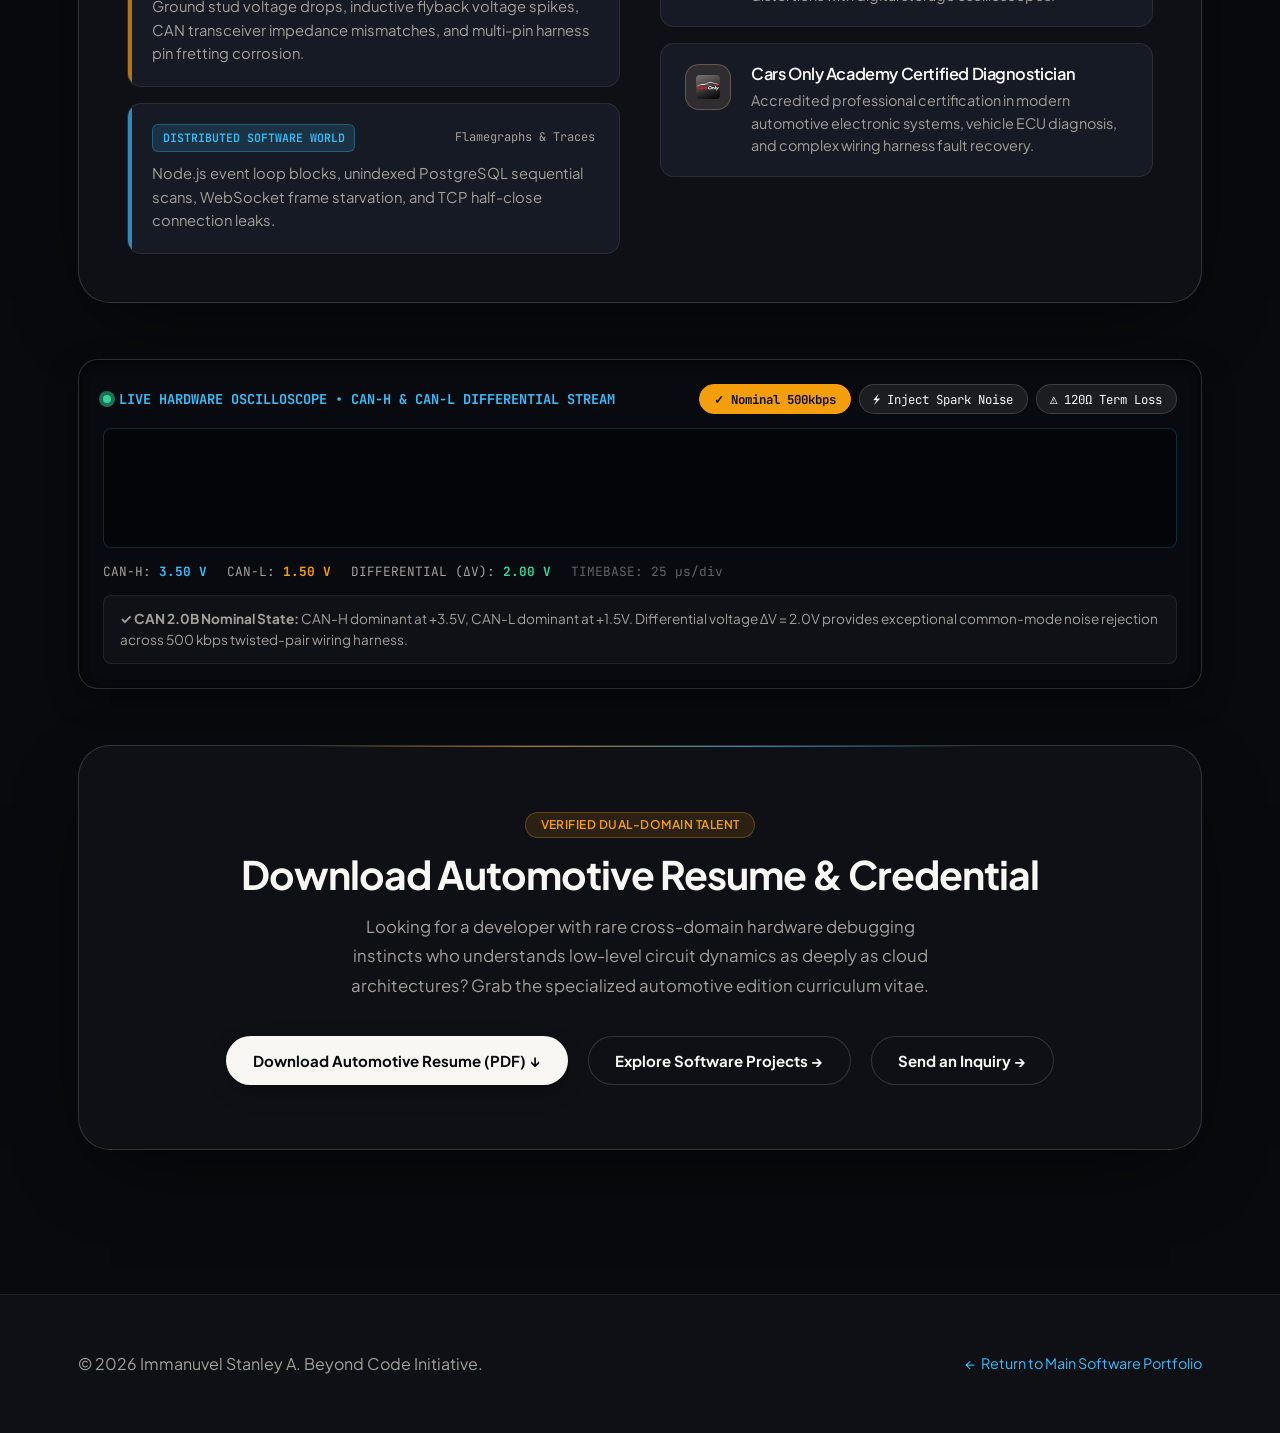
<file: service.html>
<!DOCTYPE html>
<html lang="en" data-theme="dark">
<head>
  <meta charset="UTF-8">
  <meta name="viewport" content="width=device-width, initial-scale=1.0">
  <title>Beyond Code: Systems Diagnostics &amp; Electrical Engineering | Immanuvel Stanley A</title>
  <meta name="keywords" content="Automotive Diagnostics, CAN Bus, Electrical Systems, Signal Analysis, Oscilloscope, Immanuvel Stanley, Embedded Systems, Chennai">
  <meta name="author" content="Immanuvel Stanley A">

  <!-- Open Graph / Social Media -->
  <meta property="og:type" content="article">
  <meta property="og:title" content="Beyond Code: Systems Diagnostics &amp; Electrical Engineering | Immanuvel Stanley A">
  <meta property="og:description" content="Beyond Code: Automotive Diagnostics, Differential CAN Bus Signal Analysis, and Electrical Systems experience of Immanuvel Stanley A.">
  <meta property="og:image" content="assets/images/immanuvel.jpg">
  <meta name="twitter:card" content="summary_large_image">

  <link rel="icon" href="data:image/svg+xml,<svg xmlns='http://www.w3.org/2000/svg' viewBox='0 0 100 100'><rect width='100' height='100' rx='25' fill='%23F59E0B'/><text x='50%' y='68%' font-size='52' font-family='sans-serif' font-weight='bold' fill='white' text-anchor='middle'>IS</text></svg>">
  
  <!-- Cache Control (Ensures instant reload of latest styles/scripts) -->
  <meta http-equiv="Cache-Control" content="no-cache, no-store, must-revalidate">
  <meta http-equiv="Pragma" content="no-cache">
  <meta http-equiv="Expires" content="0">
  <script>
    if ('scrollRestoration' in history) {
      history.scrollRestoration = 'manual';
    }
    (function() {
      try {
        var navEntries = performance.getEntriesByType && performance.getEntriesByType('navigation');
        var isReload = (navEntries && navEntries[0] && navEntries[0].type === 'reload') ||
                       (performance.navigation && performance.navigation.type === 1);
        var savedY = parseInt(sessionStorage.getItem('portfolio_backflow_origin_y') || '0', 10);
        var savedPath = sessionStorage.getItem('portfolio_backflow_path');
        var savedTime = parseInt(sessionStorage.getItem('portfolio_backflow_time') || '0', 10);
        var isRecent = (Date.now() - savedTime) < 12000;
        if ((isReload || (savedPath === window.location.pathname && isRecent)) && savedY > 100) {
          window.scrollTo(0, savedY);
          window.__PORTFOLIO_BACKFLOW_START_Y__ = savedY;
        } else {
          window.scrollTo(0, 0);
        }
      } catch (e) {
        window.scrollTo(0, 0);
      }
      if (window.location.hash) {
        try {
          history.replaceState(null, '', window.location.pathname + window.location.search);
        } catch (e) {}
      }
    })();
  </script>
  <link rel="stylesheet" href="styles/style.css?v=8.9">
</head>
<body class="selection:bg-brand-accent selection:text-brand-dark">

  <!-- Top Scroll Progress Bar -->
  <div id="scroll-progress-bar"></div>

  <!-- Ambient Cinematic Background Mesh (Zero-Overhead GPU Texture) -->
  <div class="ambient-scene" aria-hidden="true">
    <div class="ambient-grid-overlay"></div>
  </div>

  <!-- Navigation Bar -->
  <header class="navbar-wrap">
    <div class="container navbar-container">
      <a href="index.html" class="navbar-brand">
        <span class="brand-badge" style="background:linear-gradient(135deg, #F59E0B 0%, #22D3EE 100%);">IS</span>
        <span>Immanuvel</span>
      </a>

      <nav>
        <ul class="nav-links">
          <li><a href="index.html#skills" class="nav-link">Skills</a></li>
          <li><a href="index.html#experience" class="nav-link">Experience</a></li>
          <li><a href="index.html#projects" class="nav-link">Software Projects</a></li>
          <li><a href="service.html" class="nav-link active">Automotive &amp; Diagnostics</a></li>
          <li><a href="index.html#certifications" class="nav-link">Credentials</a></li>
          <li><a href="index.html#contact" class="nav-link">Contact</a></li>
        </ul>
      </nav>

      <div class="nav-actions">
        <!-- Nova Sliding CTA Buttons -->
        <a href="index.html" class="ui-button ui-button-primary btn-sm">
          <span class="ui-button-text-wrap">
            <span class="ui-button-text-default">
              <span class="btn-text-full">&larr; Back to Portfolio</span>
              <span class="btn-text-short">&larr; Back</span>
            </span>
            <span class="ui-button-text-hover">Explore Software &rarr;</span>
          </span>
        </a>

        <!-- Mobile Menu Toggle Button -->
        <button type="button" class="mobile-menu-btn" id="mobile-menu-toggle" aria-label="Open Navigation">
          <span></span><span></span><span></span>
        </button>
      </div>
    </div>
  </header>

  <!-- Page Hero Header -->
  <section class="section" style="padding-top:calc(72px + 3.8rem);padding-bottom:2.5rem;position:relative;z-index:1;">
    <div class="container">
      <div style="max-width:890px;margin:0 auto;text-align:center;">
        
        <div class="smooth-reveal reveal-delay-1" style="display:inline-flex;margin-bottom:1.25rem;">
          <span class="badge badge-amber" style="display:inline-flex;align-items:center;gap:0.6rem;padding:0.45rem 1.15rem;font-size:0.825rem;letter-spacing:0.06em;border-radius:var(--ui-radius-full);border:1px solid rgba(245, 158, 11, 0.35);background:rgba(245, 158, 11, 0.12);">
            <span class="telemetry-beacon"></span>
            <span>BEYOND CODE • SYSTEMS DIAGNOSTICS</span>
          </span>
        </div>

        <h1 class="smooth-reveal reveal-delay-2 section-title" style="font-family:'Times New Roman', Times, serif;font-size:clamp(1.4rem, 3.25vw, 2.9rem);margin-bottom:1.35rem;line-height:1.2;letter-spacing:-0.015em;font-weight:700;">
          How Reading Circuit Diagrams Built My <span class="animated-shimmer-text">Software Debugging Mindset</span>
        </h1>

        <p class="smooth-reveal reveal-delay-3 service-hero-desc" style="color:var(--color-on-surface-variant);max-width:830px;margin:0 auto;">
          Before writing distributed microservices, I was diagnosing high-impedance short circuits, testing alternator ripple voltages, and decoding CAN bus telemetry waveforms. Physical systems don't have stack traces—they demand uncompromising, methodical hypothesis testing.
        </p>

        <!-- Live Hardware Telemetry Ticker -->
        <div class="telemetry-strip smooth-reveal reveal-delay-4">
          <div class="telemetry-item">
            <span class="telemetry-label"><span class="telemetry-beacon"></span>STATUS:</span>
            <strong>CALIBRATED &amp; ONLINE</strong>
          </div>
          <span class="telemetry-divider" style="opacity:0.25;color:var(--color-on-surface-variant);">|</span>
          <div class="telemetry-item">
            <span class="telemetry-label">NETWORK:</span>
            <strong>CAN 2.0B (500 KBPS)</strong>
          </div>
          <span class="telemetry-divider" style="opacity:0.25;color:var(--color-on-surface-variant);">|</span>
          <div class="telemetry-item">
            <span class="telemetry-label">PROTOCOLS:</span>
            <strong>ISO 14229 / UDS / OBD-II</strong>
          </div>
          <span class="telemetry-divider" style="opacity:0.25;color:var(--color-on-surface-variant);">|</span>
          <div class="telemetry-item">
            <span class="telemetry-label">LAB RIG:</span>
            <strong>CARS ONLY ACADEMY</strong>
          </div>
        </div>

      </div>
    </div>
  </section>

  <!-- Diagnostic Hero Showcase Section -->
  <section class="section" style="padding-top:1.5rem;position:relative;z-index:1;">
    <div class="container">
      
      <!-- Hardware Showcase Card with HUD Optics -->
      <div class="diagnostic-showcase-card smooth-reveal reveal-scale">
        <div class="showcase-media-box">
          <img src="assets/images/automotive.jpg" alt="Automotive Diagnostic Hardware Suite - Immanuvel Stanley A" loading="lazy">
          
          <!-- Futuristic HUD Overlay -->
          <div class="hud-overlay" aria-hidden="true">
            <div class="hud-corner hud-corner-tl"></div>
            <div class="hud-corner hud-corner-tr"></div>
            <div class="hud-corner hud-corner-bl"></div>
            <div class="hud-corner hud-corner-br"></div>
            <div class="hud-scanline"></div>

            <div class="hud-badge hud-badge-tl">
              <span class="telemetry-beacon"></span>
              <span>RIG #01 • ECU PROFILING BENCH</span>
            </div>

            <div class="hud-badge hud-badge-br">
              <svg width="14" height="14" viewBox="0 0 24 24" fill="none" stroke="var(--accent-cyan)" stroke-width="2.2">
                <path d="M2 12h3l3-7 4 14 3-7h7"/>
              </svg>
              <span>DSO DUAL CH1/CH2 • 25µs/DIV</span>
            </div>
          </div>
        </div>

        <div class="service-content-grid">
          <!-- Left Column: The Philosophy -->
          <div>
            <div style="display:flex;align-items:center;gap:0.75rem;margin-bottom:1.15rem;">
              <span style="display:inline-flex;align-items:center;justify-content:center;width:34px;height:34px;border-radius:var(--ui-radius-sm);background:rgba(245, 158, 11, 0.15);border:1px solid rgba(245, 158, 11, 0.3);color:var(--accent-amber);">
                <svg width="18" height="18" viewBox="0 0 24 24" fill="none" stroke="currentColor" stroke-width="2">
                  <path d="M13 2L3 14h9l-1 8 10-12h-9l1-8z"></path>
                </svg>
              </span>
              <h3 style="font-size:1.45rem;color:var(--color-on-surface);margin:0;font-weight:700;">
                The Hardware-to-Software Philosophy
              </h3>
            </div>

            <p style="color:var(--color-on-surface-variant);font-size:0.975rem;line-height:1.75;margin-bottom:1.25rem;">
              When an internal combustion engine experiences an intermittent cylinder misfire, jumping straight to replacing injectors is amateur guesswork. A true diagnostician measures short and long-term fuel trims, scopes the crankshaft position (CKP) sensor square wave for missing teeth, and inspects the coil primary saturation ramp time.
            </p>

            <p style="color:var(--color-on-surface-variant);font-size:0.975rem;line-height:1.75;margin-bottom:1.5rem;">
              I take that identical discipline into software engineering. When an API latency spikes from 35ms to 950ms, I do not randomly tweak config flags. I profile event loops, inspect database query execution plans, isolate kernel network socket backpressure, and verify memory bounds.
            </p>

            <!-- Domain Comparison Cards -->
            <div class="domain-comparison-box">
              <div class="domain-card">
                <div class="domain-card-header">
                  <span class="domain-badge domain-badge-amber">Physical Hardware World</span>
                  <span style="font-family:var(--font-mono);font-size:0.75rem;color:var(--color-on-surface-variant);">Oscilloscope &amp; DMM</span>
                </div>
                <p>Ground stud voltage drops, inductive flyback voltage spikes, CAN transceiver impedance mismatches, and multi-pin harness pin fretting corrosion.</p>
              </div>

              <div class="domain-card software-domain">
                <div class="domain-card-header">
                  <span class="domain-badge domain-badge-cyan">Distributed Software World</span>
                  <span style="font-family:var(--font-mono);font-size:0.75rem;color:var(--color-on-surface-variant);">Flamegraphs &amp; Traces</span>
                </div>
                <p>Node.js event loop blocks, unindexed PostgreSQL sequential scans, WebSocket frame starvation, and TCP half-close connection leaks.</p>
              </div>
            </div>
          </div>

          <!-- Right Column: Core Diagnostic Competencies -->
          <div>
            <div style="display:flex;align-items:center;gap:0.75rem;margin-bottom:1.15rem;">
              <span style="display:inline-flex;align-items:center;justify-content:center;width:34px;height:34px;border-radius:var(--ui-radius-sm);background:rgba(56, 189, 248, 0.15);border:1px solid rgba(56, 189, 248, 0.3);color:var(--accent-cyan);">
                <svg width="18" height="18" viewBox="0 0 24 24" fill="none" stroke="currentColor" stroke-width="2">
                  <polyline points="22 12 18 12 15 21 9 3 6 12 2 12"></polyline>
                </svg>
              </span>
              <h3 style="font-size:1.45rem;color:var(--color-on-surface);margin:0;font-weight:700;">
                Core Diagnostic Competencies
              </h3>
            </div>

            <div class="competency-cards-list">
              <!-- Item 1: Circuit Diagrams -->
              <div class="competency-card">
                <div class="competency-icon-box">
                  <img src="assets/images/icons/circuit.svg" alt="Circuit Schematics" width="24" height="24">
                </div>
                <div class="competency-text">
                  <h4>Automotive Circuit Diagram Analysis</h4>
                  <p>Tracing current paths across relay power distribution centers, multi-pin harness pinouts, fuse blocks, and chassis ground impedance bonding points.</p>
                </div>
              </div>

              <!-- Item 2: OBD-II & ECU -->
              <div class="competency-card">
                <div class="competency-icon-box" style="background:rgba(56, 189, 248, 0.12);border-color:rgba(56, 189, 248, 0.25);">
                  <img src="assets/images/icons/obd2.svg" alt="OBD-II ECU Scanning" width="24" height="24">
                </div>
                <div class="competency-text">
                  <h4>OBD-II &amp; ECU Diagnostic Scanning</h4>
                  <p>Real-time streaming of live sensor Parameter IDs (PIDs), freeze-frame capture analysis, fuel trim stoichiometric deviations, and Diagnostic Trouble Codes (DTCs).</p>
                </div>
              </div>

              <!-- Item 3: CAN Bus -->
              <div class="competency-card">
                <div class="competency-icon-box" style="background:rgba(34, 197, 94, 0.12);border-color:rgba(34, 197, 94, 0.25);">
                  <img src="assets/images/icons/canbus.svg" alt="CAN Bus Oscilloscope" width="24" height="24">
                </div>
                <div class="competency-text">
                  <h4>CAN Bus Differential Network Integrity</h4>
                  <p>Measuring 120Ω dual termination split resistance (60Ω bus equilibrium), detecting recessive-to-dominant bit distortions with digital storage oscilloscopes.</p>
                </div>
              </div>

              <!-- Item 4: Cars Only Certified -->
              <div class="competency-card">
                <div class="competency-icon-box" style="background:rgba(200, 155, 123, 0.15);border-color:rgba(200, 155, 123, 0.35);">
                  <img src="assets/images/carsonly_logo.png" alt="Cars Only Academy Logo" width="24" height="24" style="object-fit:contain;border-radius:4px;">
                </div>
                <div class="competency-text">
                  <h4>Cars Only Academy Certified Diagnostician</h4>
                  <p>Accredited professional certification in modern automotive electronic systems, vehicle ECU diagnosis, and complex wiring harness fault recovery.</p>
                </div>
              </div>
            </div>
          </div>
        </div>
      </div>

      <!-- Live Interactive Differential CAN Bus Oscilloscope -->
      <div class="interactive-dso-container smooth-reveal reveal-scale">
        <div class="dso-header-bar">
          <div class="dso-status-title">
            <span class="telemetry-beacon"></span>
            <strong>LIVE HARDWARE OSCILLOSCOPE • CAN-H &amp; CAN-L DIFFERENTIAL STREAM</strong>
          </div>

          <div class="dso-controls-row">
            <button type="button" class="dso-sim-btn active" id="service-btn-nominal">
              ✓ Nominal 500kbps
            </button>
            <button type="button" class="dso-sim-btn" id="service-btn-noise">
              ⚡ Inject Spark Noise
            </button>
            <button type="button" class="dso-sim-btn" id="service-btn-fault">
              ⚠ 120Ω Term Loss
            </button>
          </div>
        </div>

        <!-- Canvas Scope Viewport -->
        <div class="dso-canvas-wrap">
          <canvas id="service-dso-canvas" height="120"></canvas>
        </div>

        <!-- Telemetry Indicators & Explanation Bar -->
        <div style="display:flex;justify-content:space-between;align-items:center;margin-top:0.85rem;flex-wrap:wrap;gap:0.75rem;">
          <div style="display:flex;gap:1.25rem;font-family:var(--font-mono);font-size:0.8rem;color:var(--color-on-surface-variant);flex-wrap:wrap;">
            <div>CAN-H: <strong id="service-canh-val" style="color:var(--accent-cyan);">3.51 V</strong></div>
            <div>CAN-L: <strong id="service-canl-val" style="color:var(--accent-amber);">1.49 V</strong></div>
            <div>DIFFERENTIAL (ΔV): <strong id="service-diff-val" style="color:var(--accent-emerald);">2.02 V</strong></div>
            <div style="opacity:0.6;">TIMEBASE: 25 µs/div</div>
          </div>
        </div>

        <div id="service-dso-explain" style="margin-top:0.75rem;padding:0.75rem 1rem;background:rgba(255,255,255,0.03);border:1px solid rgba(255,255,255,0.08);border-radius:var(--ui-radius-sm);font-size:0.85rem;line-height:1.6;color:var(--color-on-surface-variant);">
          <strong>✓ CAN 2.0B Nominal State:</strong> CAN-H dominant at +3.5V, CAN-L dominant at +1.5V. Differential voltage ΔV = 2.0V provides exceptional common-mode noise rejection across 500 kbps twisted-pair wiring harness.
        </div>
      </div>

      <!-- Action Callout Banner -->
      <div class="action-glow-card smooth-reveal reveal-scale" style="margin-top:3.5rem;">
        <div style="display:inline-block;margin-bottom:0.85rem;">
          <span class="badge badge-amber" style="font-size:0.75rem;padding:0.35rem 0.9rem;letter-spacing:0.04em;">
            VERIFIED DUAL-DOMAIN TALENT
          </span>
        </div>

        <h3 style="font-size:clamp(1.75rem, 3.5vw, 2.45rem);margin-bottom:0.85rem;font-weight:700;">
          Download Automotive Resume &amp; Credential
        </h3>

        <p style="color:var(--color-on-surface-variant);max-width:580px;margin:0 auto 2.25rem auto;font-size:1.05rem;line-height:1.75;">
          Looking for a developer with rare cross-domain hardware debugging instincts who understands low-level circuit dynamics as deeply as cloud architectures? Grab the specialized automotive edition curriculum vitae.
        </p>

        <div style="display:flex;gap:1.25rem;justify-content:center;flex-wrap:wrap;">
          <a href="assets/resumes/Immanuvel_Stanley_Resume_Automotive.pdf" download="Immanuvel_Stanley_Resume_Automotive.pdf" class="ui-button ui-button-primary">
            <span class="ui-button-text-wrap">
              <span class="ui-button-text-default">Download Automotive Resume (PDF) &darr;</span>
              <span class="ui-button-text-hover">Get PDF Copy Now &darr;</span>
            </span>
          </a>

          <a href="index.html#projects" class="ui-button ui-button-secondary">
            <span class="ui-button-text-wrap">
              <span class="ui-button-text-default">Explore Software Projects &rarr;</span>
              <span class="ui-button-text-hover">View Full Stack Work &rarr;</span>
            </span>
          </a>

          <a href="index.html#contact" class="ui-button ui-button-secondary">
            <span class="ui-button-text-wrap">
              <span class="ui-button-text-default">Send an Inquiry &rarr;</span>
              <span class="ui-button-text-hover">Let's Connect &rarr;</span>
            </span>
          </a>
        </div>
      </div>

    </div>
  </section>

  <!-- Site Footer -->
  <footer class="site-footer" style="margin-top:5rem;">
    <div class="container footer-content">
      <p>&copy; 2026 Immanuvel Stanley A. Beyond Code Initiative.</p>
      <a href="index.html" style="color:var(--accent-cyan);font-size:0.9rem;text-decoration:none;display:inline-flex;align-items:center;gap:0.35rem;transition:opacity 0.2s ease;">
        <span>&larr;</span> <span>Return to Main Software Portfolio</span>
      </a>
    </div>
  </footer>

  <script src="js/main.js?v=8.9"></script>
</body>
</html>
</file>
<file: styles/style.css>
/* ==========================================================================
   NOVA ASTRO THEME FOR IMMANUVEL STANLEY A PORTFOLIO
   Design System: Satoshi & Outfit Typography, Cream & Obsidian Palette,
   Terracotta/Camel Accent, Sliding Text Buttons, 2rem Curved Cards
   ========================================================================== */

/* 1. MODERN TYPOGRAPHY IMPORTS (SATOSHI BY FONTSHARE, PLUS JAKARTA SANS, INTER, SPACE GROTESK, SYNE, JETBRAINS MONO) */
@import url('https://api.fontshare.com/v2/css?f[]=satoshi@400,500,600,700,800,900&display=swap');
@import url('https://fonts.googleapis.com/css2?family=Abhaya+Libre:wght@400;500;600;700;800&family=Inter:wght@400;500;600;700;800&family=JetBrains+Mono:wght@400;500;600;700&family=Plus+Jakarta+Sans:wght@400;500;600;700;800&family=Space+Grotesk:wght@600;700;800&family=Syne:wght@700;800&display=swap');

/* 2. DESIGN TOKENS (NOVA ASTRO SIGNATURE PALETTE) */
:root {
  /* Nova Dark Theme (Default Obsidian / Graphite) */
  --color-surface: #0E1015;
  --color-surface-dim: #080A0D;
  --color-surface-bright: #151821;
  --color-surface-container: #161A24;
  --color-surface-container-high: #1E2330;

  --color-on-surface: #F8F7F4;
  --color-on-surface-variant: #A49F98;
  --color-text-muted: #7A756E;

  --color-brand-primary: #F8F7F4;
  --color-brand-accent: #C89B7B;       /* Nova Terracotta / Camel Gold */
  --color-brand-accent-hover: #DBA886;
  --color-brand-dark: #F8F7F4;
  --color-brand-light: #080A0D;
  --color-brand-cream: #14171F;

  --border-subtle: rgba(255, 255, 255, 0.08);
  --border-medium: rgba(255, 255, 255, 0.15);
  --border-accent: rgba(200, 155, 123, 0.35);

  --accent-emerald: #34D399;
  --accent-cyan: #38BDF8;
  --accent-amber: #F59E0B;
  --accent-rose: #FB7185;

  --font-heading: 'Satoshi', 'Plus Jakarta Sans', -apple-system, BlinkMacSystemFont, sans-serif;
  --font-body: 'Plus Jakarta Sans', 'Inter', -apple-system, BlinkMacSystemFont, sans-serif;
  --font-mono: 'JetBrains Mono', monospace;

  --ui-radius-xs: 6px;
  --ui-radius-sm: 8px;
  --ui-radius-md: 14px;
  --ui-radius-lg: 20px;
  --ui-radius-xl: 32px;               /* 2rem signature Nova curved cards */
  --ui-radius-full: 9999px;

  --ui-elevation-soft: 0 14px 40px -24px rgba(0, 0, 0, 0.7);
  --ui-elevation-strong: 0 28px 80px -32px rgba(0, 0, 0, 0.85);
  --shadow-accent-glow: 0 0 30px rgba(200, 155, 123, 0.22);

  --transition-fast: 160ms cubic-bezier(0.16, 1, 0.3, 1);
  --transition-normal: 280ms cubic-bezier(0.16, 1, 0.3, 1);
  --transition-smooth: 450ms cubic-bezier(0.16, 1, 0.3, 1);

  --container-max: 1220px;
  --spacing-section: clamp(3.25rem, 5vw, 4.75rem);

  /* Compatibility bindings */
  --bg-primary: var(--color-surface-dim);
  --bg-secondary: var(--color-surface);
  --bg-surface: var(--color-surface-container);
  --bg-surface-hover: var(--color-surface-container-high);
  --bg-card: var(--color-surface);
  --bg-glass: rgba(8, 10, 13, 0.85);

  --text-primary: var(--color-on-surface);
  --text-secondary: var(--color-on-surface-variant);
  --text-muted: var(--color-text-muted);
  --accent-primary: var(--color-brand-accent);
  --accent-secondary: #38BDF8;
  --gradient-brand: linear-gradient(135deg, #F8F7F4 0%, #C89B7B 100%);

  --radius-sm: var(--ui-radius-sm);
  --radius-md: var(--ui-radius-md);
  --radius-lg: var(--ui-radius-lg);
  --radius-xl: var(--ui-radius-xl);
  --shadow-lg: var(--ui-elevation-soft);
}

/* 3. LIGHT THEME (SIGNATURE NOVA ASTRO WARM CREAM / IVORY) */
[data-theme="light"] {
  --color-surface: #FFFDF9;
  --color-surface-dim: #F4F0E9;
  --color-surface-bright: #FFFFFF;
  --color-surface-container: #EEE8DF;
  --color-surface-container-high: #E2DBD0;

  --color-on-surface: #161616;
  --color-on-surface-variant: #68635D;
  --color-text-muted: #8C867E;

  --color-brand-primary: #161616;
  --color-brand-accent: #B98B6E;       /* Warm Terracotta */
  --color-brand-accent-hover: #A07458;
  --color-brand-dark: #161616;
  --color-brand-light: #FFFDF9;
  --color-brand-cream: #F4F0E9;

  --border-subtle: rgba(22, 22, 22, 0.08);
  --border-medium: rgba(22, 22, 22, 0.16);
  --border-accent: rgba(185, 139, 110, 0.35);

  --bg-primary: #FFFDF9;
  --bg-secondary: #F4F0E9;
  --bg-surface: #EEE8DF;
  --bg-surface-hover: #E2DBD0;
  --bg-card: #FFFDF9;
  --bg-glass: rgba(255, 253, 249, 0.88);

  --text-primary: #161616;
  --text-secondary: #68635D;
  --text-muted: #8C867E;
  --accent-primary: #B98B6E;
  --accent-secondary: #0284C7;
  --gradient-brand: linear-gradient(135deg, #161616 0%, #B98B6E 100%);

  --ui-elevation-soft: 0 14px 40px -24px rgba(22, 22, 22, 0.12);
  --ui-elevation-strong: 0 28px 80px -32px rgba(22, 22, 22, 0.18);
  --shadow-accent-glow: 0 0 24px rgba(185, 139, 110, 0.2);
}

/* 4. BASE RESET & NOVA BACKGROUND TEXTURE */
*, *::before, *::after {
  box-sizing: border-box;
  margin: 0;
  padding: 0;
}

html {
  scroll-padding-top: 85px;
  font-size: 16px;
  -webkit-text-size-adjust: 100%;
}

body {
  font-family: var(--font-body);
  background-color: var(--color-surface-dim);
  color: var(--color-on-surface);
  line-height: 1.65;
  overflow-x: hidden;
  position: relative;
  transition: background-color var(--transition-normal), color var(--transition-normal);
  -webkit-font-smoothing: antialiased;
  -moz-osx-font-smoothing: grayscale;
}

/* Scroll Progress Bar at the Top (GPU-Accelerated scaleX) */
#scroll-progress-bar {
  position: fixed;
  top: 0;
  left: 0;
  height: 3px;
  width: 100%;
  transform-origin: left center;
  transform: scaleX(0);
  background: var(--color-brand-accent);
  z-index: 1200;
  pointer-events: none;
}

/* Full-Page Rotating Ambient Cyber Plasma Glow (from Enquiry Box) */
body::before {
  content: '';
  position: fixed;
  top: -50%;
  left: -50%;
  width: 200%;
  height: 200%;
  background: conic-gradient(
    from 0deg,
    transparent 0deg,
    rgba(200, 155, 123, 0.065) 55deg,
    transparent 110deg,
    rgba(56, 189, 248, 0.05) 180deg,
    transparent 250deg,
    rgba(200, 155, 123, 0.065) 310deg,
    transparent 360deg
  );
  animation: contactPlasmaSpin 32s linear infinite;
  pointer-events: none;
  z-index: -1;
  opacity: 0.9;
}

[data-theme="light"] body::before {
  background: conic-gradient(
    from 0deg,
    transparent 0deg,
    rgba(185, 139, 110, 0.075) 55deg,
    transparent 110deg,
    rgba(2, 132, 199, 0.05) 180deg,
    transparent 250deg,
    rgba(185, 139, 110, 0.075) 310deg,
    transparent 360deg
  );
  opacity: 0.8;
}

/* Scrollbar */
::-webkit-scrollbar {
  width: 8px;
}
::-webkit-scrollbar-track {
  background: var(--color-surface-dim);
}
::-webkit-scrollbar-thumb {
  background: var(--border-medium);
  border-radius: var(--ui-radius-full);
}
::-webkit-scrollbar-thumb:hover {
  background: var(--accent-cyan);
}

/* Typography */
h1, h2, h3, h4, h5, h6 {
  font-family: var(--font-heading);
  font-weight: 700;
  line-height: 1.2;
  letter-spacing: -0.025em;
  color: var(--color-on-surface);
}

p {
  color: var(--color-on-surface-variant);
}

a {
  color: inherit;
  text-decoration: none;
  transition: color var(--transition-fast);
}

button {
  cursor: pointer;
  border: none;
  background: none;
  font-family: inherit;
}

img {
  max-width: 100%;
  height: auto;
  display: block;
}

code, kbd, samp, pre {
  font-family: var(--font-mono);
}

:focus-visible {
  outline: 2px solid var(--accent-cyan);
  outline-offset: 3px;
  border-radius: var(--ui-radius-xs);
}

/* 5. UTILITY & CONTAINER CLASSES */
.container {
  width: 100%;
  max-width: var(--container-max);
  margin-left: auto;
  margin-right: auto;
  padding-left: clamp(1.25rem, 4vw, 3rem);
  padding-right: clamp(1.25rem, 4vw, 3rem);
}

.section {
  padding-top: var(--spacing-section);
  padding-bottom: var(--spacing-section);
  position: relative;
}

.gradient-text {
  background: var(--gradient-brand);
  -webkit-background-clip: text;
  background-clip: text;
  -webkit-text-fill-color: transparent;
  display: inline-block;
}

.accent-text {
  color: var(--color-brand-accent);
}

/* Section Header Typography */
.section-header {
  margin-bottom: 3.5rem;
  position: relative;
}

.section-tag {
  display: none !important;
}

.section-title {
  font-family: 'Times New Roman', Times, serif;
  font-size: clamp(1.4rem, 3.25vw, 2.9rem);
  font-weight: 700;
  letter-spacing: -0.015em;
  line-height: 1.2;
  margin-bottom: 1.15rem;
  position: relative;
  display: inline-block;
  cursor: default;
  user-select: text;

  /* Liquid Auroral Headline Flow (Inherited from Enquiry Box) */
  background: linear-gradient(
    125deg,
    #FFFDF9 0%,
    var(--color-brand-accent) 25%,
    #FFFDF9 50%,
    #38bdf8 75%,
    #FFFDF9 100%
  );
  background-size: 240% auto;
  -webkit-background-clip: text;
  background-clip: text;
  -webkit-text-fill-color: transparent;
  animation: headlineLiquidFlow 8s linear infinite;

  transition: letter-spacing 0.45s cubic-bezier(0.16, 1, 0.3, 1),
              transform 0.45s cubic-bezier(0.16, 1, 0.3, 1),
              filter 0.45s ease;
}

@keyframes headlineLiquidFlow {
  0% { background-position: 0% 50%; }
  100% { background-position: 240% 50%; }
}

/* Light Theme Liquid Auroral Flow */
[data-theme="light"] .section-title {
  background: linear-gradient(
    125deg,
    #161616 0%,
    #B98B6E 25%,
    #161616 50%,
    #0284c7 75%,
    #161616 100%
  );
  background-size: 240% auto;
  -webkit-background-clip: text;
  background-clip: text;
  -webkit-text-fill-color: transparent;
  animation: headlineLiquidFlow 8s linear infinite;
}

/* Luminous Fiber-Optic Sweeping Accent Line (Inherited from Enquiry Box) */
.section-title::after {
  content: '';
  display: block;
  width: 58px;
  height: 3px;
  margin-top: 0.65rem;
  border-radius: 3px;
  background: linear-gradient(
    90deg,
    var(--color-brand-accent) 0%,
    #38bdf8 25%,
    #ffffff 50%,
    #38bdf8 75%,
    var(--color-brand-accent) 100%
  );
  background-size: 240% 100%;
  animation: fiberOpticSweepBar 3s ease-in-out infinite;
  box-shadow: 0 0 10px rgba(200, 155, 123, 0.45);
  transition: width 0.45s cubic-bezier(0.16, 1, 0.3, 1),
              box-shadow 0.45s ease;
}

@keyframes fiberOpticSweepBar {
  0% { background-position: 100% 0%; }
  50%, 100% { background-position: -100% 0%; }
}

/* Centered section headers get centered accent bar */
.section-header.text-center .section-title::after,
.text-center .section-title::after,
div[style*="text-align:center"] .section-title::after,
div[style*="text-align: center"] .section-title::after {
  margin-left: auto;
  margin-right: auto;
}

/* Interactive Hover Reactions: Breath tracking, gentle lift, and glowing accent */
.section-title:hover {
  letter-spacing: -0.005em;
  transform: translateY(-2px);
  filter: drop-shadow(0 4px 18px rgba(56, 189, 248, 0.32));
}

.section-title:hover::after {
  width: 96px;
  background: linear-gradient(90deg, #38BDF8 0%, #818CF8 100%);
  box-shadow: 0 0 14px rgba(56, 189, 248, 0.7), 0 0 22px rgba(56, 189, 248, 0.4);
}

@keyframes majorHeadingSheen {
  0% {
    background-position: 180% 0;
  }
  38%, 100% {
    background-position: -80% 0;
  }
}

.section-subtitle {
  font-size: 1.125rem;
  max-width: 680px;
  color: var(--color-on-surface-variant);
  line-height: 1.65;
}

/* Nova Pill Badges */
.badge {
  display: inline-flex;
  align-items: center;
  gap: 0.5rem;
  padding: 0.4rem 0.95rem;
  border-radius: var(--ui-radius-full);
  font-size: 0.8rem;
  font-weight: 600;
  letter-spacing: 0.02em;
  line-height: 1;
  background: rgba(200, 155, 123, 0.12);
  color: var(--color-brand-accent);
  border: 1px solid var(--border-accent);
  transition: all var(--transition-fast);
}

.badge-cyan {
  background: rgba(56, 189, 248, 0.12);
  color: var(--accent-cyan);
  border-color: rgba(56, 189, 248, 0.3);
}

.badge-emerald {
  background: rgba(52, 211, 153, 0.12);
  color: var(--accent-emerald);
  border-color: rgba(52, 211, 153, 0.3);
}

.badge-amber {
  background: rgba(245, 158, 11, 0.12);
  color: var(--accent-amber);
  border-color: rgba(245, 158, 11, 0.3);
}

.pulse-dot {
  width: 7px;
  height: 7px;
  border-radius: 50%;
  background: currentColor;
  position: relative;
  display: inline-block;
  vertical-align: middle;
}

.pulse-dot::after {
  content: '';
  position: absolute;
  top: -3px;
  left: -3px;
  width: 13px;
  height: 13px;
  border-radius: 50%;
  background: inherit;
  opacity: 0.45;
  animation: pulse-ring 2.2s cubic-bezier(0.24, 0, 0.38, 1) infinite;
}

@keyframes pulse-ring {
  0% { transform: scale(0.6); opacity: 0.8; }
  100% { transform: scale(2.2); opacity: 0; }
}

/* ==========================================================================
   6. SIGNATURE NOVA ASTRO BUTTON SYSTEM (SLIDING TEXT EFFECT)
   ========================================================================== */
.ui-button, .btn {
  display: inline-flex;
  align-items: center;
  justify-content: center;
  gap: 0.65rem;
  border-radius: var(--ui-radius-full);
  font-weight: 700;
  font-size: 0.9375rem;
  padding: 0.8rem 1.65rem;
  border: 1px solid transparent;
  cursor: pointer;
  position: relative;
  z-index: 6;
  overflow: visible;
  white-space: nowrap;
  user-select: none;
  transform: translateY(0);
  backface-visibility: hidden;
  -webkit-backface-visibility: hidden;
  will-change: transform;
  transition: transform 0.25s cubic-bezier(0.16, 1, 0.3, 1),
              box-shadow 0.25s ease,
              background-color 0.25s ease,
              border-color 0.25s ease;
}

.ui-button-primary, .btn-primary {
  background: var(--color-brand-primary);
  color: var(--color-brand-light);
  box-shadow: 0 8px 24px -4px rgba(0, 0, 0, 0.3);
}

.ui-button-primary:hover, .btn-primary:hover {
  transform: translateY(-2px);
  box-shadow: 0 14px 32px -4px rgba(0, 0, 0, 0.45);
}

.ui-button-accent {
  background: var(--accent-cyan);
  color: #080A0D;
  border: 1px solid rgba(56, 189, 248, 0.45);
  box-shadow: 0 4px 18px -4px rgba(56, 189, 248, 0.45);
}

.ui-button-accent:hover {
  background: #60A5FA;
  color: #080A0D;
  border-color: rgba(96, 165, 250, 0.85);
  box-shadow: 0 8px 24px -4px rgba(56, 189, 248, 0.65);
  transform: translateY(-2px);
}

.ui-button-brown, .btn-brown {
  background: var(--color-brand-accent);
  color: #080A0D;
  border: 1px solid rgba(200, 155, 123, 0.6);
  box-shadow: 0 4px 18px -4px rgba(200, 155, 123, 0.45);
}

.ui-button-brown:hover, .btn-brown:hover {
  background: var(--color-brand-accent-hover);
  color: #080A0D;
  border-color: rgba(219, 168, 134, 0.85);
  box-shadow: 0 8px 24px -4px rgba(200, 155, 123, 0.65);
  transform: translateY(-2px);
}

.ui-button-secondary, .btn-secondary {
  background: var(--color-surface);
  color: var(--color-on-surface);
  border: 1px solid var(--border-medium);
}

.ui-button-secondary:hover, .btn-secondary:hover {
  background: var(--color-surface-container);
  border-color: var(--accent-cyan);
  transform: translateY(-2px);
}

.btn-outline-cyan {
  background: transparent;
  color: var(--accent-cyan);
  border-color: rgba(56, 189, 248, 0.35);
}

.btn-outline-cyan:hover {
  background: rgba(56, 189, 248, 0.12);
  border-color: var(--accent-cyan);
  transform: translateY(-2px);
}

.btn-sm {
  padding: 0.55rem 1.15rem;
  font-size: 0.84rem;
}

.btn-icon {
  width: 42px;
  height: 42px;
  padding: 0;
  display: inline-flex;
  align-items: center;
  justify-content: center;
  border-radius: var(--ui-radius-full);
  background: var(--color-surface);
  border: 1px solid var(--border-subtle);
  color: var(--color-on-surface);
}

.btn-icon:hover {
  color: var(--accent-cyan);
  border-color: var(--accent-cyan);
  transform: translateY(-1.5px);
}

/* Nova Button Text Slider Animation */
.ui-button-text-wrap {
  display: inline-grid;
  grid-template-columns: 1fr;
  grid-template-rows: 1fr;
  align-items: center;
  justify-items: center;
  position: relative;
  line-height: 1.4;
  overflow: hidden;
  white-space: nowrap;
  pointer-events: none !important;
  z-index: 2;
}

.ui-button-text-default,
.ui-button-text-hover {
  grid-column: 1 / 2;
  grid-row: 1 / 2;
  display: block;
  width: 100%;
  text-align: center;
  backface-visibility: hidden;
  -webkit-backface-visibility: hidden;
  will-change: transform, opacity;
  transition: transform 0.35s cubic-bezier(0.16, 1, 0.3, 1),
              opacity 0.28s ease;
  pointer-events: none !important;
}

.ui-button-text-default {
  opacity: 1;
  transform: translateY(0);
}

.ui-button-text-hover {
  opacity: 0;
  transform: translateY(115%);
}

.ui-button:hover .ui-button-text-default,
.btn:hover .ui-button-text-default {
  opacity: 0;
  transform: translateY(-115%);
}

.ui-button:hover .ui-button-text-hover,
.btn:hover .ui-button-text-hover {
  opacity: 1;
  transform: translateY(0);
}

/* ==========================================================================
   7. NOVA FLOATING NAVBAR & UNDERLINE HOVER ANIMATION
   ========================================================================== */
.navbar-wrap {
  position: fixed;
  top: 0;
  left: 0;
  width: 100%;
  z-index: 1000;
  background: var(--bg-glass);
  backdrop-filter: blur(20px);
  -webkit-backdrop-filter: blur(20px);
  border-bottom: 1px solid var(--border-subtle);
  transform: translate3d(0, 0, 0);
  transition: background var(--transition-normal), border-color var(--transition-normal);
}

.navbar-container {
  display: flex;
  align-items: center;
  justify-content: space-between;
  height: 76px;
  gap: 1.5rem;
}

.navbar-brand {
  display: inline-flex;
  align-items: center;
  gap: 0.75rem;
  flex-shrink: 0;
  text-decoration: none;
  font-family: var(--font-heading);
  font-weight: 700;
  font-size: 1.05rem;
  color: var(--color-on-surface);
  letter-spacing: -0.01em;
}

.btn-text-short {
  display: none;
}

.brand-badge {
  display: flex;
  align-items: center;
  justify-content: center;
  width: 38px;
  height: 38px;
  border-radius: var(--ui-radius-full);
  background: var(--color-brand-primary);
  color: var(--color-brand-light);
  font-family: var(--font-heading);
  font-weight: 800;
  font-size: 0.9rem;
  letter-spacing: 0.05em;
  border: 1px solid var(--border-medium);
  flex-shrink: 0;
}

.brand-name {
  font-family: var(--font-heading);
  font-weight: 800;
  font-size: 1.15rem;
  letter-spacing: 0.12em;
  text-transform: uppercase;
  color: var(--color-on-surface);
  white-space: nowrap;
}

.brand-pulse-badge {
  display: inline-flex;
  align-items: center;
  justify-content: center;
  width: 26px;
  height: 26px;
  border-radius: var(--ui-radius-full);
  background: rgba(200, 155, 123, 0.22);
  border: 1px solid rgba(200, 155, 123, 0.35);
  margin-left: 0.2rem;
  color: var(--color-brand-accent);
  flex-shrink: 0;
}

.nav-links {
  display: flex;
  align-items: center;
  justify-content: center;
  gap: clamp(0.85rem, 1.4vw, 1.85rem);
  list-style: none;
  flex-shrink: 0;
}

.nav-link, .ui-nav-bar-link {
  font-family: var(--font-heading);
  font-size: 0.9rem;
  font-weight: 600;
  letter-spacing: 0.01em;
  color: var(--color-on-surface);
  opacity: 0.75;
  position: relative;
  padding: 0.4rem 0;
  white-space: nowrap;
  transition: opacity var(--transition-fast), color var(--transition-fast);
}

.nav-link:hover, .nav-link.active,
.ui-nav-bar-link:hover, .ui-nav-bar-link.active {
  opacity: 1;
  color: var(--color-on-surface);
}

/* Nova Underline Expanding Hover Effect */
.nav-link::after, .ui-nav-bar-link::after {
  content: '';
  position: absolute;
  bottom: -2px;
  left: 50%;
  width: 0;
  height: 2px;
  background: var(--accent-cyan);
  transition: width 0.3s cubic-bezier(0.16, 1, 0.3, 1), left 0.3s cubic-bezier(0.16, 1, 0.3, 1);
  border-radius: var(--ui-radius-full);
}

.nav-link:hover::after, .nav-link.active::after,
.ui-nav-bar-link:hover::after, .ui-nav-bar-link.active::after {
  width: 100%;
  left: 0;
}

.nav-actions {
  display: flex;
  align-items: center;
  gap: 0.65rem;
  flex-shrink: 0;
}

/* Command Palette Trigger Pill */
.cmd-palette-trigger {
  display: inline-flex;
  align-items: center;
  gap: 0.45rem;
  background: var(--color-surface);
  border: 1px solid var(--border-subtle);
  border-radius: var(--ui-radius-full);
  padding: 0.45rem 0.8rem;
  font-size: 0.8rem;
  color: var(--color-on-surface-variant);
  transition: all var(--transition-fast);
  white-space: nowrap;
}

.cmd-palette-trigger:hover {
  color: var(--color-on-surface);
  border-color: var(--accent-cyan);
}

.cmd-shortcut-kbd {
  background: rgba(200, 155, 123, 0.12);
  border: 1px solid var(--border-accent);
  padding: 0.12rem 0.4rem;
  border-radius: 4px;
  font-size: 0.7rem;
  font-family: var(--font-mono);
  color: var(--color-brand-accent);
}

.sound-toggle-btn, .theme-toggle-btn {
  width: 38px;
  height: 38px;
  border-radius: var(--ui-radius-full);
  background: var(--color-surface);
  border: 1px solid var(--border-subtle);
  color: var(--color-on-surface-variant);
  display: flex;
  align-items: center;
  justify-content: center;
  cursor: pointer;
  flex-shrink: 0;
  transition: all var(--transition-fast);
}

.sound-toggle-btn:hover, .theme-toggle-btn:hover {
  color: var(--accent-cyan);
  border-color: var(--accent-cyan);
}

.sound-toggle-btn.active {
  color: var(--accent-cyan);
  background: rgba(56, 189, 248, 0.12);
  border-color: rgba(56, 189, 248, 0.35);
}

.mobile-menu-btn {
  display: none;
  width: 40px;
  height: 40px;
  align-items: center;
  justify-content: center;
  background: var(--color-surface);
  border: 1px solid var(--border-subtle);
  border-radius: var(--ui-radius-full);
  color: var(--color-on-surface);
  font-size: 1.25rem;
  flex-shrink: 0;
}

/* ==========================================================================
   8. HERO SECTION (NOVA ASTRO EDITORIAL + WORKBENCH)
   ========================================================================== */
.hero-section {
  min-height: 100vh;
  min-height: 100dvh;
  display: flex;
  flex-direction: column;
  justify-content: center;
  padding-top: calc(76px + clamp(3.25rem, 5.5vh, 4.75rem));
  padding-bottom: clamp(3.25rem, 5.5vh, 4.75rem);
  position: relative;
  box-sizing: border-box;
}

.hero-grid {
  display: grid;
  grid-template-columns: 1.35fr 0.65fr;
  gap: 2.75rem;
  align-items: center;
  width: 100%;
}

.hero-title {
  font-family: 'Abhaya Libre', Georgia, serif;
  font-size: clamp(1.4rem, 3.25vw, 2.9rem);
  font-weight: 800;
  letter-spacing: -0.01em;
  text-transform: uppercase;
  margin-bottom: 0.55rem;
  line-height: 1.15;
  color: var(--color-on-surface);
  position: relative;
  display: block;
  width: 100%;
  white-space: nowrap;
  max-width: 100%;
  cursor: pointer;
  user-select: none;
  transition: transform var(--transition-fast);
}

.hero-title-text {
  display: inline-block;
  white-space: nowrap;
  position: relative;
}

.hero-title-initial {
  display: inline-flex;
  align-items: baseline;
  white-space: nowrap;
}

/* 3D Kinetic Character Stage & Reveal Animation */
.hero-char-cell {
  display: inline-block;
  overflow: hidden;
  vertical-align: top;
  perspective: 650px;
  line-height: 1.15;
}

.hero-char-glyph {
  display: inline-block;
  transform: translateY(115%) rotateX(-45deg);
  opacity: 0;
  filter: blur(8px);
  transition: transform 0.62s cubic-bezier(0.16, 1, 0.3, 1),
              opacity 0.42s ease,
              filter 0.45s ease,
              color 0.25s ease;
  transition-delay: calc(var(--char-i, 0) * 32ms);
  will-change: transform, opacity, filter;
  color: var(--color-on-surface);
}

.hero-char-space {
  display: inline-block;
  width: 0.28em;
}

/* Revealed State: Crisp snap into sharp view */
.hero-title.is-revealed .hero-char-glyph {
  transform: translateY(0) rotateX(0deg);
  opacity: 1;
  filter: blur(0px);
}

/* Dot Separator: Precise micro-gap after Y (0.12em) and clean gap before A (0.24em) */
.hero-title-dot {
  color: var(--color-brand-accent);
  font-weight: 900;
  display: inline-block;
  margin-left: 0.12em;
  margin-right: 0.24em;
  position: relative;
  transform: scale(0);
  opacity: 0;
  transition: transform 0.55s cubic-bezier(0.34, 1.56, 0.64, 1),
              opacity 0.35s ease,
              text-shadow 0.35s ease,
              color 0.3s ease;
  transition-delay: calc(var(--char-i, 17) * 32ms);
  text-shadow: 0 0 16px rgba(200, 155, 123, 0.55);
}

.hero-title.is-revealed .hero-title-dot {
  transform: scale(1);
  opacity: 1;
  animation: dotBeaconPulse 2.4s calc(18 * 32ms + 400ms) infinite ease-out;
}

@keyframes dotBeaconPulse {
  0%, 100% {
    text-shadow: 0 0 14px rgba(200, 155, 123, 0.5);
    color: var(--color-brand-accent);
  }
  50% {
    text-shadow: 0 0 24px rgba(200, 155, 123, 0.85), 0 0 35px var(--color-brand-accent);
    color: #FFFFFF;
  }
}

/* Interactive Hover Wave: Letters gently ripple when user hovers */
.hero-title.is-revealed:hover .hero-char-glyph {
  transform: translateY(-4px);
  color: #FFFFFF;
  transition: transform 0.28s cubic-bezier(0.16, 1, 0.3, 1), color 0.25s ease;
  transition-delay: calc(var(--char-i, 0) * 14ms);
}

.hero-title.is-revealed:hover .hero-title-dot {
  transform: scale(1.35);
  color: #FFFFFF;
  text-shadow: 0 0 24px rgba(255, 255, 255, 0.9), 0 0 36px var(--accent-cyan);
}

@media (prefers-reduced-motion: reduce) {
  .hero-char-glyph {
    transform: none !important;
    opacity: 1 !important;
    filter: none !important;
    transition: none !important;
  }
  .hero-title-dot {
    transform: none !important;
    opacity: 1 !important;
    transition: none !important;
    animation: none !important;
  }
  .project-metrics-callout::before,
  .project-metrics-callout svg,
  .project-category::before,
  .section-title {
    animation: none !important;
  }
  .section-title {
    background: none !important;
    -webkit-text-fill-color: var(--color-on-surface) !important;
    color: var(--color-on-surface) !important;
    transition: none !important;
  }
  .section-title::after {
    transition: none !important;
  }
}

/* Responsive Hero Title Single Line Guarantees */
@media (max-width: 992px) {
  .hero-grid {
    grid-template-columns: 1fr;
    gap: 2.25rem;
  }
}

@media (max-width: 768px) {
  .section-title,
  .contact-info-col h3 {
    font-size: clamp(1.15rem, 5.2vw, 1.95rem);
    letter-spacing: -0.025em;
  }
}

@media (max-width: 440px) {
  .section-title,
  .contact-info-col h3 {
    font-size: clamp(0.92rem, 5vw, 1.28rem);
    letter-spacing: -0.035em;
  }
}

/* Mobile Hero Title Bold Editorial Sizing */
@media (max-width: 640px) {
  .hero-title {
    display: block;
    font-size: clamp(2.1rem, 9.8vw, 2.9rem);
    line-height: 1.08;
    letter-spacing: -0.02em;
    white-space: normal;
    margin-bottom: 0.85rem;
  }

  .hero-title-text {
    display: block;
    white-space: normal;
  }

  .hero-char-space {
    display: block;
    width: 0;
    height: 0;
    margin: 0;
  }

  .hero-title-initial {
    display: inline-flex;
    white-space: nowrap;
  }

  .hero-role-flipper-wrap {
    display: block;
    margin-top: 0.45rem;
  }

  /* Mobile Hero Actions Unified Symmetrical Row */
  .hero-actions {
    display: flex;
    flex-direction: row;
    flex-wrap: nowrap;
    align-items: center;
    gap: 0.65rem;
    width: 100%;
    max-width: 440px;
    margin-bottom: 1.15rem;
  }

  .hero-actions .ui-button {
    height: 44px;
    padding: 0 0.85rem;
    font-size: clamp(0.78rem, 3.2vw, 0.875rem);
    letter-spacing: -0.015em;
    justify-content: center;
    text-align: center;
    white-space: nowrap;
  }

  .hero-actions .ui-button-primary {
    flex: 1.35 1 0;
  }

  .hero-actions .open-resume-modal-btn {
    flex: 0.85 1 0;
  }

  .hero-actions .ui-button-text-hover {
    display: none;
  }

  .hero-meta-row {
    display: flex;
    flex-wrap: wrap;
    align-items: center;
    gap: 0.5rem 0.6rem;
    margin-top: 0.25rem;
  }

  .hero-status-pill,
  .hero-location-pill {
    padding: 0.32rem 0.8rem;
    font-size: 0.78rem;
  }
}

@media (max-width: 360px) {
  .hero-title {
    font-size: clamp(1.85rem, 9.2vw, 2.15rem);
  }
  .hero-actions {
    gap: 0.45rem;
  }
  .hero-actions .ui-button {
    height: 42px;
    padding: 0 0.55rem;
    font-size: 0.75rem;
  }
  .hero-status-pill,
  .hero-location-pill {
    padding: 0.28rem 0.65rem;
    font-size: 0.74rem;
  }
}

/* 3D HERO ROLE FLIPPER (HOVER-TRIGGERED 120FPS SMOOTH FLIP) */
.hero-role-flipper-wrap {
  display: inline-flex;
  align-items: center;
  perspective: 1000px;
  height: 2.35rem;
  margin-bottom: 1.35rem;
  cursor: pointer;
  user-select: none;
}

.hero-role-flipper {
  display: grid;
  align-items: center;
  position: relative;
  height: 100%;
  transform-style: preserve-3d;
}

.role-flip-card {
  grid-area: 1 / 1;
  display: inline-flex;
  align-items: center;
  gap: 0.65rem;
  white-space: nowrap;
  backface-visibility: hidden;
  -webkit-backface-visibility: hidden;
  transform-origin: 50% 50%;
  transition: transform 0.5s cubic-bezier(0.16, 1, 0.3, 1), opacity 0.4s cubic-bezier(0.16, 1, 0.3, 1);
  will-change: transform, opacity;
}

/* Default state: Full Stack Developer (resting, active) */
.role-flip-front {
  transform: rotateX(0deg) translateY(0);
  opacity: 1;
  pointer-events: auto;
}

/* Hover state: Automotive Technician rests below */
.role-flip-back {
  transform: rotateX(-90deg) translateY(100%);
  opacity: 0;
  pointer-events: none;
}

/* When user moves cursor over there it flips smoothly */
.hero-role-flipper-wrap:hover .role-flip-front,
.hero-role-flipper-wrap.flipped .role-flip-front {
  transform: rotateX(90deg) translateY(-100%);
  opacity: 0;
  pointer-events: none;
}

.hero-role-flipper-wrap:hover .role-flip-back,
.hero-role-flipper-wrap.flipped .role-flip-back {
  transform: rotateX(0deg) translateY(0);
  opacity: 1;
  pointer-events: auto;
}

.role-badge-dot {
  width: 9px;
  height: 9px;
  border-radius: 50%;
  display: inline-block;
  flex-shrink: 0;
}

.dot-it {
  background: var(--color-brand-accent);
  box-shadow: 0 0 10px rgba(200, 155, 123, 0.7);
  animation: pulseRoleDot 2s ease-in-out infinite;
}

.dot-auto {
  background: var(--accent-cyan);
  box-shadow: 0 0 10px rgba(56, 189, 248, 0.7);
  animation: pulseRoleDot 2s ease-in-out infinite;
}

@keyframes pulseRoleDot {
  0%, 100% { transform: scale(1); opacity: 1; }
  50% { transform: scale(1.35); opacity: 0.7; }
}

.role-title-text {
  font-family: 'Space Grotesk', var(--font-heading);
  font-size: clamp(1.15rem, 2vw, 1.45rem);
  font-weight: 700;
  letter-spacing: -0.015em;
  transition: color var(--transition-fast);
}

.role-title-text.role-it {
  color: var(--color-brand-accent);
}

.role-title-text.role-auto {
  color: var(--accent-cyan);
}

.hero-subtitle {
  font-size: clamp(1.05rem, 1.8vw, 1.25rem);
  font-weight: 600;
  color: var(--color-brand-accent);
  font-family: var(--font-heading);
  letter-spacing: -0.01em;
  margin-bottom: 0.9rem;
}

.hero-description {
  font-size: 1.05rem;
  color: var(--color-on-surface-variant);
  line-height: 1.65;
  margin-bottom: 1.15rem;
  max-width: 590px;
}

.hero-actions {
  display: flex;
  align-items: center;
  flex-wrap: wrap;
  gap: 0.85rem;
  margin-bottom: 1rem;
}

.hero-meta-row {
  display: inline-flex;
  align-items: center;
  flex-wrap: wrap;
  gap: 0.75rem;
  margin-top: 0.35rem;
}

.hero-status-pill {
  display: inline-flex;
  align-items: center;
  gap: 0.55rem;
  padding: 0.38rem 0.95rem;
  background: rgba(200, 155, 123, 0.08);
  border: 1px solid var(--border-accent);
  border-radius: var(--ui-radius-full);
  font-size: 0.82rem;
  font-weight: 500;
  font-family: var(--font-body);
  letter-spacing: -0.005em;
  color: var(--color-brand-accent);
  margin-bottom: 0;
  transition: transform var(--transition-fast), border-color var(--transition-fast), background var(--transition-fast), box-shadow var(--transition-fast);
  cursor: default;
  user-select: none;
}

.hero-status-pill:hover {
  transform: translateY(-2px);
  border-color: var(--accent-cyan);
  background: rgba(56, 189, 248, 0.15);
  box-shadow: 0 4px 14px -3px rgba(56, 189, 248, 0.25);
}

.hero-status-pill .pulse-dot {
  background: var(--color-brand-accent);
  color: var(--color-brand-accent);
}

.hero-location-pill {
  display: inline-flex;
  align-items: center;
  gap: 0.45rem;
  padding: 0.38rem 0.95rem;
  background: rgba(255, 255, 255, 0.03);
  border: 1px solid var(--border-subtle);
  border-radius: var(--ui-radius-full);
  font-size: 0.82rem;
  font-weight: 500;
  font-family: var(--font-body);
  letter-spacing: -0.005em;
  color: var(--color-on-surface-variant);
  margin-bottom: 0;
  transition: transform var(--transition-fast), border-color var(--transition-fast), color var(--transition-fast), box-shadow var(--transition-fast);
  cursor: default;
  user-select: none;
}

.hero-location-pill svg {
  color: var(--color-brand-accent);
  flex-shrink: 0;
  transition: transform var(--transition-fast);
}

.hero-location-pill:hover {
  transform: translateY(-2px);
  border-color: var(--border-medium);
  color: var(--color-on-surface);
  box-shadow: 0 4px 14px -3px rgba(0, 0, 0, 0.25);
}

.hero-location-pill:hover svg {
  transform: translateY(-1px) scale(1.1);
}

[data-theme="light"] .hero-status-pill {
  background: rgba(185, 139, 110, 0.1);
  border-color: rgba(185, 139, 110, 0.35);
  color: var(--color-brand-accent);
}

[data-theme="light"] .hero-location-pill {
  background: var(--color-surface-container);
  border-color: var(--border-subtle);
  color: var(--color-on-surface-variant);
}

[data-theme="light"] .hero-location-pill:hover {
  border-color: var(--border-medium);
  color: var(--color-on-surface);
  box-shadow: 0 4px 14px -3px rgba(22, 22, 22, 0.08);
}

/* ==========================================================================
   9. HERO PROFILE PORTRAIT CARD (NOVA SIGNATURE CURVED FRAME)
   ========================================================================== */
.hero-photo-card {
  position: relative;
  overflow: hidden;
  border-radius: var(--ui-radius-xl);
  border: 1px solid var(--border-medium);
  box-shadow: var(--ui-elevation-strong);
  height: 415px;
  max-width: 345px;
  width: 100%;
  margin-left: auto;
  margin-right: 0;
  justify-self: end;
  background: var(--color-surface-dim);
  transition: transform var(--transition-normal), box-shadow var(--transition-normal), border-color var(--transition-normal);
}

.hero-photo-card:hover {
  transform: translateY(-4px);
  box-shadow: 0 32px 90px -28px rgba(0, 0, 0, 0.9), 0 0 30px rgba(56, 189, 248, 0.25);
  border-color: rgba(56, 189, 248, 0.45);
}

.hero-profile-img {
  width: 100%;
  height: 100%;
  object-fit: cover;
  object-position: center 15%;
  display: block;
  transition: transform 0.6s cubic-bezier(0.16, 1, 0.3, 1);
}

.hero-photo-card:hover .hero-profile-img {
  transform: scale(1.04);
}


.hero-workbench {
  background: var(--color-surface);
  border: 1px solid var(--border-subtle);
  border-radius: var(--ui-radius-xl);
  box-shadow: var(--ui-elevation-strong);
  overflow: hidden;
  display: flex;
  flex-direction: column;
  height: 480px;
  position: relative;
}

.workbench-tabs {
  background: var(--color-surface-dim);
  border-bottom: 1px solid var(--border-subtle);
  padding: 0.65rem 1rem 0;
  display: flex;
  align-items: center;
  gap: 0.5rem;
  overflow-x: auto;
}

.workbench-tab {
  font-family: var(--font-mono);
  font-size: 0.775rem;
  padding: 0.5rem 0.95rem;
  border-radius: var(--ui-radius-sm) var(--ui-radius-sm) 0 0;
  color: var(--color-text-muted);
  border: 1px solid transparent;
  border-bottom: none;
  cursor: pointer;
  display: flex;
  align-items: center;
  gap: 0.45rem;
  transition: all var(--transition-fast);
  white-space: nowrap;
}

.workbench-tab:hover {
  color: var(--color-on-surface);
}

.workbench-tab.active {
  color: var(--accent-cyan);
  background: var(--color-surface);
  border-color: var(--border-subtle);
  position: relative;
}

.workbench-tab.active::after {
  content: '';
  position: absolute;
  top: 0;
  left: 0;
  right: 0;
  height: 2px;
  background: var(--accent-cyan);
}

.workbench-pane {
  display: none;
  flex: 1;
  overflow-y: auto;
  position: relative;
}

.workbench-pane.active {
  display: flex;
  flex-direction: column;
}

/* Workbench Terminal */
.terminal-chip-bar {
  display: flex;
  align-items: center;
  gap: 0.45rem;
  padding: 0.55rem 1rem;
  background: var(--color-surface-dim);
  border-bottom: 1px solid var(--border-subtle);
  overflow-x: auto;
}

.terminal-chip {
  font-family: var(--font-mono);
  font-size: 0.72rem;
  padding: 0.25rem 0.65rem;
  border-radius: var(--ui-radius-full);
  background: var(--color-surface);
  border: 1px solid var(--border-subtle);
  color: var(--color-on-surface-variant);
  cursor: pointer;
  white-space: nowrap;
  transition: all var(--transition-fast);
}

.terminal-chip:hover {
  background: var(--accent-cyan);
  color: #080a0d;
  border-color: var(--accent-cyan);
}

.terminal-body {
  flex: 1;
  padding: 1.25rem;
  font-family: var(--font-mono);
  font-size: 0.8125rem;
  line-height: 1.6;
  overflow-y: auto;
}

.terminal-line {
  margin-bottom: 0.5rem;
  word-break: break-word;
}

.terminal-prompt {
  color: var(--color-brand-accent);
  font-weight: 700;
  margin-right: 0.45rem;
}

.terminal-output {
  color: var(--color-on-surface-variant);
}

.terminal-output.highlight {
  color: var(--color-on-surface);
  font-weight: 600;
}

.terminal-output.success {
  color: var(--color-brand-accent);
}

.terminal-input-row {
  display: flex;
  align-items: center;
  margin-top: 0.5rem;
}

.terminal-input {
  flex: 1;
  background: transparent;
  border: none;
  outline: none;
  font-family: var(--font-mono);
  font-size: 0.8125rem;
  color: var(--color-on-surface);
  caret-color: var(--color-brand-accent);
}

/* Workbench Stock Telemetry */
.stock-pane {
  padding: 1.25rem;
  display: flex;
  flex-direction: column;
  gap: 1rem;
  height: 100%;
}

.stock-telemetry-header {
  display: flex;
  align-items: center;
  justify-content: space-between;
  border-bottom: 1px solid var(--border-subtle);
  padding-bottom: 0.75rem;
}

.stock-symbol {
  font-family: var(--font-heading);
  font-size: 1.15rem;
  font-weight: 700;
  color: var(--color-on-surface);
}

.stock-price {
  font-family: var(--font-mono);
  font-size: 1.2rem;
  font-weight: 700;
  color: var(--color-brand-accent);
}

.canvas-chart-wrap {
  flex: 1;
  background: var(--color-surface-dim);
  border-radius: var(--ui-radius-md);
  border: 1px solid var(--border-subtle);
  position: relative;
  overflow: hidden;
  min-height: 180px;
}

#stock-live-canvas {
  width: 100%;
  height: 100%;
  display: block;
}

.stock-metrics-row {
  display: grid;
  grid-template-columns: repeat(3, 1fr);
  gap: 0.5rem;
}

.stock-metric-pill {
  background: var(--color-surface-dim);
  border: 1px solid var(--border-subtle);
  border-radius: var(--ui-radius-sm);
  padding: 0.45rem 0.65rem;
  text-align: center;
}

.stock-metric-pill span {
  display: block;
  font-size: 0.68rem;
  color: var(--color-text-muted);
  font-family: var(--font-mono);
}

.stock-metric-pill strong {
  font-size: 0.85rem;
  color: var(--color-on-surface);
  font-family: var(--font-mono);
}

/* Architecture Flow Diagram */
.arch-pane {
  padding: 1.25rem;
  display: flex;
  flex-direction: column;
  justify-content: center;
  align-items: center;
  height: 100%;
  gap: 0.75rem;
}

.arch-flow-diagram {
  width: 100%;
  max-width: 440px;
  display: flex;
  flex-direction: column;
  gap: 0.65rem;
}

.arch-node {
  background: var(--color-surface-dim);
  border: 1px solid var(--border-subtle);
  border-radius: var(--ui-radius-sm);
  padding: 0.65rem 1rem;
  display: flex;
  align-items: center;
  justify-content: space-between;
  font-family: var(--font-mono);
  font-size: 0.8rem;
  transition: all var(--transition-fast);
}

.arch-node:hover {
  border-color: var(--accent-cyan);
  background: rgba(56, 189, 248, 0.08);
}

.arch-node-title {
  font-weight: 600;
  color: var(--color-on-surface);
}

.arch-node-tech {
  color: var(--color-brand-accent);
  font-size: 0.72rem;
}

.arch-pipe {
  text-align: center;
  color: var(--color-brand-accent);
  font-family: var(--font-mono);
  font-size: 0.75rem;
  opacity: 0.8;
}

/* Test Runner Pane */
.test-pane {
  padding: 1.25rem;
  display: flex;
  flex-direction: column;
  gap: 0.65rem;
  height: 100%;
  overflow-y: auto;
}

.test-summary-bar {
  display: flex;
  align-items: center;
  justify-content: space-between;
  background: rgba(200, 155, 123, 0.12);
  border: 1px solid var(--border-accent);
  padding: 0.55rem 0.95rem;
  border-radius: var(--ui-radius-sm);
  font-family: var(--font-mono);
  font-size: 0.8rem;
  color: var(--color-brand-accent);
}

.test-item {
  display: flex;
  align-items: center;
  justify-content: space-between;
  font-family: var(--font-mono);
  font-size: 0.775rem;
  padding: 0.4rem 0.6rem;
  border-bottom: 1px solid var(--border-subtle);
}

.test-pass {
  color: var(--color-brand-accent);
}

.test-name {
  color: var(--color-on-surface-variant);
}

.test-time {
  color: var(--color-text-muted);
}

/* ==========================================================================
   10. KEY METRICS STRIP (NOVA MINIMALIST NUMERALS)
   ========================================================================== */
.metrics-strip {
  padding: 2.5rem 0;
  border-top: 1px solid var(--border-subtle);
  border-bottom: 1px solid var(--border-subtle);
  background: var(--color-surface);
}

.metrics-grid {
  display: grid;
  grid-template-columns: repeat(4, 1fr);
  gap: 2rem;
}

.metric-item {
  display: flex;
  flex-direction: column;
  gap: 0.35rem;
}

.metric-number {
  font-family: var(--font-heading);
  font-size: clamp(1.5rem, 3vw, 2.1rem);
  font-weight: 800;
  letter-spacing: -0.035em;
  color: var(--color-on-surface);
}

.highlight-cyan {
  color: var(--color-brand-accent) !important;
}

.highlight-emerald {
  color: var(--color-on-surface) !important;
}

.metric-label {
  font-size: 0.875rem;
  color: var(--color-on-surface-variant);
  line-height: 1.4;
}

/* ==========================================================================
   11. SIGNATURE NOVA PORTFOLIO SHOWCASE (2REM ROUNDED CARDS)
   ========================================================================== */
.filter-tabs {
  display: inline-flex;
  align-items: center;
  gap: 0.35rem;
  background: var(--color-surface);
  border: 1px solid var(--border-medium);
  padding: 0.35rem;
  border-radius: var(--ui-radius-full);
  margin-bottom: 2.75rem;
  box-shadow: 0 14px 38px -10px rgba(0, 0, 0, 0.6), inset 0 1px 0 rgba(255, 255, 255, 0.05);
  position: relative;
  max-width: 100%;
  overflow-x: auto;
  scrollbar-width: none;
}

.filter-tabs::-webkit-scrollbar {
  display: none;
}

[data-theme="light"] .filter-tabs {
  background: #FFFFFF;
  border-color: rgba(0, 0, 0, 0.1);
  box-shadow: 0 14px 32px -12px rgba(0, 0, 0, 0.08), inset 0 1px 0 rgba(255, 255, 255, 0.9);
}

.filter-btn {
  font-family: var(--font-body);
  font-size: 0.84rem;
  font-weight: 600;
  letter-spacing: -0.01em;
  padding: 0.5rem 1.15rem;
  border-radius: var(--ui-radius-full);
  background: transparent;
  border: 1px solid transparent;
  color: var(--color-on-surface-variant);
  cursor: pointer;
  transition: all var(--transition-fast);
  display: inline-flex;
  align-items: center;
  gap: 0.5rem;
  white-space: nowrap;
}

.filter-btn:hover {
  color: var(--color-on-surface);
}

/* Category-specific Hover Colors */
.filter-btn[data-filter="all"]:hover {
  background: rgba(200, 155, 123, 0.09);
  border-color: rgba(200, 155, 123, 0.28);
}

.filter-btn[data-filter="web"]:hover {
  background: rgba(56, 189, 248, 0.09);
  border-color: rgba(56, 189, 248, 0.28);
}

.filter-btn[data-filter="ai"]:hover {
  background: rgba(52, 211, 153, 0.09);
  border-color: rgba(52, 211, 153, 0.28);
}

.filter-btn[data-filter="vision"]:hover {
  background: rgba(168, 85, 247, 0.09);
  border-color: rgba(168, 85, 247, 0.28);
}

/* Category Indicator Dots */
.filter-dot {
  width: 7px;
  height: 7px;
  border-radius: 50%;
  display: inline-block;
  transition: all var(--transition-fast);
  flex-shrink: 0;
}

.filter-dot-all {
  background: var(--color-brand-accent);
  box-shadow: 0 0 8px var(--color-brand-accent);
}

.filter-dot-web {
  background: #38BDF8;
  box-shadow: 0 0 8px #38BDF8;
}

.filter-dot-ai {
  background: #34D399;
  box-shadow: 0 0 8px #34D399;
}

.filter-dot-vision {
  background: #A855F7;
  box-shadow: 0 0 8px #A855F7;
}

/* Filter Count Pills */
.filter-count {
  display: inline-flex;
  align-items: center;
  justify-content: center;
  min-width: 20px;
  height: 20px;
  padding: 0 6px;
  border-radius: var(--ui-radius-full);
  font-size: 0.72rem;
  font-weight: 700;
  line-height: 1;
  background: rgba(255, 255, 255, 0.07);
  color: var(--color-text-muted);
  transition: all var(--transition-fast);
}

[data-theme="light"] .filter-count {
  background: rgba(0, 0, 0, 0.06);
}

.filter-btn:hover .filter-count {
  color: var(--color-on-surface);
  background: rgba(255, 255, 255, 0.12);
}

/* Active State with Rich Color Effects */
.filter-btn.active {
  font-weight: 700;
}

.filter-btn[data-filter="all"].active {
  background: linear-gradient(135deg, #DEAA85 0%, #C89B7B 60%, #B88562 100%);
  border-color: rgba(255, 255, 255, 0.35);
  color: #080A0D;
  box-shadow: 0 4px 18px -2px rgba(200, 155, 123, 0.55), inset 0 1px 0 rgba(255, 255, 255, 0.4);
}

.filter-btn[data-filter="all"].active .filter-dot {
  background: #080A0D;
  box-shadow: none;
}

.filter-btn[data-filter="all"].active .filter-count {
  background: rgba(0, 0, 0, 0.2);
  color: #080A0D;
}

.filter-btn[data-filter="web"].active {
  background: linear-gradient(135deg, #60A5FA 0%, #38BDF8 60%, #0284C7 100%);
  border-color: rgba(255, 255, 255, 0.35);
  color: #080A0D;
  box-shadow: 0 4px 18px -2px rgba(56, 189, 248, 0.55), inset 0 1px 0 rgba(255, 255, 255, 0.4);
}

.filter-btn[data-filter="web"].active .filter-dot {
  background: #080A0D;
  box-shadow: none;
}

.filter-btn[data-filter="web"].active .filter-count {
  background: rgba(0, 0, 0, 0.2);
  color: #080A0D;
}

.filter-btn[data-filter="ai"].active {
  background: linear-gradient(135deg, #4ADE80 0%, #34D399 60%, #059669 100%);
  border-color: rgba(255, 255, 255, 0.35);
  color: #080A0D;
  box-shadow: 0 4px 18px -2px rgba(52, 211, 153, 0.55), inset 0 1px 0 rgba(255, 255, 255, 0.4);
}

.filter-btn[data-filter="ai"].active .filter-dot {
  background: #080A0D;
  box-shadow: none;
}

.filter-btn[data-filter="ai"].active .filter-count {
  background: rgba(0, 0, 0, 0.2);
  color: #080A0D;
}

.filter-btn[data-filter="vision"].active {
  background: linear-gradient(135deg, #C084FC 0%, #A855F7 60%, #7E22CE 100%);
  border-color: rgba(255, 255, 255, 0.35);
  color: #FFFFFF;
  box-shadow: 0 4px 18px -2px rgba(168, 85, 247, 0.55), inset 0 1px 0 rgba(255, 255, 255, 0.3);
}

.filter-btn[data-filter="vision"].active .filter-dot {
  background: #FFFFFF;
  box-shadow: none;
}

.filter-btn[data-filter="vision"].active .filter-count {
  background: rgba(255, 255, 255, 0.25);
  color: #FFFFFF;
}

@media (max-width: 680px) {
  .filter-tabs {
    border-radius: var(--ui-radius-lg);
    gap: 0.25rem;
    padding: 0.3rem;
  }
  .filter-btn {
    font-size: 0.78rem;
    padding: 0.45rem 0.85rem;
  }
}

/* Flagship Project Showcase (AuraTrade) & Modern Motion Suite */
.project-flagship-card {
  display: grid;
  grid-template-columns: 1.15fr 0.85fr;
  gap: 3rem;
  background: var(--color-surface);
  border: 1px solid var(--border-subtle);
  border-radius: var(--ui-radius-xl);
  overflow: hidden;
  margin-bottom: 2.75rem;
  padding: 2.75rem;
  position: relative;
  box-shadow: var(--ui-elevation-soft);
  perspective: 1200px;
  will-change: transform, box-shadow;
  transition: transform 0.45s cubic-bezier(0.16, 1, 0.3, 1),
              box-shadow 0.45s cubic-bezier(0.16, 1, 0.3, 1),
              border-color 0.35s ease;
}

/* Dynamic Radial Cursor Spotlight Follower */
.project-flagship-card::before,
.project-card::before {
  content: '';
  position: absolute;
  inset: 0;
  border-radius: inherit;
  background: radial-gradient(
    650px circle at var(--mouse-x, 50%) var(--mouse-y, 50%),
    rgba(56, 189, 248, 0.12),
    rgba(56, 189, 248, 0.04) 35%,
    transparent 70%
  );
  opacity: 0;
  pointer-events: none;
  transition: opacity 0.45s ease;
  z-index: 1;
}

.project-flagship-card:hover::before,
.project-card:hover::before {
  opacity: 1;
}

/* Active In-View Ambient Aura while viewing */
.project-flagship-card.is-in-view {
  border-color: rgba(56, 189, 248, 0.35);
  box-shadow: 0 16px 45px -12px rgba(0, 0, 0, 0.55),
              0 0 25px -4px rgba(56, 189, 248, 0.15);
}

.project-flagship-card:hover {
  transform: translateY(-4px);
  border-color: rgba(56, 189, 248, 0.55);
  box-shadow: 0 26px 65px -15px rgba(0, 0, 0, 0.75),
              0 0 35px -5px rgba(56, 189, 248, 0.25),
              0 0 15px rgba(56, 189, 248, 0.18);
}

.flagship-media {
  position: relative;
  border-radius: var(--ui-radius-lg);
  overflow: hidden;
  border: 1px solid var(--border-subtle);
  background: #000;
  max-height: 420px;
  transform-style: preserve-3d;
  transition: transform 0.5s cubic-bezier(0.16, 1, 0.3, 1),
              border-color 0.35s ease,
              box-shadow 0.4s ease;
}

/* Active Monitor Screen Radar / Scanline Sweep across Displays */
.flagship-media::after,
.project-card-media::after {
  content: '';
  position: absolute;
  top: -120%;
  left: 0;
  width: 100%;
  height: 55%;
  background: linear-gradient(
    180deg,
    transparent 0%,
    rgba(56, 189, 248, 0.04) 30%,
    rgba(56, 189, 248, 0.22) 50%,
    rgba(255, 255, 255, 0.25) 52%,
    rgba(56, 189, 248, 0.1) 65%,
    transparent 100%
  );
  pointer-events: none;
  z-index: 2;
  transform: skewY(-5deg);
  animation: mediaScanlineGlide 6.5s cubic-bezier(0.4, 0, 0.2, 1) infinite;
}

.project-flagship-card:hover .flagship-media::after,
.project-card:hover .project-card-media::after {
  animation-duration: 3.2s;
}

@keyframes mediaScanlineGlide {
  0% {
    top: -80%;
    opacity: 0;
  }
  12% {
    opacity: 1;
  }
  48% {
    top: 155%;
    opacity: 0.9;
  }
  49%, 100% {
    top: 155%;
    opacity: 0;
  }
}

/* Live Telemetry HUD Badge on Project Media */
.media-live-badge {
  position: absolute;
  top: 1.15rem;
  right: 1.15rem;
  display: inline-flex;
  align-items: center;
  gap: 0.48rem;
  padding: 0.34rem 0.78rem;
  background: rgba(10, 12, 16, 0.78);
  border: 1px solid rgba(255, 255, 255, 0.16);
  border-radius: var(--ui-radius-full);
  backdrop-filter: blur(12px);
  -webkit-backdrop-filter: blur(12px);
  font-family: 'Plus Jakarta Sans', var(--font-body);
  font-size: 0.68rem;
  font-weight: 700;
  letter-spacing: 0.08em;
  text-transform: uppercase;
  color: #FFFDF9;
  z-index: 3;
  pointer-events: none !important;
  box-shadow: 0 4px 16px rgba(0, 0, 0, 0.5), inset 0 1px 0 rgba(255, 255, 255, 0.12);
  backface-visibility: hidden;
  -webkit-backface-visibility: hidden;
  will-change: transform;
  transition: transform 0.4s cubic-bezier(0.16, 1, 0.3, 1),
              border-color 0.35s ease,
              background 0.35s ease,
              box-shadow 0.35s ease;
}

.media-live-badge * {
  pointer-events: none !important;
}

.project-flagship-card:hover .media-live-badge,
.project-card:hover .media-live-badge {
  transform: translateY(-2px) scale(1.04);
  border-color: rgba(56, 189, 248, 0.6);
  background: rgba(12, 14, 18, 0.92);
  box-shadow: 0 6px 20px rgba(0, 0, 0, 0.6), 0 0 12px rgba(56, 189, 248, 0.3);
}

.media-live-dot {
  width: 6.5px;
  height: 6.5px;
  border-radius: 50%;
  background: #10B981;
  color: #10B981;
  box-shadow: 0 0 8px #10B981;
  backface-visibility: hidden;
  -webkit-backface-visibility: hidden;
  will-change: transform, opacity;
  animation: liveDotPulse 2s ease-in-out infinite;
}

.media-live-dot.cyan {
  background: #38bdf8;
  color: #38bdf8;
  box-shadow: 0 0 8px #38bdf8;
}

.media-live-dot.amber {
  background: #F59E0B;
  color: #F59E0B;
  box-shadow: 0 0 8px #F59E0B;
}

@keyframes liveDotPulse {
  0%, 100% {
    opacity: 1;
    transform: scale(1);
    box-shadow: 0 0 8px currentColor;
  }
  50% {
    opacity: 0.45;
    transform: scale(0.85);
    box-shadow: 0 0 3px currentColor;
  }
}

.flagship-media img, .ui-media-zoom {
  width: 100%;
  height: 100%;
  object-fit: cover;
  transition: transform 0.6s cubic-bezier(0.16, 1, 0.3, 1);
}

.project-flagship-card:hover .flagship-media img,
.project-card:hover .project-card-img {
  transform: scale(1.04);
}

.flagship-content {
  display: flex;
  flex-direction: column;
  justify-content: center;
  position: relative;
  z-index: 2;
  transform-style: preserve-3d;
}

.project-category {
  font-family: 'Plus Jakarta Sans', var(--font-body);
  font-size: 0.76rem;
  font-weight: 700;
  text-transform: uppercase;
  letter-spacing: 0.1em;
  color: var(--color-brand-accent);
  margin-bottom: 0.65rem;
  display: inline-flex;
  align-items: center;
  gap: 0.45rem;
  transition: color var(--transition-fast);
}

.project-category::before {
  content: '';
  display: inline-block;
  width: 6px;
  height: 6px;
  border-radius: 50%;
  background-color: var(--color-brand-accent);
  box-shadow: 0 0 6px var(--color-brand-accent);
  animation: beaconBlink 2.2s infinite ease-in-out;
}

@keyframes beaconBlink {
  0%, 100% { opacity: 0.6; transform: scale(0.9); }
  50% { opacity: 1; transform: scale(1.2); }
}

.project-title {
  font-size: 2.1rem;
  letter-spacing: -0.03em;
  margin-bottom: 0.85rem;
}

.project-tagline {
  font-size: 1.05rem;
  color: var(--color-on-surface-variant);
  line-height: 1.65;
  margin-bottom: 1.5rem;
}

/* Modern Telemetry Metrics Callout Pill with Live Pulse & Shimmer */
.project-metrics-callout {
  display: inline-flex;
  align-items: center;
  gap: 0.65rem;
  padding: 0.48rem 1.05rem;
  background: linear-gradient(
    135deg,
    rgba(200, 155, 123, 0.08) 0%,
    rgba(200, 155, 123, 0.14) 50%,
    rgba(200, 155, 123, 0.08) 100%
  );
  border: 1px solid rgba(200, 155, 123, 0.38);
  border-radius: var(--ui-radius-full);
  color: var(--color-brand-accent);
  font-family: 'Plus Jakarta Sans', -apple-system, BlinkMacSystemFont, 'Segoe UI', Roboto, sans-serif;
  font-size: 0.82rem;
  font-weight: 600;
  letter-spacing: -0.01em;
  line-height: 1.45;
  margin-bottom: 1.5rem;
  position: relative;
  overflow: hidden;
  box-shadow: 0 2px 10px rgba(0, 0, 0, 0.15), inset 0 1px 0 rgba(255, 255, 255, 0.05);
  backdrop-filter: blur(8px);
  -webkit-backdrop-filter: blur(8px);
  cursor: default;
  transition: transform 0.35s cubic-bezier(0.16, 1, 0.3, 1),
              border-color 0.3s ease,
              box-shadow 0.35s ease,
              background 0.3s ease;
}

.project-metrics-callout::before {
  content: '';
  position: absolute;
  top: 0;
  left: -100%;
  width: 80%;
  height: 100%;
  background: linear-gradient(
    90deg,
    transparent,
    rgba(255, 255, 255, 0.14),
    rgba(200, 155, 123, 0.24),
    transparent
  );
  transform: skewX(-20deg);
  animation: metricGlowSweep 4.5s cubic-bezier(0.4, 0, 0.2, 1) infinite;
  pointer-events: none;
}

.project-metrics-callout svg {
  flex-shrink: 0;
  color: var(--color-brand-accent);
  filter: drop-shadow(0 0 5px rgba(200, 155, 123, 0.45));
  animation: metricHeartbeat 2.5s cubic-bezier(0.4, 0, 0.2, 1) infinite;
  transform-origin: center;
}

.project-metrics-callout:hover {
  transform: translateY(-2px) scale(1.015);
  border-color: rgba(56, 189, 248, 0.7);
  box-shadow: 0 8px 24px -4px rgba(56, 189, 248, 0.32),
              0 0 12px rgba(56, 189, 248, 0.2);
  background: rgba(56, 189, 248, 0.15);
}

@keyframes metricHeartbeat {
  0%, 100% {
    transform: scale(1);
    filter: drop-shadow(0 0 3px rgba(200, 155, 123, 0.35));
    opacity: 0.9;
  }
  14% {
    transform: scale(1.22);
    filter: drop-shadow(0 0 9px rgba(200, 155, 123, 0.95));
    opacity: 1;
  }
  28% {
    transform: scale(1);
    filter: drop-shadow(0 0 4px rgba(200, 155, 123, 0.4));
    opacity: 0.92;
  }
  42% {
    transform: scale(1.16);
    filter: drop-shadow(0 0 7px rgba(200, 155, 123, 0.8));
    opacity: 1;
  }
  56% {
    transform: scale(1);
    filter: drop-shadow(0 0 3px rgba(200, 155, 123, 0.35));
    opacity: 0.9;
  }
}

@keyframes metricGlowSweep {
  0% {
    left: -100%;
  }
  35%, 100% {
    left: 200%;
  }
}

/* Modern Dynamic Tech Stack Pills with Spring Magnet Hover */
.project-tech-stack {
  display: flex;
  flex-wrap: wrap;
  gap: 0.5rem;
  margin-bottom: 2rem;
}

.tech-tag {
  font-family: 'Plus Jakarta Sans', -apple-system, BlinkMacSystemFont, 'Segoe UI', Roboto, sans-serif;
  font-size: 0.78rem;
  font-weight: 550;
  letter-spacing: -0.005em;
  padding: 0.35rem 0.78rem;
  border-radius: var(--ui-radius-full);
  background: rgba(255, 255, 255, 0.035);
  border: 1px solid rgba(255, 255, 255, 0.09);
  color: var(--color-on-surface-variant);
  display: inline-flex;
  align-items: center;
  gap: 0.35rem;
  position: relative;
  cursor: pointer;
  user-select: none;
  backdrop-filter: blur(6px);
  -webkit-backdrop-filter: blur(6px);
  transition: transform 0.28s cubic-bezier(0.34, 1.56, 0.64, 1),
              background 0.22s ease,
              border-color 0.22s ease,
              color 0.22s ease,
              box-shadow 0.28s ease,
              opacity 0.22s ease;
}

.project-flagship-card:hover .tech-tag,
.project-card:hover .tech-tag {
  border-color: rgba(56, 189, 248, 0.3);
  background: rgba(56, 189, 248, 0.08);
  color: var(--color-on-surface);
}

.project-tech-stack:hover .tech-tag:not(:hover) {
  opacity: 0.8;
  transform: scale(0.97);
}

.tech-tag:hover {
  transform: translateY(-3.5px) scale(1.07) !important;
  color: #FFFDF9 !important;
  background: rgba(56, 189, 248, 0.22) !important;
  border-color: rgba(56, 189, 248, 0.7) !important;
  box-shadow: 0 6px 18px -2px rgba(56, 189, 248, 0.38),
              0 0 10px rgba(56, 189, 248, 0.25) !important;
  opacity: 1 !important;
  z-index: 2;
}

.tech-tag:active {
  transform: translateY(-1px) scale(1.02) !important;
}

/* Light Theme Overrides for Project Metrics and Tech Stack */
[data-theme="light"] .project-metrics-callout {
  background: linear-gradient(
    135deg,
    rgba(185, 139, 110, 0.08) 0%,
    rgba(185, 139, 110, 0.16) 50%,
    rgba(185, 139, 110, 0.08) 100%
  );
  border-color: rgba(185, 139, 110, 0.4);
  color: #8C5D3E;
  box-shadow: 0 2px 8px rgba(0, 0, 0, 0.06);
}

[data-theme="light"] .project-metrics-callout:hover {
  background: rgba(2, 132, 199, 0.15);
  border-color: rgba(2, 132, 199, 0.65);
  box-shadow: 0 8px 24px -4px rgba(2, 132, 199, 0.25);
}

[data-theme="light"] .project-metrics-callout svg {
  color: #8C5D3E;
}

[data-theme="light"] .tech-tag {
  background: rgba(22, 22, 22, 0.04);
  border-color: rgba(22, 22, 22, 0.11);
  color: #55504A;
}

[data-theme="light"] .project-flagship-card:hover .tech-tag,
[data-theme="light"] .project-card:hover .tech-tag {
  border-color: rgba(2, 132, 199, 0.35);
  background: rgba(2, 132, 199, 0.08);
  color: #161616;
}

[data-theme="light"] .tech-tag:hover {
  color: #161616 !important;
  background: rgba(2, 132, 199, 0.18) !important;
  border-color: rgba(2, 132, 199, 0.65) !important;
  box-shadow: 0 6px 18px -2px rgba(2, 132, 199, 0.25) !important;
}

[data-theme="light"] .media-live-badge {
  background: rgba(255, 255, 255, 0.9);
  color: #1a1a1a;
  border-color: rgba(0, 0, 0, 0.12);
  box-shadow: 0 4px 14px rgba(0, 0, 0, 0.1);
}

[data-theme="light"] .ui-button-accent {
  background: #0284C7;
  color: #FFFFFF;
  border-color: rgba(2, 132, 199, 0.5);
  box-shadow: 0 4px 18px -4px rgba(2, 132, 199, 0.35);
}

[data-theme="light"] .ui-button-accent:hover {
  background: #0369A1;
  color: #FFFFFF;
  border-color: #0369A1;
  box-shadow: 0 8px 24px -4px rgba(2, 132, 199, 0.5);
}

[data-theme="light"] .ui-button-brown,
[data-theme="light"] .btn-brown {
  background: #A06742;
  color: #FFFFFF;
  border-color: #8C5532;
  box-shadow: 0 4px 18px -4px rgba(160, 103, 66, 0.35);
}

[data-theme="light"] .ui-button-brown:hover,
[data-theme="light"] .btn-brown:hover {
  background: #8E5633;
  color: #FFFFFF;
  border-color: #794524;
  box-shadow: 0 8px 24px -4px rgba(160, 103, 66, 0.5);
  transform: translateY(-2px);
}

[data-theme="light"] .project-flagship-card.is-in-view {
  border-color: rgba(2, 132, 199, 0.4);
  box-shadow: 0 16px 40px -10px rgba(0, 0, 0, 0.08), 0 0 25px -5px rgba(2, 132, 199, 0.15);
}

[data-theme="light"] .project-card.is-in-view {
  border-color: rgba(2, 132, 199, 0.35);
  box-shadow: 0 14px 35px -10px rgba(0, 0, 0, 0.07), 0 0 20px -4px rgba(2, 132, 199, 0.12);
}

.project-card-footer {
  display: flex;
  align-items: center;
  justify-content: space-between;
  margin-top: auto;
  flex-wrap: wrap;
  gap: 0.75rem;
  position: relative;
  z-index: 5;
}

.project-links {
  display: flex;
  align-items: center;
  gap: 0.5rem;
  flex-shrink: 0;
  position: relative;
  z-index: 5;
}

.project-links .ui-button {
  min-width: 108px;
}

/* Secondary Projects Grid */
.projects-grid {
  display: grid;
  grid-template-columns: repeat(2, 1fr);
  gap: 2rem;
}

.project-card {
  display: flex;
  flex-direction: column;
  background: var(--color-surface);
  border: 1px solid var(--border-subtle);
  border-radius: var(--ui-radius-xl);
  overflow: hidden;
  box-shadow: var(--ui-elevation-soft);
  position: relative;
  perspective: 1200px;
  will-change: transform, box-shadow;
  transition: transform 0.45s cubic-bezier(0.16, 1, 0.3, 1),
              box-shadow 0.45s cubic-bezier(0.16, 1, 0.3, 1),
              border-color 0.35s ease;
}

.project-card.is-in-view {
  border-color: rgba(56, 189, 248, 0.32);
  box-shadow: 0 14px 40px -10px rgba(0, 0, 0, 0.5),
              0 0 20px -4px rgba(56, 189, 248, 0.15);
}

.project-card:hover {
  transform: translateY(-4px);
  border-color: rgba(56, 189, 248, 0.55);
  box-shadow: 0 22px 55px -12px rgba(0, 0, 0, 0.7),
              0 0 28px -5px rgba(56, 189, 248, 0.25);
}

.project-card:hover .project-title,
.project-flagship-card:hover .project-title {
  color: #ffffff;
  text-shadow: 0 0 20px rgba(56, 189, 248, 0.35);
}

.project-card-media {
  position: relative;
  width: 100%;
  aspect-ratio: 16/9;
  max-height: 250px;
  overflow: hidden;
  background: #000;
  transition: transform 0.5s cubic-bezier(0.16, 1, 0.3, 1),
              border-color 0.35s ease;
}

.project-card-img {
  width: 100%;
  height: 100%;
  object-fit: cover;
  transition: transform 0.6s cubic-bezier(0.16, 1, 0.3, 1);
}

.project-card-body {
  padding: 2rem;
  display: flex;
  flex-direction: column;
  flex: 1;
  position: relative;
  z-index: 2;
}

/* ==========================================================================
   12. NOVA SKILLS MATRIX (MODERN EDITORIAL TYPOGRAPHY & CHIPS)
   ========================================================================== */

#skills .section-title {
  font-family: 'Times New Roman', Times, serif;
  font-size: clamp(1.4rem, 3.25vw, 2.9rem);
  font-weight: 700;
  letter-spacing: -0.015em;
}

#skills .section-subtitle {
  font-family: 'Plus Jakarta Sans', var(--font-body);
  font-size: 1.05rem;
  font-weight: 400;
  line-height: 1.62;
  letter-spacing: -0.008em;
}

.skills-container {
  display: flex;
  flex-direction: column;
  gap: 2rem;
}

.skills-tabs-nav {
  display: flex;
  align-items: center;
  gap: 0.5rem;
  overflow-x: auto;
  border-bottom: 1px solid var(--border-subtle);
  padding-bottom: 0.85rem;
}

.skill-tab-btn {
  font-family: 'Plus Jakarta Sans', var(--font-heading);
  font-size: 0.88rem;
  font-weight: 600;
  letter-spacing: -0.01em;
  padding: 0.6rem 1.25rem;
  border-radius: var(--ui-radius-full);
  color: var(--color-text-muted);
  cursor: pointer;
  white-space: nowrap;
  transition: all var(--transition-fast);
}

.skill-tab-btn:hover {
  color: var(--color-on-surface);
  background: var(--color-surface);
}

.skill-tab-btn.active {
  color: var(--color-brand-light);
  background: var(--color-brand-primary);
  box-shadow: 0 4px 14px rgba(0, 0, 0, 0.25);
}

.skills-panel {
  display: none;
}

.skills-panel.active {
  display: block;
}

.skills-chips-grid {
  display: grid;
  grid-template-columns: repeat(4, 1fr);
  gap: 1.35rem;
}

@media (max-width: 1100px) and (min-width: 769px) {
  .skills-chips-grid {
    grid-template-columns: repeat(2, 1fr);
    gap: 1.25rem;
  }
}

.skill-chip-card {
  background: var(--color-surface);
  border: 1px solid var(--border-subtle);
  border-radius: var(--ui-radius-lg);
  padding: 1.45rem 1.4rem;
  display: flex;
  align-items: flex-start;
  gap: 1.05rem;
  box-shadow: var(--ui-elevation-soft);
  transition: transform var(--transition-fast), border-color var(--transition-fast), box-shadow var(--transition-fast);
  position: relative;
  overflow: hidden;
}

.skill-chip-card:hover {
  border-color: var(--accent-cyan);
  transform: translateY(-2px);
  box-shadow: 0 12px 30px -10px rgba(0, 0, 0, 0.5), 0 0 20px rgba(56, 189, 248, 0.2);
}

.skill-icon-wrap {
  width: 44px;
  height: 44px;
  border-radius: var(--ui-radius-full);
  background: rgba(255, 255, 255, 0.04);
  border: 1px solid var(--border-accent);
  display: flex;
  align-items: center;
  justify-content: center;
  font-family: 'Plus Jakarta Sans', var(--font-heading);
  font-weight: 800;
  font-size: 0.95rem;
  letter-spacing: -0.02em;
  color: var(--color-brand-accent);
  flex-shrink: 0;
  padding: 9px;
  transition: all 0.25s ease;
}

.skill-chip-card:hover .skill-icon-wrap {
  background: rgba(255, 255, 255, 0.08);
  border-color: var(--accent-cyan);
  transform: scale(1.08);
}

.skill-icon-wrap img,
.skill-icon-wrap svg {
  width: 24px;
  height: 24px;
  object-fit: contain;
  display: block;
}

.skill-info {
  display: flex;
  flex-direction: column;
  flex: 1;
}

.skill-info h4 {
  font-family: 'Plus Jakarta Sans', 'Inter', -apple-system, sans-serif;
  font-size: 1.05rem;
  font-weight: 700;
  letter-spacing: -0.022em;
  color: var(--color-on-surface);
  line-height: 1.3;
  margin-bottom: 0.35rem;
  transition: color 0.2s ease;
}

.skill-chip-card:hover .skill-info h4 {
  color: #FFFFFF;
}

.skill-info span:not(.skill-proof-tag) {
  font-family: 'Plus Jakarta Sans', var(--font-body);
  font-size: 0.835rem;
  font-weight: 450;
  color: var(--color-on-surface-variant);
  line-height: 1.52;
  letter-spacing: -0.006em;
  display: block;
}

.skill-proof-tag {
  display: inline-flex;
  align-items: center;
  gap: 0.35rem;
  font-family: 'Plus Jakarta Sans', var(--font-body);
  font-size: 0.775rem;
  font-weight: 600;
  letter-spacing: 0.005em;
  color: var(--color-brand-accent);
  margin-top: 0.55rem;
  line-height: 1.35;
  transition: color 0.2s ease;
}

.skill-chip-card:hover .skill-proof-tag {
  color: var(--accent-cyan);
}

/* ==========================================================================
   13. WORK EXPERIENCE & EDUCATION TIMELINE (MODERN MOTION ENHANCED)
   ========================================================================== */
@keyframes timelineBeamFlow {
  0% {
    background-position: 0% 0%;
  }
  100% {
    background-position: 0% 250%;
  }
}

@keyframes markerRipple {
  0% {
    box-shadow: 0 0 0 0 rgba(200, 155, 123, 0.6), 0 0 10px rgba(200, 155, 123, 0.4);
  }
  60% {
    box-shadow: 0 0 0 12px rgba(200, 155, 123, 0), 0 0 14px rgba(200, 155, 123, 0.2);
  }
  100% {
    box-shadow: 0 0 0 0 rgba(200, 155, 123, 0), 0 0 10px rgba(200, 155, 123, 0.4);
  }
}

@keyframes markerCoreGlow {
  0%, 100% {
    filter: drop-shadow(0 0 3px rgba(200, 155, 123, 0.6));
  }
  50% {
    filter: drop-shadow(0 0 8px rgba(56, 189, 248, 0.8));
  }
}

.timeline-wrap {
  position: relative;
  max-width: 860px;
  margin: 0 auto;
  padding-left: 2rem;
}

/* Animated Connecting Line strictly between markers (Calculated dynamically via JS, zero extra protrusion) */
.timeline-connector-line {
  position: absolute;
  left: 7px;
  top: 25%;
  height: 50%;
  width: 2px;
  background: linear-gradient(
    180deg,
    rgba(200, 155, 123, 0.25) 0%,
    var(--color-brand-accent) 25%,
    #38bdf8 50%,
    var(--color-brand-accent) 75%,
    rgba(200, 155, 123, 0.25) 100%
  );
  background-size: 100% 250%;
  animation: timelineBeamFlow 6s linear infinite;
  box-shadow: 0 0 8px rgba(200, 155, 123, 0.35);
  border-radius: 2px;
  z-index: 1;
  pointer-events: none;
}

.timeline-item {
  position: relative;
  margin-bottom: 3rem;
  perspective: 1000px;
}

.timeline-item:last-child {
  margin-bottom: 0;
}

/* Timeline Point (Positioned near vertical center of pointing content) */
.timeline-marker {
  position: absolute;
  top: 50%;
  left: -2rem;
  width: 16px;
  height: 16px;
  border-radius: 50%;
  background: var(--color-surface-dim);
  border: 3px solid var(--color-brand-accent);
  box-shadow: 0 0 10px rgba(200, 155, 123, 0.5);
  z-index: 3;
  transform: translateY(-50%);
  transform-origin: center center;
  transition: transform 0.4s cubic-bezier(0.16, 1, 0.3, 1),
              border-color 0.35s ease,
              background 0.35s ease,
              box-shadow 0.4s ease;
  animation: markerRipple 3.5s cubic-bezier(0.4, 0, 0.6, 1) infinite,
             markerCoreGlow 4s ease-in-out infinite;
}

/* Horizontal needle connector bridging marker into the center of the card */
.timeline-marker::before {
  content: '';
  position: absolute;
  top: 50%;
  left: 100%;
  width: 16px;
  height: 2px;
  background: linear-gradient(90deg, var(--color-brand-accent), rgba(200, 155, 123, 0.25));
  transform: translateY(-50%);
  pointer-events: none;
  transition: background 0.35s ease, box-shadow 0.35s ease;
}

/* Distinctive Start Node (Current / Latest Experience) */
.timeline-item:first-child .timeline-marker {
  border-color: var(--color-brand-accent);
  box-shadow: 0 0 12px rgba(200, 155, 123, 0.6);
}

/* Distinctive End Node (Origin / Academic Foundation) */
.timeline-item:last-child .timeline-marker {
  border-color: #10B981;
  box-shadow: 0 0 12px rgba(16, 185, 129, 0.6);
  animation-delay: 1.75s, 2s;
}

.timeline-item:last-child .timeline-marker::before {
  background: linear-gradient(90deg, #10B981, rgba(16, 185, 129, 0.25));
}

.timeline-item:hover .timeline-marker {
  transform: translateY(-50%) scale(1.35);
  border-color: #ffffff;
  background: var(--accent-cyan);
  box-shadow: 0 0 22px var(--accent-cyan), 0 0 35px rgba(56, 189, 248, 0.5);
  animation-play-state: paused;
}

.timeline-item:hover .timeline-marker::before {
  background: linear-gradient(90deg, #ffffff, var(--accent-cyan));
  box-shadow: 0 0 8px var(--accent-cyan);
}

.timeline-item:last-child:hover .timeline-marker {
  background: #10B981;
  box-shadow: 0 0 22px #10B981, 0 0 35px rgba(16, 185, 129, 0.4);
}

.timeline-item:last-child:hover .timeline-marker::before {
  background: linear-gradient(90deg, #ffffff, #10B981);
  box-shadow: 0 0 8px #10B981;
}

.timeline-content {
  position: relative;
  overflow: hidden;
  background: var(--color-surface);
  border: 1px solid var(--border-subtle);
  border-radius: var(--ui-radius-xl);
  padding: 2.25rem;
  box-shadow: var(--ui-elevation-soft);
  transform-style: preserve-3d;
  will-change: transform, box-shadow;
  transition: transform 0.45s cubic-bezier(0.16, 1, 0.3, 1),
              border-color 0.35s ease,
              box-shadow 0.45s cubic-bezier(0.16, 1, 0.3, 1),
              background 0.3s ease;
}

/* Radiant Glass Edge Glow Sweep */
.timeline-content::before {
  content: '';
  position: absolute;
  top: 0;
  left: -120%;
  width: 100%;
  height: 100%;
  background: linear-gradient(
    90deg,
    transparent 0%,
    rgba(255, 255, 255, 0.05) 50%,
    transparent 100%
  );
  pointer-events: none;
  transition: left 0.85s cubic-bezier(0.16, 1, 0.3, 1);
  z-index: 1;
}

/* Spotlight Cursor Follower */
.timeline-content::after {
  content: '';
  position: absolute;
  inset: 0;
  background: radial-gradient(
    480px circle at var(--mouse-x, 50%) var(--mouse-y, 50%),
    rgba(200, 155, 123, 0.09),
    transparent 65%
  );
  opacity: 0;
  transition: opacity 0.4s ease;
  pointer-events: none;
  z-index: 1;
}

[data-theme="light"] .timeline-content::after {
  background: radial-gradient(
    480px circle at var(--mouse-x, 50%) var(--mouse-y, 50%),
    rgba(200, 155, 123, 0.15),
    transparent 65%
  );
}

.timeline-item:hover .timeline-content {
  border-color: rgba(56, 189, 248, 0.55);
  box-shadow: 0 20px 45px -15px rgba(0, 0, 0, 0.55),
              0 0 28px rgba(56, 189, 248, 0.2);
  background: var(--color-surface-dim);
}

.timeline-item:hover .timeline-content::before {
  left: 120%;
}

.timeline-item:hover .timeline-content::after {
  opacity: 1;
}

.timeline-meta {
  display: flex;
  align-items: center;
  justify-content: space-between;
  margin-bottom: 0.65rem;
  flex-wrap: wrap;
  gap: 0.65rem;
  position: relative;
  z-index: 2;
}

.timeline-role {
  font-family: var(--font-heading);
  font-size: 1.3rem;
  font-weight: 700;
  letter-spacing: -0.02em;
  color: var(--color-on-surface);
  line-height: 1.3;
  transition: color 0.3s ease, transform 0.3s ease;
}

.timeline-item:hover .timeline-role {
  color: #FFFFFF;
}

[data-theme="light"] .timeline-item:hover .timeline-role {
  color: #111827;
}

.timeline-meta .badge {
  transition: transform 0.35s cubic-bezier(0.16, 1, 0.3, 1),
              box-shadow 0.35s ease;
}

.timeline-item:hover .timeline-meta .badge {
  transform: translateY(-2px) scale(1.05);
  box-shadow: 0 4px 14px rgba(0, 0, 0, 0.25);
}

.timeline-org {
  font-family: var(--font-body);
  font-size: 0.95rem;
  font-weight: 500;
  color: var(--color-brand-accent);
  margin-bottom: 1rem;
  display: flex;
  align-items: center;
  gap: 0.45rem;
  letter-spacing: -0.01em;
  position: relative;
  z-index: 2;
  transition: color 0.3s ease;
}

.timeline-item:hover .timeline-org {
  color: var(--accent-cyan);
}

.timeline-bullets {
  list-style: none;
  display: flex;
  flex-direction: column;
  gap: 0.75rem;
  position: relative;
  z-index: 2;
}

.timeline-bullets li {
  position: relative;
  padding-left: 1.4rem;
  font-size: 0.95rem;
  color: var(--color-on-surface-variant);
  line-height: 1.65;
  transition: transform 0.25s cubic-bezier(0.16, 1, 0.3, 1),
              color 0.25s ease;
  cursor: default;
}

.timeline-bullets li::before {
  content: '▹';
  position: absolute;
  left: 0;
  top: 0;
  color: var(--color-brand-accent);
  font-weight: bold;
  font-size: 0.95rem;
  transition: transform 0.25s cubic-bezier(0.16, 1, 0.3, 1),
              color 0.25s ease,
              text-shadow 0.25s ease;
}

.timeline-bullets li:hover {
  transform: translateX(6px);
  color: var(--color-on-surface);
}

.timeline-bullets li:hover::before {
  transform: translateX(3px) scale(1.25);
  color: #FFFFFF;
  text-shadow: 0 0 8px var(--accent-cyan);
}

/* ==========================================================================
   14. BEYOND CODE (SYSTEMS DIAGNOSTICS & OSCILLOSCOPE)
   ========================================================================== */
.beyond-code-card {
  display: grid;
  grid-template-columns: minmax(0, 1fr) minmax(0, 1fr);
  gap: 3.5rem;
  background: var(--color-surface);
  border: 1px solid var(--border-subtle);
  border-radius: var(--ui-radius-xl);
  padding: 3.5rem;
  align-items: start;
  box-shadow: var(--ui-elevation-soft);
  position: relative;
  overflow: hidden;
  transition: border-color 0.4s ease, box-shadow 0.4s ease;
}

.beyond-code-card.card-faulted {
  border-color: rgba(239, 68, 68, 0.45);
  box-shadow: 0 20px 50px -10px rgba(239, 68, 68, 0.25), var(--ui-elevation-soft);
}

/* High-Tech Animated PCB Copper Circuit Overlay */
.pcb-circuit-overlay {
  position: absolute;
  inset: 0;
  pointer-events: none;
  z-index: 0;
  overflow: hidden;
  opacity: 0.6;
  transition: opacity 0.4s ease;
}

.pcb-circuit-svg {
  width: 100%;
  height: 100%;
  display: block;
}

.pcb-trace {
  fill: none;
  stroke: rgba(200, 155, 123, 0.12);
  stroke-width: 1.5;
  stroke-linecap: round;
  stroke-linejoin: round;
  transition: stroke 0.4s ease;
}

.pcb-trace-active {
  fill: none;
  stroke-width: 2.2;
  stroke-linecap: round;
  stroke-linejoin: round;
  stroke-dasharray: 45 240;
  animation: pcbSignalRun 3.2s linear infinite;
}

.pcb-trace-canh {
  stroke: #38BDF8;
  filter: drop-shadow(0 0 6px rgba(56, 189, 248, 0.85));
  animation-duration: 2.3s;
}

.pcb-trace-canl {
  stroke: #F59E0B;
  filter: drop-shadow(0 0 6px rgba(245, 158, 11, 0.85));
  animation-duration: 2.7s;
}

.pcb-via {
  fill: rgba(200, 155, 123, 0.18);
  stroke: rgba(200, 155, 123, 0.45);
  stroke-width: 1.2;
  transition: stroke 0.4s ease, fill 0.4s ease;
}

.pcb-via-core {
  fill: #0B0E14;
}

.pcb-em-glow {
  position: absolute;
  inset: 0;
  background: radial-gradient(circle 380px at var(--mouse-x, 50%) var(--mouse-y, 50%), rgba(200, 155, 123, 0.08), transparent 75%);
  pointer-events: none;
  opacity: 0;
  transition: opacity 0.35s ease;
}

.beyond-code-card:hover .pcb-em-glow {
  opacity: 1;
}

@keyframes pcbSignalRun {
  0% { stroke-dashoffset: 285; }
  100% { stroke-dashoffset: 0; }
}

/* Fault state on PCB traces */
.card-faulted .pcb-trace-canh,
.card-faulted .pcb-trace-canl {
  stroke: #EF4444 !important;
  filter: drop-shadow(0 0 8px #EF4444) !important;
  animation: pcbFaultJitter 0.35s infinite !important;
}

.card-faulted .pcb-via {
  stroke: rgba(239, 68, 68, 0.6) !important;
  fill: rgba(239, 68, 68, 0.25) !important;
}

@keyframes pcbFaultJitter {
  0%, 100% { opacity: 0.95; }
  50% { opacity: 0.25; }
}

.beyond-code-content {
  display: flex;
  flex-direction: column;
  position: relative;
  z-index: 1;
  min-width: 0;
}

.beyond-code-hook {
  font-size: 1.75rem;
  letter-spacing: -0.03em;
  margin-bottom: 1.25rem;
  line-height: 1.25;
}

.beyond-code-desc {
  font-size: 1rem;
  color: var(--color-on-surface-variant);
  line-height: 1.7;
  margin-bottom: 1.25rem;
}

.beyond-code-tags {
  display: flex;
  flex-wrap: wrap;
  gap: 0.55rem;
  margin: 1.5rem 0 2rem;
}

/* Interactive Diagnostic Test Pin Tags */
.tech-tag-probe {
  display: inline-flex;
  align-items: center;
  gap: 0.45rem;
  cursor: pointer;
  position: relative;
  transition: all 0.28s cubic-bezier(0.16, 1, 0.3, 1);
  user-select: none;
}

.tech-tag-probe::before {
  content: '';
  width: 6px;
  height: 6px;
  border-radius: 50%;
  background: var(--color-brand-accent);
  box-shadow: 0 0 6px var(--color-brand-accent);
  transition: transform 0.25s ease, background-color 0.25s ease, box-shadow 0.25s ease;
  flex-shrink: 0;
}

.tech-tag-probe:hover {
  transform: translateY(-2px);
  border-color: var(--accent-cyan);
  background: rgba(56, 189, 248, 0.15);
  box-shadow: 0 6px 18px rgba(56, 189, 248, 0.25);
  color: #FFFFFF;
}

.tech-tag-probe:hover::before {
  transform: scale(1.4);
  background: #FFFFFF;
  box-shadow: 0 0 10px #FFFFFF, 0 0 16px var(--accent-cyan);
}

.beyond-code-interactive {
  display: flex;
  flex-direction: column;
  gap: 1rem;
  position: relative;
  z-index: 1;
  min-width: 0;
}

/* --- MODERN SCANNER CHASSIS --- */
.scanner-screen {
  background: #0A0D14;
  border: 1px solid rgba(255, 255, 255, 0.1);
  border-radius: var(--ui-radius-lg);
  padding: 1.5rem;
  box-shadow: 0 20px 45px -15px rgba(0, 0, 0, 0.7), inset 0 1px 0 rgba(255, 255, 255, 0.06);
  font-family: var(--font-body);
  transition: all 0.35s ease;
  position: relative;
  overflow: hidden;
}

.scanner-screen::before {
  content: '';
  position: absolute;
  top: 0;
  left: -100%;
  width: 60%;
  height: 100%;
  background: linear-gradient(90deg, transparent, rgba(255, 255, 255, 0.025), transparent);
  transform: skewX(-20deg);
  pointer-events: none;
  animation: scannerGlassShimmer 9s infinite ease-in-out;
}

@keyframes scannerGlassShimmer {
  0% { left: -100%; }
  30%, 100% { left: 200%; }
}

.scanner-screen.screen-faulted {
  border-color: #EF4444 !important;
  box-shadow: 0 0 50px rgba(239, 68, 68, 0.35), inset 0 0 30px rgba(239, 68, 68, 0.08) !important;
  animation: fault-pulse 1.8s infinite ease-in-out;
}

.scanner-screen.screen-scanning {
  border-color: var(--accent-cyan) !important;
  box-shadow: 0 0 45px rgba(56, 189, 248, 0.3), inset 0 0 25px rgba(56, 189, 248, 0.06) !important;
}

.scanner-screen.screen-clearing {
  border-color: var(--accent-emerald) !important;
  box-shadow: 0 0 45px rgba(52, 211, 153, 0.35), inset 0 0 25px rgba(52, 211, 153, 0.08) !important;
}

@keyframes fault-pulse {
  0%, 100% { border-color: #EF4444; }
  50% { border-color: rgba(239, 68, 68, 0.35); }
}

/* Modern Top Header */
.modern-scanner-header {
  display: flex;
  align-items: center;
  justify-content: space-between;
  padding-bottom: 0.85rem;
  margin-bottom: 0.85rem;
  border-bottom: 1px solid rgba(255, 255, 255, 0.08);
  flex-wrap: wrap;
  gap: 0.5rem;
}

.scanner-brand-tag {
  display: flex;
  align-items: center;
  gap: 0.55rem;
  flex-wrap: wrap;
}

.scanner-led-dot {
  width: 7px;
  height: 7px;
  border-radius: 50%;
  background: var(--accent-emerald);
  box-shadow: 0 0 8px var(--accent-emerald);
  display: inline-block;
  transition: all 0.3s ease;
}

.screen-faulted .scanner-led-dot {
  background: #EF4444;
  box-shadow: 0 0 10px #EF4444;
}

.screen-scanning .scanner-led-dot {
  background: var(--accent-cyan);
  box-shadow: 0 0 10px var(--accent-cyan);
}

.scanner-model {
  font-family: var(--font-heading);
  font-size: 0.8rem;
  font-weight: 700;
  letter-spacing: 0.08em;
  color: #F8F7F4;
  text-transform: uppercase;
}

/* CAN Transceiver TX / RX Communication LEDs */
.can-comm-leds {
  display: inline-flex;
  align-items: center;
  gap: 0.4rem;
  background: rgba(0, 0, 0, 0.55);
  border: 1px solid rgba(255, 255, 255, 0.09);
  padding: 0.15rem 0.45rem;
  border-radius: var(--ui-radius-full);
}

.comm-led {
  display: inline-flex;
  align-items: center;
  gap: 0.28rem;
  font-family: var(--font-mono);
  font-size: 0.62rem;
  font-weight: 700;
  letter-spacing: 0.05em;
  color: var(--color-text-muted);
  user-select: none;
  transition: color 0.12s ease;
}

.comm-led-bulb {
  width: 5px;
  height: 5px;
  border-radius: 50%;
  background: rgba(255, 255, 255, 0.15);
  transition: all 0.1s ease;
}

.led-tx.active {
  color: #FBBF24;
}
.led-tx.active .comm-led-bulb {
  background: #F59E0B;
  box-shadow: 0 0 7px #F59E0B, 0 0 12px rgba(245, 158, 11, 0.7);
}

.led-rx.active {
  color: #38BDF8;
}
.led-rx.active .comm-led-bulb {
  background: #38BDF8;
  box-shadow: 0 0 7px #38BDF8, 0 0 12px rgba(56, 189, 248, 0.7);
}

.led-tx.error-locked {
  color: #EF4444 !important;
}
.led-tx.error-locked .comm-led-bulb {
  background: #EF4444 !important;
  box-shadow: 0 0 8px #EF4444, 0 0 16px rgba(239, 68, 68, 0.8) !important;
  animation: ledFaultStrobe 0.75s infinite alternate ease-in-out;
}

@keyframes ledFaultStrobe {
  0% { opacity: 0.4; }
  100% { opacity: 1; }
}

.scanner-network-status {
  display: inline-flex;
  align-items: center;
  gap: 0.45rem;
  font-size: 0.72rem;
  font-family: var(--font-body);
  font-weight: 500;
  color: var(--color-brand-accent);
  background: rgba(200, 155, 123, 0.1);
  border: 1px solid var(--border-accent);
  padding: 0.25rem 0.65rem;
  border-radius: var(--ui-radius-full);
  transition: all 0.3s ease;
}

.screen-faulted .scanner-network-status {
  color: #EF4444;
  background: rgba(239, 68, 68, 0.12);
  border-color: rgba(239, 68, 68, 0.3);
}

/* Modern Telemetry Stat Cards */
.scanner-telemetry-deck {
  display: grid;
  grid-template-columns: 1.15fr 0.95fr 0.9fr;
  gap: 0.65rem;
  margin-bottom: 0.75rem;
}

.telemetry-card {
  background: rgba(255, 255, 255, 0.03);
  border: 1px solid rgba(255, 255, 255, 0.06);
  border-radius: var(--ui-radius-sm);
  padding: 0.65rem 0.75rem;
  display: flex;
  flex-direction: column;
  gap: 0.25rem;
  transition: all 0.25s ease;
  position: relative;
}

.telemetry-card-label {
  font-size: 0.65rem;
  text-transform: uppercase;
  letter-spacing: 0.06em;
  color: var(--color-text-muted);
  font-weight: 600;
}

.telemetry-card-val {
  display: flex;
  align-items: baseline;
  gap: 0.35rem;
  font-family: var(--font-heading);
}

.telemetry-number {
  font-size: 1.1rem;
  font-weight: 700;
  color: #F8F7F4;
  font-variant-numeric: tabular-nums;
  letter-spacing: -0.02em;
  transition: color 0.25s ease;
}

.telemetry-unit {
  font-size: 0.72rem;
  color: var(--color-text-muted);
  font-weight: 500;
}

.telemetry-subtag {
  font-size: 0.62rem;
  padding: 0.15rem 0.4rem;
  border-radius: 4px;
  font-weight: 600;
  margin-left: auto;
  text-transform: uppercase;
  letter-spacing: 0.04em;
  transition: all 0.25s ease;
}

.subtag-green {
  background: rgba(52, 211, 153, 0.15);
  color: var(--accent-emerald);
}

.subtag-red {
  background: rgba(239, 68, 68, 0.2);
  color: #EF4444;
}

.subtag-blue {
  background: rgba(56, 189, 248, 0.15);
  color: var(--accent-cyan);
}

/* Micro Telemetry Meter Bars */
.telemetry-meter-bar {
  width: 100%;
  height: 3px;
  background: rgba(255, 255, 255, 0.06);
  border-radius: 2px;
  overflow: hidden;
  margin-top: 0.25rem;
  position: relative;
}

.meter-fill {
  height: 100%;
  border-radius: 2px;
  transition: width 0.35s cubic-bezier(0.16, 1, 0.3, 1), background-color 0.35s ease;
}

.meter-status {
  width: 100%;
  background: var(--accent-emerald);
  box-shadow: 0 0 6px var(--accent-emerald);
}

.meter-rpm {
  width: 27.3%;
  background: linear-gradient(90deg, var(--accent-cyan), var(--accent-emerald));
  box-shadow: 0 0 6px var(--accent-emerald);
}

.meter-volt {
  width: 88.75%;
  background: var(--accent-emerald);
  box-shadow: 0 0 6px var(--accent-emerald);
}

.status-pill {
  display: inline-flex;
  align-items: center;
  font-size: 0.75rem;
  font-weight: 600;
  padding: 0.2rem 0.55rem;
  border-radius: 4px;
  transition: all 0.3s ease;
  white-space: nowrap;
}

.status-healthy {
  background: rgba(52, 211, 153, 0.15);
  color: var(--accent-emerald);
  border: 1px solid rgba(52, 211, 153, 0.3);
}

.status-fault {
  background: rgba(239, 68, 68, 0.2);
  color: #EF4444;
  border: 1px solid rgba(239, 68, 68, 0.4);
  text-shadow: 0 0 8px rgba(239, 68, 68, 0.5);
}

.status-scanning {
  background: rgba(56, 189, 248, 0.15);
  color: var(--accent-cyan);
  border: 1px solid rgba(56, 189, 248, 0.3);
}

/* Modern Oscilloscope Frame with Phosphor Depth */
.oscilloscope-canvas-wrap.modern-scope {
  height: 110px;
  background: #040608;
  border: 1px solid rgba(255, 255, 255, 0.08);
  border-radius: var(--ui-radius-sm);
  margin: 0.5rem 0;
  position: relative;
  overflow: hidden;
  box-shadow: inset 0 0 35px rgba(0, 0, 0, 0.9);
  transition: border-color 0.3s ease, box-shadow 0.3s ease;
  cursor: crosshair;
}

.screen-faulted .oscilloscope-canvas-wrap {
  border-color: rgba(239, 68, 68, 0.5);
  box-shadow: inset 0 0 35px rgba(239, 68, 68, 0.25);
}

.screen-scanning .oscilloscope-canvas-wrap {
  border-color: rgba(56, 189, 248, 0.5);
  box-shadow: inset 0 0 35px rgba(56, 189, 248, 0.2);
}

#oscilloscope-canvas {
  width: 100%;
  height: 100%;
  display: block;
}

.scope-header-overlay {
  position: absolute;
  top: 6px;
  left: 10px;
  right: 10px;
  display: flex;
  justify-content: space-between;
  align-items: center;
  font-size: 0.68rem;
  font-family: var(--font-mono);
  font-weight: 600;
  pointer-events: none;
  z-index: 2;
}

.scope-footer-overlay {
  position: absolute;
  bottom: 6px;
  left: 10px;
  right: 10px;
  display: flex;
  justify-content: space-between;
  font-size: 0.68rem;
  font-family: var(--font-mono);
  color: var(--color-brand-accent);
  pointer-events: none;
  z-index: 2;
  transition: color 0.3s ease;
}

.ch-cyan { color: #38BDF8; }
.ch-yellow { color: #FBBF24; }

/* Math Channel Differential Badge */
.ch-diff {
  background: rgba(200, 155, 123, 0.12);
  border: 1px solid var(--border-accent);
  color: var(--color-brand-accent);
  font-size: 0.65rem;
  padding: 0.1rem 0.5rem;
  border-radius: 4px;
  font-family: var(--font-mono);
  font-weight: 600;
  transition: all 0.3s ease;
}

.ch-diff.diff-fault {
  background: rgba(239, 68, 68, 0.15);
  border-color: rgba(239, 68, 68, 0.4);
  color: #EF4444;
}

/* Interactive Oscilloscope Logic Probe Cursor Overlay */
.scope-probe-overlay {
  position: absolute;
  inset: 0;
  pointer-events: none;
  z-index: 3;
  opacity: 0;
  transition: opacity 0.18s ease;
}

.oscilloscope-canvas-wrap:hover .scope-probe-overlay {
  opacity: 1;
}

.scope-probe-cursor {
  position: absolute;
  top: 0;
  bottom: 0;
  width: 1px;
  background: rgba(255, 255, 255, 0.4);
  transform: translateX(-50%);
  pointer-events: none;
}

.scope-probe-cursor::before {
  content: '';
  position: absolute;
  top: 0;
  bottom: 0;
  left: -2px;
  width: 5px;
  background: rgba(56, 189, 248, 0.18);
}

.scope-probe-badge {
  position: absolute;
  top: 24px;
  left: 8px;
  background: rgba(10, 13, 20, 0.94);
  border: 1px solid var(--accent-cyan);
  color: #38BDF8;
  font-family: var(--font-mono);
  font-size: 0.62rem;
  font-weight: 700;
  padding: 0.2rem 0.45rem;
  border-radius: 4px;
  white-space: nowrap;
  box-shadow: 0 4px 12px rgba(0, 0, 0, 0.6);
  pointer-events: none;
}

/* Modern Plain-English Explainer Card */
.scanner-explainer-card {
  background: rgba(200, 155, 123, 0.05);
  border: 1px solid var(--border-accent);
  border-radius: var(--ui-radius-md);
  padding: 0.9rem 1.15rem;
  transition: all 0.3s ease;
}

.scanner-explainer-card.explain-fault {
  background: rgba(239, 68, 68, 0.08);
  border-color: rgba(239, 68, 68, 0.35);
}

.scanner-explainer-card.explain-scan {
  background: rgba(56, 189, 248, 0.08);
  border-color: rgba(56, 189, 248, 0.35);
}

.scanner-explainer-card.explain-recovery {
  background: rgba(52, 211, 153, 0.08);
  border-color: rgba(52, 211, 153, 0.35);
}

.explainer-badge-row {
  display: flex;
  align-items: center;
  justify-content: space-between;
  margin-bottom: 0.35rem;
}

.explainer-pill {
  display: inline-flex;
  align-items: center;
  gap: 0.4rem;
  font-size: 0.7rem;
  font-family: var(--font-heading);
  font-weight: 700;
  text-transform: uppercase;
  letter-spacing: 0.05em;
  color: var(--color-brand-accent);
}

.explain-fault .explainer-pill { color: #EF4444; }
.explain-scan .explainer-pill { color: var(--accent-cyan); }
.explain-recovery .explainer-pill { color: var(--accent-emerald); }

.explainer-dot {
  width: 6px;
  height: 6px;
  border-radius: 50%;
  background: currentColor;
  display: inline-block;
}

.explainer-mode {
  font-size: 0.65rem;
  color: var(--color-text-muted);
  font-family: var(--font-body);
}

.explainer-headline {
  font-size: 0.925rem;
  font-weight: 700;
  color: #F8F7F4;
  margin-bottom: 0.25rem;
  font-family: var(--font-heading);
  line-height: 1.35;
}

.explainer-text {
  font-size: 0.835rem;
  color: var(--color-on-surface-variant);
  line-height: 1.55;
  margin: 0;
  font-family: var(--font-body);
}

/* Modern Control Buttons Grid */
.scanner-controls-modern {
  display: grid;
  grid-template-columns: repeat(3, 1fr);
  gap: 0.75rem;
}

.scanner-btn {
  display: flex;
  align-items: center;
  gap: 0.65rem;
  padding: 0.75rem 0.85rem;
  background: #11141E;
  border: 1px solid rgba(255, 255, 255, 0.1);
  border-radius: var(--ui-radius-md);
  color: #F8F7F4;
  cursor: pointer;
  text-align: left;
  transition: all 0.25s cubic-bezier(0.16, 1, 0.3, 1);
  font-family: var(--font-body);
  user-select: none;
}

.scanner-btn:hover {
  background: #181D2A;
  border-color: var(--border-medium);
  transform: translateY(-2px);
  box-shadow: 0 8px 20px -6px rgba(0, 0, 0, 0.6);
}

.btn-icon-circle {
  width: 32px;
  height: 32px;
  border-radius: 50%;
  background: rgba(255, 255, 255, 0.06);
  display: flex;
  align-items: center;
  justify-content: center;
  flex-shrink: 0;
  color: var(--color-brand-accent);
  transition: all 0.2s ease;
}

.scanner-btn:hover .btn-icon-circle {
  background: rgba(255, 255, 255, 0.12);
  color: #F8F7F4;
}

.btn-text-block {
  display: flex;
  flex-direction: column;
}

.btn-primary-label {
  font-size: 0.825rem;
  font-weight: 700;
  font-family: var(--font-heading);
  line-height: 1.2;
}

.btn-sub-label {
  font-size: 0.68rem;
  color: var(--color-text-muted);
  line-height: 1.25;
  margin-top: 0.15rem;
}

.scanner-btn.btn-active-scan {
  border-color: var(--accent-cyan) !important;
  background: rgba(56, 189, 248, 0.15) !important;
  box-shadow: 0 0 20px rgba(56, 189, 248, 0.35) !important;
}

.scanner-btn.btn-active-fault {
  border-color: #EF4444 !important;
  background: rgba(239, 68, 68, 0.18) !important;
  box-shadow: 0 0 20px rgba(239, 68, 68, 0.35) !important;
}

.scanner-btn.btn-active-clear {
  border-color: var(--accent-emerald) !important;
  background: rgba(52, 211, 153, 0.18) !important;
  box-shadow: 0 0 20px rgba(52, 211, 153, 0.35) !important;
}

/* Light Mode Adaptations for Section 14 (Automotive Systems) */
[data-theme="light"] .pcb-trace {
  stroke: rgba(185, 139, 110, 0.22);
}

[data-theme="light"] .pcb-via {
  fill: rgba(185, 139, 110, 0.15);
  stroke: rgba(185, 139, 110, 0.5);
}

[data-theme="light"] .pcb-via-core {
  fill: #FFFFFF;
}

[data-theme="light"] .pcb-circuit-overlay {
  opacity: 0.75;
}

[data-theme="light"] .tech-tag-probe {
  background: rgba(22, 22, 22, 0.04);
  border-color: rgba(22, 22, 22, 0.12);
  color: var(--color-on-surface);
}

[data-theme="light"] .tech-tag-probe:hover {
  background: rgba(2, 132, 199, 0.12);
  color: #161616;
}

/* ==========================================================================
   15. CERTIFICATIONS GRID & MULTI-STAGE ELEVATION ENGINE
   ========================================================================== */
.certs-grid {
  display: grid;
  grid-template-columns: repeat(auto-fit, minmax(200px, 1fr));
  gap: 1.35rem;
  perspective: 1200px;
}

.cert-card {
  position: relative;
  background: var(--color-surface);
  border: 1px solid var(--border-subtle);
  border-radius: var(--ui-radius-xl);
  padding: 1.85rem 1.5rem;
  display: flex;
  flex-direction: column;
  align-items: flex-start;
  box-shadow: 0 4px 20px -4px rgba(0, 0, 0, 0.45), 0 2px 6px -1px rgba(0, 0, 0, 0.3);
  transform-style: preserve-3d;
  will-change: transform, box-shadow;
  cursor: pointer;
  overflow: visible;
  transition: transform 0.38s cubic-bezier(0.34, 1.56, 0.64, 1),
              box-shadow 0.38s cubic-bezier(0.34, 1.56, 0.64, 1),
              border-color 0.3s ease,
              background 0.3s ease;
}

/* Specular Light Sweep / Cursor Spotlight */
.cert-card::before {
  content: '';
  position: absolute;
  inset: 0;
  border-radius: inherit;
  background: radial-gradient(
    380px circle at var(--mouse-x, 50%) var(--mouse-y, 25%),
    rgba(56, 189, 248, 0.15),
    rgba(255, 255, 255, 0.04) 40%,
    transparent 70%
  );
  opacity: 0;
  pointer-events: none;
  transition: opacity 0.4s ease;
  z-index: 1;
}

/* Ambient 3D Ground Floor Shadow Projection */
.cert-card::after {
  content: '';
  position: absolute;
  bottom: -14px;
  left: 10%;
  width: 80%;
  height: 20px;
  border-radius: 50%;
  background: radial-gradient(ellipse at center, rgba(0, 0, 0, 0.65) 0%, rgba(56, 189, 248, 0.15) 45%, transparent 70%);
  opacity: 0;
  transform: scale(0.65);
  transition: opacity 0.38s cubic-bezier(0.34, 1.56, 0.64, 1),
              transform 0.38s cubic-bezier(0.34, 1.56, 0.64, 1);
  pointer-events: none;
  z-index: -1;
  filter: blur(4px);
}

/* Luxurious Hover, Focus & Pop-Up Elevation (Explicitly overrides .smooth-reveal.is-revealed) */
.cert-card:hover,
.cert-card:focus-visible,
.cert-card.smooth-reveal.is-revealed:hover,
.cert-card.smooth-reveal.is-revealed:focus-visible,
.cert-card.is-popped {
  transform: translateY(-14px) scale(1.045) !important;
  border-color: rgba(56, 189, 248, 0.65) !important;
  background: var(--color-surface-dim) !important;
  box-shadow: 0 28px 56px -12px rgba(0, 0, 0, 0.85),
              0 14px 28px -6px rgba(0, 0, 0, 0.6),
              0 0 35px -2px rgba(56, 189, 248, 0.35),
              inset 0 1px 0 rgba(255, 255, 255, 0.15) !important;
  z-index: 10 !important;
}

.cert-card:hover::before,
.cert-card:focus-visible::before,
.cert-card.is-popped::before {
  opacity: 1;
}

.cert-card:hover::after,
.cert-card:focus-visible::after,
.cert-card.smooth-reveal.is-revealed:hover::after,
.cert-card.smooth-reveal.is-revealed:focus-visible::after,
.cert-card.is-popped::after {
  opacity: 1;
  transform: scale(1.3) translateY(8px);
}

.cert-card:hover .cert-title,
.cert-card:focus-visible .cert-title,
.cert-card.is-popped .cert-title {
  color: #ffffff;
  text-shadow: 0 0 16px rgba(56, 189, 248, 0.35);
}

.cert-card:hover .cert-issuer,
.cert-card:focus-visible .cert-issuer,
.cert-card.is-popped .cert-issuer {
  color: var(--accent-cyan);
  letter-spacing: 0.02em;
}

.cert-icon {
  width: 56px;
  height: 56px;
  margin-bottom: 1.25rem;
  display: flex;
  align-items: center;
  justify-content: center;
  background: rgba(255, 255, 255, 0.035);
  border: 1px solid rgba(255, 255, 255, 0.09);
  border-radius: var(--ui-radius-md, 12px);
  padding: 10px;
  position: relative;
  z-index: 2;
  transition: transform 0.42s cubic-bezier(0.16, 1, 0.3, 1),
              border-color 0.35s ease,
              background 0.35s ease,
              box-shadow 0.42s cubic-bezier(0.16, 1, 0.3, 1);
  overflow: hidden;
  flex-shrink: 0;
}

.cert-card:hover .cert-icon,
.cert-card:focus-visible .cert-icon,
.cert-card.is-popped .cert-icon {
  background: rgba(255, 255, 255, 0.1);
  border-color: rgba(56, 189, 248, 0.65);
  transform: translateY(-7px) scale(1.12);
  box-shadow: 0 12px 28px -4px rgba(0, 0, 0, 0.6), 0 0 20px rgba(56, 189, 248, 0.35);
}

.cert-img-logo {
  max-width: 100%;
  max-height: 100%;
  object-fit: contain;
  display: block;
  transition: transform 0.35s ease;
}

.cert-card:hover .cert-img-logo,
.cert-card:focus-visible .cert-img-logo {
  transform: scale(1.06);
}

.cert-icon.cert-icon-nptel {
  background: #ffffff;
  padding: 8px 6px;
  border-color: rgba(255, 255, 255, 0.2);
}

.cert-icon.cert-icon-carsonly {
  padding: 0;
  background: #0f1117;
  border-color: rgba(255, 255, 255, 0.1);
}

.cert-icon.cert-icon-carsonly .cert-img-logo {
  width: 100%;
  height: 100%;
  object-fit: cover;
}

.cert-title {
  font-size: 1.1rem;
  margin-bottom: 0.5rem;
  line-height: 1.35;
  position: relative;
  z-index: 2;
  transition: color 0.3s ease, text-shadow 0.3s ease;
}

.cert-issuer {
  font-family: var(--font-mono);
  font-size: 0.8rem;
  color: var(--accent-cyan);
  position: relative;
  z-index: 2;
  transition: color 0.3s ease, letter-spacing 0.3s ease;
}

/* Light Theme Overrides for Cert Cards Elevation */
[data-theme="light"] .cert-card {
  box-shadow: 0 4px 18px -4px rgba(0, 0, 0, 0.08), 0 1px 3px rgba(0, 0, 0, 0.04);
}

[data-theme="light"] .cert-card:hover,
[data-theme="light"] .cert-card:focus-visible,
[data-theme="light"] .cert-card.smooth-reveal.is-revealed:hover,
[data-theme="light"] .cert-card.smooth-reveal.is-revealed:focus-visible,
[data-theme="light"] .cert-card.is-popped {
  border-color: rgba(2, 132, 199, 0.65) !important;
  box-shadow: 0 24px 48px -10px rgba(0, 0, 0, 0.18),
              0 12px 24px -6px rgba(0, 0, 0, 0.1),
              0 0 28px -2px rgba(2, 132, 199, 0.25) !important;
}

[data-theme="light"] .cert-card::after {
  background: radial-gradient(ellipse at center, rgba(0, 0, 0, 0.16) 0%, rgba(2, 132, 199, 0.12) 45%, transparent 70%);
}

[data-theme="light"] .cert-card:hover .cert-title,
[data-theme="light"] .cert-card:focus-visible .cert-title,
[data-theme="light"] .cert-card.is-popped .cert-title {
  color: #1a1a1a;
  text-shadow: none;
}

/* ==========================================================================
   16. CONTACT & CONNECT BANNER (CYBER CONSTELLATION & ORBIT PLASMA HUB)
   ========================================================================== */
.contact-card-box {
  position: relative;
  background: var(--color-surface);
  border: 1px solid var(--border-subtle);
  border-radius: var(--ui-radius-xl);
  padding: 3.5rem;
  display: grid;
  grid-template-columns: 1.15fr 0.85fr;
  gap: 3.5rem;
  align-items: stretch;
  box-shadow: 0 24px 60px -15px rgba(0, 0, 0, 0.75), 0 0 35px -10px rgba(200, 155, 123, 0.18);
  overflow: hidden;
  z-index: 1;
  transition: border-color 0.4s ease, box-shadow 0.4s ease;
}

.contact-card-box:hover {
  border-color: rgba(56, 189, 248, 0.45);
  box-shadow: 0 30px 75px -15px rgba(0, 0, 0, 0.85), 0 0 45px -5px rgba(56, 189, 248, 0.25);
}

/* Rotating Ambient Cyber Plasma Glow in Background */
.contact-ambient-glow {
  position: absolute;
  top: -50%;
  left: -50%;
  width: 200%;
  height: 200%;
  background: conic-gradient(
    from 0deg,
    transparent 0deg,
    rgba(200, 155, 123, 0.08) 55deg,
    transparent 110deg,
    rgba(56, 189, 248, 0.06) 180deg,
    transparent 250deg,
    rgba(200, 155, 123, 0.08) 310deg,
    transparent 360deg
  );
  animation: contactPlasmaSpin 28s linear infinite;
  pointer-events: none;
  z-index: 0;
  opacity: 0.9;
}

@keyframes contactPlasmaSpin {
  0% { transform: rotate(0deg); }
  100% { transform: rotate(360deg); }
}

/* Interactive Neural Particle Constellation Canvas */
.contact-network-canvas {
  position: absolute;
  inset: 0;
  width: 100%;
  height: 100%;
  pointer-events: none;
  z-index: 1;
  opacity: 0.75;
}

/* Full-Page Neural Constellation Network Canvas (from Enquiry Box) */
.page-network-canvas {
  position: fixed;
  inset: 0;
  width: 100vw;
  height: 100vh;
  pointer-events: none;
  z-index: 0;
  opacity: 0.55;
  transition: opacity 0.4s ease;
}

[data-theme="light"] .page-network-canvas {
  opacity: 0.32;
}

.contact-info-col {
  position: relative;
  z-index: 2;
  display: flex;
  flex-direction: column;
  justify-content: space-between;
  height: 100%;
}

.contact-info-header {
  display: flex;
  flex-direction: column;
}

/* Suppress duplicate underline on section-title inside contact banner */
.contact-info-col .section-title::after {
  display: none !important;
}

/* Liquid Auroral Headline Flow */
.contact-info-col h3 {
  font-family: 'Times New Roman', Times, serif;
  font-size: clamp(1.4rem, 3.25vw, 2.9rem);
  font-weight: 700;
  letter-spacing: -0.015em;
  line-height: 1.18;
  margin-top: 0;
  margin-bottom: 0.65rem;
  background: linear-gradient(
    125deg,
    #FFFDF9 0%,
    var(--color-brand-accent) 25%,
    #FFFDF9 50%,
    #38bdf8 75%,
    #FFFDF9 100%
  );
  background-size: 240% auto;
  -webkit-background-clip: text;
  background-clip: text;
  -webkit-text-fill-color: transparent;
  animation: headlineLiquidFlow 8s linear infinite;
}

@keyframes headlineLiquidFlow {
  0% { background-position: 0% 50%; }
  100% { background-position: 240% 50%; }
}

/* Luminous Fiber-Optic Accent Line */
.contact-title-accent-bar {
  width: 58px;
  height: 3px;
  border-radius: 3px;
  background: linear-gradient(90deg, var(--color-brand-accent), #38bdf8);
  margin-bottom: 1.4rem;
  position: relative;
  overflow: hidden;
  box-shadow: 0 0 10px rgba(200, 155, 123, 0.45);
}

.contact-title-accent-bar::after {
  content: '';
  position: absolute;
  top: 0;
  left: -100%;
  width: 100%;
  height: 100%;
  background: linear-gradient(90deg, transparent, #ffffff, transparent);
  animation: fiberOpticSweep 2.8s ease-in-out infinite;
}

@keyframes fiberOpticSweep {
  0% { left: -100%; }
  50%, 100% { left: 100%; }
}

.contact-lead-desc {
  font-size: 1.05rem;
  color: var(--color-on-surface-variant);
  line-height: 1.65;
  margin-bottom: 1.5rem;
}

/* Modern Connect Hub - Pinned to bottom to align with form button */
.connect-links-grid {
  display: grid;
  grid-template-columns: repeat(2, 1fr);
  gap: 0.95rem;
  margin-top: auto;
}

.connect-link-card {
  display: flex;
  align-items: center;
  gap: 0.85rem;
  padding: 0.85rem 1rem;
  min-height: 66px;
  box-sizing: border-box;
  background: rgba(255, 255, 255, 0.025);
  border: 1px solid rgba(255, 255, 255, 0.08);
  border-radius: var(--ui-radius-md);
  text-decoration: none;
  color: inherit;
  transition: all 0.28s cubic-bezier(0.16, 1, 0.3, 1);
  position: relative;
  overflow: hidden;
}

.connect-link-card:hover {
  background: rgba(56, 189, 248, 0.08);
  border-color: rgba(56, 189, 248, 0.45);
  transform: translateY(-2px);
  box-shadow: 0 10px 25px -6px rgba(0, 0, 0, 0.5);
}

.connect-card-icon {
  width: 40px;
  height: 40px;
  border-radius: var(--ui-radius-sm);
  background: rgba(255, 255, 255, 0.04);
  border: 1px solid rgba(255, 255, 255, 0.08);
  display: flex;
  align-items: center;
  justify-content: center;
  flex-shrink: 0;
  transition: transform var(--transition-fast), border-color var(--transition-fast), background var(--transition-fast), box-shadow var(--transition-fast);
}

.connect-link-card:hover .connect-card-icon {
  transform: translateY(-2px) scale(1.05);
}

/* Authentic Brand Icon Container Accents */
.connect-card-icon.icon-github {
  background: rgba(255, 255, 255, 0.06);
  border-color: rgba(255, 255, 255, 0.12);
  color: #F0F6FC;
}

.connect-link-card:hover .connect-card-icon.icon-github {
  background: #24292E;
  border-color: rgba(255, 255, 255, 0.35);
  color: #FFFFFF;
  box-shadow: 0 4px 16px -2px rgba(0, 0, 0, 0.6);
}

.connect-card-icon.icon-linkedin {
  background: rgba(10, 102, 194, 0.12);
  border-color: rgba(10, 102, 194, 0.28);
}

.connect-link-card:hover .connect-card-icon.icon-linkedin {
  background: rgba(10, 102, 194, 0.22);
  border-color: rgba(10, 102, 194, 0.65);
  box-shadow: 0 4px 16px -2px rgba(10, 102, 194, 0.35);
}

.connect-card-icon.icon-gmail {
  background: rgba(234, 67, 53, 0.08);
  border-color: rgba(234, 67, 53, 0.24);
}

.connect-link-card:hover .connect-card-icon.icon-gmail {
  background: rgba(234, 67, 53, 0.16);
  border-color: rgba(234, 67, 53, 0.55);
  box-shadow: 0 4px 16px -2px rgba(234, 67, 53, 0.25);
}

.connect-card-icon.icon-maps {
  background: rgba(52, 168, 83, 0.08);
  border-color: rgba(52, 168, 83, 0.24);
}

.connect-link-card:hover .connect-card-icon.icon-maps,
.connect-static-card:hover .connect-card-icon.icon-maps {
  background: rgba(52, 168, 83, 0.16);
  border-color: rgba(52, 168, 83, 0.55);
  box-shadow: 0 4px 16px -2px rgba(52, 168, 83, 0.25);
}

.connect-card-meta {
  display: flex;
  flex-direction: column;
  min-width: 0;
  flex: 1;
}

.connect-card-name {
  font-family: var(--font-heading);
  font-size: 0.875rem;
  font-weight: 700;
  color: #F8F7F4;
  line-height: 1.25;
  white-space: nowrap;
}

.connect-card-sub {
  font-family: var(--font-body);
  font-size: 0.74rem;
  color: var(--color-text-muted);
  line-height: 1.35;
  white-space: nowrap;
  overflow: hidden;
  text-overflow: ellipsis;
  margin-top: 0.18rem;
  letter-spacing: -0.012em;
  transition: color 0.2s ease;
}

.connect-link-card:hover .connect-card-sub {
  color: var(--accent-cyan);
}

.connect-link-card .arrow-ext {
  display: inline-block;
  transition: transform 0.2s ease;
}

.connect-link-card:hover .arrow-ext {
  transform: translate(2px, -2px);
}

.connect-static-card {
  cursor: default;
}

.connect-static-card:hover {
  transform: none;
}



/* Light mode styles for Connect Hub */
[data-theme="light"] .connect-link-card {
  background: rgba(22, 22, 22, 0.03);
  border-color: rgba(22, 22, 22, 0.08);
}

[data-theme="light"] .connect-card-name {
  color: #161616;
}

[data-theme="light"] .connect-link-card:hover {
  background: rgba(2, 132, 199, 0.08);
  border-color: rgba(2, 132, 199, 0.45);
}

[data-theme="light"] .connect-card-icon {
  background: #FFFFFF;
  border-color: rgba(22, 22, 22, 0.08);
  box-shadow: 0 2px 6px rgba(0, 0, 0, 0.04);
}

[data-theme="light"] .connect-card-icon.icon-github {
  background: #F6F8FA;
  border-color: #D0D7DE;
  color: #1F2328;
}

[data-theme="light"] .connect-link-card:hover .connect-card-icon.icon-github {
  background: #1F2328;
  color: #FFFFFF;
  border-color: #1F2328;
}

[data-theme="light"] .connect-card-icon.icon-linkedin {
  background: #F0F6FF;
  border-color: rgba(10, 102, 194, 0.22);
}

[data-theme="light"] .connect-card-icon.icon-gmail {
  background: #FFF8F7;
  border-color: rgba(234, 67, 53, 0.18);
}

[data-theme="light"] .connect-card-icon.icon-maps {
  background: #F4FBF6;
  border-color: rgba(52, 168, 83, 0.18);
}

@media (max-width: 640px) {
  .connect-links-grid {
    grid-template-columns: 1fr;
  }
}

.email-channel-link {
  color: var(--color-on-surface);
  text-decoration: none;
  transition: color var(--transition-fast);
}

.email-channel-link:hover {
  color: var(--accent-cyan);
  text-decoration: underline;
}

.contact-form {
  position: relative;
  z-index: 2;
  display: flex;
  flex-direction: column;
  gap: 1.25rem;
  width: 100%;
}

.form-group {
  display: flex;
  flex-direction: column;
  gap: 0.5rem;
  width: 100%;
}

.form-label {
  font-size: 0.875rem;
  font-weight: 600;
  color: var(--color-on-surface);
  letter-spacing: 0.01em;
  transition: color 0.25s ease, transform 0.25s ease;
}

.form-input,
.form-textarea {
  width: 100%;
  box-sizing: border-box;
  background: rgba(14, 16, 21, 0.75);
  border: 1px solid var(--border-subtle);
  border-radius: var(--ui-radius-md);
  padding: 0.95rem 1.25rem;
  color: var(--color-on-surface);
  font-family: inherit;
  font-size: 0.95rem;
  line-height: 1.5;
  backdrop-filter: blur(8px);
  -webkit-backdrop-filter: blur(8px);
  transition: all 0.3s cubic-bezier(0.16, 1, 0.3, 1);
}

.form-input:focus,
.form-textarea:focus {
  background: rgba(18, 20, 26, 0.96);
  border-color: var(--accent-cyan);
  box-shadow: 0 0 0 3px rgba(56, 189, 248, 0.25),
              0 8px 24px -4px rgba(56, 189, 248, 0.22),
              inset 0 1px 0 rgba(255, 255, 255, 0.08);
  transform: translateY(-2px);
  outline: none;
}

.form-group:focus-within .form-label {
  color: var(--accent-cyan);
  transform: translateX(4px);
}

select.form-input {
  appearance: none;
  -webkit-appearance: none;
  background-image: url("data:image/svg+xml;charset=UTF-8,%3csvg xmlns='http://www.w3.org/2000/svg' viewBox='0 0 24 24' fill='none' stroke='%23C89B7B' stroke-width='2' stroke-linecap='round' stroke-linejoin='round'%3e%3cpolyline points='6 9 12 15 18 9'%3e%3c/polyline%3e%3c/svg%3e");
  background-repeat: no-repeat;
  background-position: right 1.25rem center;
  background-size: 16px 16px;
  padding-right: 2.75rem;
  cursor: pointer;
}

.form-textarea {
  resize: vertical;
  min-height: 125px;
}

.contact-submit-btn {
  width: 100%;
  padding: 1.05rem 1.5rem;
  margin-top: 0.25rem;
  font-size: 0.975rem;
  font-weight: 600;
  display: inline-flex;
  justify-content: center;
  align-items: center;
  box-sizing: border-box;
  cursor: pointer;
  position: relative;
  overflow: hidden;
  transition: transform 0.35s cubic-bezier(0.34, 1.56, 0.64, 1), box-shadow 0.35s ease;
}

.contact-submit-btn::before {
  content: '';
  position: absolute;
  top: 0;
  left: -100%;
  width: 100%;
  height: 100%;
  background: linear-gradient(
    90deg,
    transparent 0%,
    rgba(255, 255, 255, 0.25) 50%,
    transparent 100%
  );
  transform: skewX(-20deg);
  transition: left 0.75s ease;
  pointer-events: none;
}

.contact-submit-btn:hover {
  transform: translateY(-3px) scale(1.015);
  box-shadow: 0 12px 28px -4px rgba(56, 189, 248, 0.45),
              0 0 15px rgba(56, 189, 248, 0.35);
}

.contact-submit-btn:hover::before {
  left: 100%;
}

.contact-submit-btn:active {
  transform: translateY(0) scale(0.99);
}

/* ==========================================================================
   CUSTOM ANIMATED INQUIRY SELECT DROPDOWN
   ========================================================================== */
.custom-select-wrap {
  position: relative;
  width: 100%;
}

.visually-hidden-select {
  position: absolute !important;
  width: 1px !important;
  height: 1px !important;
  padding: 0 !important;
  margin: -1px !important;
  overflow: hidden !important;
  clip: rect(0, 0, 0, 0) !important;
  white-space: nowrap !important;
  border: 0 !important;
  pointer-events: none !important;
}

.custom-select-trigger {
  width: 100%;
  box-sizing: border-box;
  background: rgba(14, 16, 21, 0.75);
  border: 1px solid var(--border-subtle);
  border-radius: var(--ui-radius-md);
  padding: 0.92rem 1.25rem;
  color: var(--color-on-surface);
  font-family: inherit;
  font-size: 0.95rem;
  line-height: 1.5;
  display: flex;
  align-items: center;
  justify-content: space-between;
  gap: 0.75rem;
  cursor: pointer;
  backdrop-filter: blur(8px);
  -webkit-backdrop-filter: blur(8px);
  transition: all 0.3s cubic-bezier(0.16, 1, 0.3, 1);
  text-align: left;
}

.custom-select-trigger:hover {
  background: rgba(18, 20, 26, 0.92);
  border-color: rgba(56, 189, 248, 0.45);
  transform: translateY(-2px);
  box-shadow: 0 6px 20px -4px rgba(0, 0, 0, 0.4);
}

.custom-select-wrap.is-open .custom-select-trigger,
.custom-select-trigger:focus-visible {
  outline: none;
  background: rgba(18, 20, 26, 0.98);
  border-color: var(--accent-cyan);
  box-shadow: 0 0 0 3px rgba(56, 189, 248, 0.25),
              0 8px 24px -4px rgba(56, 189, 248, 0.22);
  transform: translateY(-2px);
}

.custom-select-display {
  display: flex;
  align-items: center;
  gap: 0.65rem;
  min-width: 0;
  overflow: hidden;
}

.custom-select-text {
  white-space: nowrap;
  overflow: hidden;
  text-overflow: ellipsis;
  font-weight: 500;
  color: var(--color-on-surface);
}

.select-chevron {
  color: var(--color-brand-accent);
  flex-shrink: 0;
  transition: transform 0.32s cubic-bezier(0.34, 1.56, 0.64, 1);
}

.custom-select-wrap.is-open .select-chevron {
  transform: rotate(180deg);
}

/* Dropdown Menu Popup with spring scale entrance */
.custom-select-dropdown {
  position: absolute;
  top: calc(100% + 8px);
  left: 0;
  right: 0;
  z-index: 120;
  background: rgba(18, 20, 26, 0.96);
  backdrop-filter: blur(24px);
  -webkit-backdrop-filter: blur(24px);
  border: 1px solid rgba(200, 155, 123, 0.35);
  border-radius: var(--ui-radius-md);
  box-shadow: 0 24px 55px -12px rgba(0, 0, 0, 0.85),
              0 0 30px -5px rgba(200, 155, 123, 0.2);
  padding: 0.45rem;
  display: flex;
  flex-direction: column;
  gap: 0.25rem;
  opacity: 0;
  visibility: hidden;
  pointer-events: none;
  transform: translateY(-10px) scale(0.97);
  transform-origin: top center;
  transition: opacity 0.24s cubic-bezier(0.16, 1, 0.3, 1),
              transform 0.24s cubic-bezier(0.16, 1, 0.3, 1),
              visibility 0.24s ease;
}

.custom-select-wrap.is-open .custom-select-dropdown {
  opacity: 1;
  visibility: visible;
  pointer-events: auto;
  transform: translateY(0) scale(1);
}

/* Individual Option Items & Staggered Entrance */
.custom-select-option {
  display: flex;
  align-items: center;
  justify-content: space-between;
  gap: 0.75rem;
  padding: 0.75rem 0.95rem;
  border-radius: var(--ui-radius-sm);
  color: var(--color-on-surface-variant);
  font-size: 0.92rem;
  cursor: pointer;
  user-select: none;
  transition: background 0.2s ease, color 0.2s ease, transform 0.2s cubic-bezier(0.16, 1, 0.3, 1);
}

.custom-select-wrap.is-open .custom-select-option {
  animation: selectOptionEntrance 0.26s cubic-bezier(0.16, 1, 0.3, 1) both;
}

.custom-select-wrap.is-open .custom-select-option:nth-child(1) { animation-delay: 0.03s; }
.custom-select-wrap.is-open .custom-select-option:nth-child(2) { animation-delay: 0.06s; }
.custom-select-wrap.is-open .custom-select-option:nth-child(3) { animation-delay: 0.09s; }
.custom-select-wrap.is-open .custom-select-option:nth-child(4) { animation-delay: 0.12s; }

@keyframes selectOptionEntrance {
  0% {
    opacity: 0;
    transform: translateY(-6px);
  }
  100% {
    opacity: 1;
    transform: translateY(0);
  }
}

.custom-select-option:hover,
.custom-select-option:focus-visible {
  outline: none;
  background: rgba(56, 189, 248, 0.14);
  color: #FFFFFF;
  transform: translateX(4px);
}

.custom-select-option.is-selected {
  background: rgba(56, 189, 248, 0.18);
  color: var(--accent-cyan);
  font-weight: 600;
}

.select-option-content {
  display: flex;
  align-items: center;
  gap: 0.65rem;
  min-width: 0;
}

.select-option-dot {
  width: 8px;
  height: 8px;
  border-radius: 50%;
  flex-shrink: 0;
  transition: transform 0.2s ease;
}

.custom-select-option:hover .select-option-dot {
  transform: scale(1.3);
}

.select-option-dot.dot-software {
  background: var(--color-brand-accent);
  box-shadow: 0 0 8px rgba(200, 155, 123, 0.7);
}

.select-option-dot.dot-collab {
  background: var(--accent-cyan);
  box-shadow: 0 0 8px rgba(56, 189, 248, 0.7);
}

.select-option-dot.dot-auto {
  background: var(--accent-amber);
  box-shadow: 0 0 8px rgba(245, 158, 11, 0.7);
}

.select-option-dot.dot-general {
  background: var(--accent-emerald);
  box-shadow: 0 0 8px rgba(16, 185, 129, 0.7);
}

.select-check-icon {
  color: var(--color-brand-accent);
  opacity: 0;
  transform: scale(0.6);
  transition: opacity 0.2s ease, transform 0.2s cubic-bezier(0.34, 1.56, 0.64, 1);
  flex-shrink: 0;
}

.custom-select-option.is-selected .select-check-icon {
  opacity: 1;
  transform: scale(1);
}

/* Light Theme Overrides for Contact Banner */
[data-theme="light"] .contact-card-box {
  box-shadow: 0 20px 50px -15px rgba(0, 0, 0, 0.08), 0 0 35px -10px rgba(185, 139, 110, 0.15);
}

[data-theme="light"] .contact-ambient-glow {
  opacity: 0.45;
}

[data-theme="light"] .contact-info-col h3 {
  background: linear-gradient(
    125deg,
    #161616 0%,
    #8C5D3E 35%,
    #161616 65%,
    #0284c7 85%,
    #161616 100%
  );
  background-size: 240% auto;
  -webkit-background-clip: text;
  background-clip: text;
  -webkit-text-fill-color: transparent;
}

[data-theme="light"] .contact-channel-item {
  background: rgba(0, 0, 0, 0.02);
  border-color: rgba(0, 0, 0, 0.06);
}

[data-theme="light"] .contact-channel-item:hover {
  background: rgba(2, 132, 199, 0.08);
  border-color: rgba(2, 132, 199, 0.35);
}

[data-theme="light"] .form-input,
[data-theme="light"] .form-textarea {
  background: #ffffff;
  border-color: rgba(0, 0, 0, 0.12);
}

[data-theme="light"] .form-input:focus,
[data-theme="light"] .form-textarea:focus {
  background: #ffffff;
  border-color: var(--accent-secondary);
  box-shadow: 0 0 0 3px rgba(2, 132, 199, 0.25);
}

[data-theme="light"] .custom-select-trigger {
  background: #FFFFFF;
  border-color: rgba(22, 22, 22, 0.12);
  color: #161616;
  box-shadow: 0 2px 6px rgba(0, 0, 0, 0.04);
}

[data-theme="light"] .custom-select-trigger:hover {
  background: #FFFFFF;
  border-color: rgba(2, 132, 199, 0.45);
  box-shadow: 0 6px 18px -4px rgba(22, 22, 22, 0.08);
}

[data-theme="light"] .custom-select-wrap.is-open .custom-select-trigger {
  background: #FFFFFF;
  border-color: var(--color-brand-accent);
  box-shadow: 0 0 0 3px rgba(185, 139, 110, 0.2);
}

[data-theme="light"] .custom-select-text {
  color: #161616;
}

[data-theme="light"] .custom-select-dropdown {
  background: rgba(255, 253, 249, 0.98);
  border-color: rgba(185, 139, 110, 0.35);
  box-shadow: 0 20px 45px -10px rgba(22, 22, 22, 0.15),
              0 0 25px -4px rgba(185, 139, 110, 0.15);
}

[data-theme="light"] .custom-select-option {
  color: #4A4641;
}

[data-theme="light"] .custom-select-option:hover,
[data-theme="light"] .custom-select-option:focus-visible {
  background: rgba(2, 132, 199, 0.1);
  color: #161616;
}

[data-theme="light"] .custom-select-option.is-selected {
  background: rgba(185, 139, 110, 0.16);
  color: #8C5D3E;
}

/* ==========================================================================
   17. SITE FOOTER
   ========================================================================== */
.site-footer {
  border-top: 1px solid var(--border-subtle);
  padding: 3.5rem 0;
  background: var(--color-surface);
}

.footer-content {
  display: flex;
  align-items: center;
  justify-content: space-between;
  flex-wrap: wrap;
  gap: 1.5rem;
}

.footer-status {
  display: flex;
  align-items: center;
  gap: 0.6rem;
  font-family: var(--font-mono);
  font-size: 0.825rem;
  color: var(--color-brand-accent);
}

/* ==========================================================================
   18. CASE STUDY & RESUME MODALS
   ========================================================================== */
.modal-overlay {
  position: fixed;
  inset: 0;
  background: rgba(0, 0, 0, 0.78);
  backdrop-filter: blur(14px);
  -webkit-backdrop-filter: blur(14px);
  display: flex;
  align-items: center;
  justify-content: center;
  padding: 1.5rem;
  z-index: 1500;
  opacity: 0;
  pointer-events: none;
  transition: opacity var(--transition-normal);
}

.modal-overlay.active {
  opacity: 1;
  pointer-events: auto;
}

.modal-dialog {
  background: var(--color-surface);
  border: 1px solid var(--border-medium);
  border-radius: var(--ui-radius-xl);
  width: 100%;
  max-width: 880px;
  max-height: 88vh;
  overflow-y: auto;
  box-shadow: 0 28px 80px -20px rgba(0, 0, 0, 0.75), 0 0 0 1px rgba(255, 255, 255, 0.06);
  transform: translateY(20px) scale(0.97);
  transition: transform var(--transition-normal);
}

.modal-overlay.active .modal-dialog {
  transform: translateY(0) scale(1);
}

.modal-header {
  display: flex;
  align-items: center;
  justify-content: space-between;
  padding: 1.25rem 2rem;
  border-bottom: 1px solid var(--border-subtle);
  position: sticky;
  top: 0;
  background: var(--color-surface);
  z-index: 10;
}

/* Resume Segmented Tabs Nav */
.resume-tabs-nav {
  display: inline-flex;
  align-items: center;
  gap: 4px;
  background: var(--color-surface-dim);
  border: 1px solid var(--border-subtle);
  padding: 4px;
  border-radius: var(--ui-radius-full);
}

.resume-tab-btn {
  font-family: var(--font-body);
  font-size: 0.835rem;
  font-weight: 600;
  letter-spacing: -0.01em;
  padding: 0.5rem 1.25rem;
  border-radius: var(--ui-radius-full);
  border: none;
  background: transparent;
  color: var(--color-on-surface-variant);
  cursor: pointer;
  transition: all var(--transition-fast);
  display: inline-flex;
  align-items: center;
  gap: 0.4rem;
  white-space: nowrap;
}

.resume-tab-btn:hover {
  color: var(--color-on-surface);
  background: rgba(255, 255, 255, 0.06);
}

[data-theme="light"] .resume-tab-btn:hover {
  background: rgba(0, 0, 0, 0.05);
}

.resume-tab-btn.active {
  background: var(--color-on-surface);
  color: var(--color-surface);
  box-shadow: 0 2px 10px rgba(0, 0, 0, 0.28);
}

.modal-close-btn {
  width: 38px;
  height: 38px;
  border-radius: var(--ui-radius-full);
  background: var(--color-surface-dim);
  border: 1px solid var(--border-subtle);
  color: var(--color-on-surface-variant);
  display: flex;
  align-items: center;
  justify-content: center;
  cursor: pointer;
  transition: all var(--transition-fast);
  padding: 0;
  flex-shrink: 0;
}

.modal-close-btn svg {
  display: block;
}

.modal-close-btn:hover {
  color: var(--color-on-surface);
  background: rgba(255, 255, 255, 0.09);
  border-color: var(--border-medium);
  transform: rotate(90deg);
}

[data-theme="light"] .modal-close-btn:hover {
  background: rgba(0, 0, 0, 0.08);
}

.modal-content-body {
  padding: 1.75rem 2rem;
}

/* Resume Panel Header */
.resume-panel-header {
  display: flex;
  align-items: center;
  justify-content: space-between;
  gap: 1.5rem;
  margin-bottom: 1.35rem;
  flex-wrap: wrap;
}

.resume-title-wrap {
  display: flex;
  flex-direction: column;
  gap: 0.45rem;
}

.resume-title-row {
  display: flex;
  align-items: center;
  gap: 0.75rem;
  flex-wrap: wrap;
}

.resume-modal-title {
  font-family: var(--font-heading);
  font-size: 1.35rem;
  font-weight: 700;
  letter-spacing: -0.02em;
  color: var(--color-on-surface);
  line-height: 1.25;
  margin: 0;
}

.resume-track-badge {
  font-family: var(--font-body);
  font-size: 0.75rem;
  font-weight: 600;
  padding: 0.2rem 0.65rem;
  border-radius: var(--ui-radius-full);
  background: rgba(200, 155, 123, 0.12);
  color: var(--color-brand-accent);
  border: 1px solid rgba(200, 155, 123, 0.3);
}

.resume-meta-row {
  display: flex;
  align-items: center;
  gap: 0.65rem;
  flex-wrap: wrap;
  font-size: 0.825rem;
  color: var(--color-text-muted);
  font-family: var(--font-body);
}

.resume-meta-item {
  display: inline-flex;
  align-items: center;
  gap: 0.4rem;
}

.resume-meta-dot {
  opacity: 0.4;
  font-size: 0.65rem;
}

.resume-download-cta {
  flex-shrink: 0;
  font-family: var(--font-body);
  font-size: 0.85rem;
  font-weight: 600;
}

/* Resume Specification Card */
.resume-spec-card {
  background: var(--color-surface-dim);
  border: 1px solid var(--border-subtle);
  border-radius: var(--ui-radius-lg);
  padding: 1.35rem 1.5rem;
  box-shadow: inset 0 1px 0 rgba(255, 255, 255, 0.04);
}

.resume-spec-topbar {
  display: flex;
  align-items: center;
  justify-content: space-between;
  margin-bottom: 1.15rem;
  padding-bottom: 0.85rem;
  border-bottom: 1px solid var(--border-subtle);
}

.resume-spec-heading {
  display: inline-flex;
  align-items: center;
  gap: 0.55rem;
  font-family: var(--font-heading);
  font-size: 0.78rem;
  font-weight: 700;
  letter-spacing: 0.08em;
  text-transform: uppercase;
  color: var(--color-brand-accent);
}

.resume-spec-pulse {
  width: 7px;
  height: 7px;
  border-radius: 50%;
  background: var(--color-brand-accent);
  box-shadow: 0 0 8px var(--color-brand-accent);
}

.resume-spec-pill {
  display: inline-flex;
  align-items: center;
  gap: 0.4rem;
  font-size: 0.76rem;
  font-family: var(--font-body);
  color: var(--color-text-muted);
  font-weight: 500;
}

.resume-spec-list {
  display: flex;
  flex-direction: column;
  gap: 0.85rem;
}

.resume-spec-item {
  display: grid;
  grid-template-columns: 170px 1fr;
  gap: 1.25rem;
  align-items: center;
  padding: 0.55rem 0;
  border-bottom: 1px solid rgba(255, 255, 255, 0.04);
}

.resume-spec-item:last-child {
  border-bottom: none;
  padding-bottom: 0;
}

.resume-spec-label {
  display: flex;
  align-items: center;
  gap: 0.65rem;
  font-family: var(--font-body);
  font-weight: 600;
  font-size: 0.86rem;
  color: var(--color-on-surface);
}

.resume-spec-icon {
  width: 28px;
  height: 28px;
  border-radius: 8px;
  background: rgba(255, 255, 255, 0.04);
  border: 1px solid var(--border-subtle);
  display: inline-flex;
  align-items: center;
  justify-content: center;
  color: var(--color-brand-accent);
  flex-shrink: 0;
}

.resume-spec-value {
  font-family: var(--font-body);
  font-size: 0.865rem;
  line-height: 1.55;
  color: var(--color-on-surface-variant);
  display: flex;
  align-items: center;
  flex-wrap: wrap;
  gap: 0.45rem;
}

.resume-spec-value strong {
  color: var(--color-on-surface);
  font-weight: 600;
}

.resume-chip {
  display: inline-flex;
  align-items: center;
  padding: 0.22rem 0.65rem;
  border-radius: 6px;
  font-family: var(--font-body);
  font-size: 0.785rem;
  font-weight: 500;
  background: var(--color-surface);
  border: 1px solid var(--border-subtle);
  color: var(--color-on-surface);
  transition: all var(--transition-fast);
}

.resume-chip:hover {
  border-color: var(--border-accent);
  color: var(--color-brand-accent);
  transform: translateY(-1px);
}

.resume-app-link {
  display: inline-flex;
  align-items: center;
  padding: 0.22rem 0.65rem;
  border-radius: 6px;
  font-family: var(--font-body);
  font-size: 0.785rem;
  font-weight: 500;
  background: var(--color-surface);
  border: 1px solid var(--border-subtle);
  color: var(--color-on-surface);
  text-decoration: none;
  transition: all var(--transition-fast);
}

.resume-app-link:hover {
  border-color: var(--border-accent);
  color: var(--color-brand-accent);
  transform: translateY(-1px);
}

.resume-app-note {
  font-size: 0.74rem;
  color: var(--color-text-muted);
  font-weight: 400;
  margin-left: 0.25rem;
}

.resume-badge-cgpa {
  display: inline-flex;
  align-items: center;
  padding: 0.15rem 0.55rem;
  border-radius: var(--ui-radius-full);
  font-size: 0.75rem;
  font-weight: 700;
  background: rgba(56, 189, 248, 0.12);
  color: #38BDF8;
  border: 1px solid rgba(56, 189, 248, 0.28);
}

.resume-badge-date {
  display: inline-flex;
  align-items: center;
  padding: 0.15rem 0.55rem;
  border-radius: var(--ui-radius-full);
  font-size: 0.75rem;
  font-weight: 500;
  background: rgba(255, 255, 255, 0.05);
  color: var(--color-text-muted);
  border: 1px solid var(--border-subtle);
}

[data-theme="light"] .resume-spec-item {
  border-bottom: 1px solid rgba(0, 0, 0, 0.05);
}

[data-theme="light"] .resume-spec-icon {
  background: #FFFDF9;
}

@media (max-width: 680px) {
  .modal-dialog {
    max-width: 100%;
    margin: 0.5rem;
  }
  .modal-header {
    padding: 1rem 1.25rem;
  }
  .modal-content-body {
    padding: 1.25rem;
  }
  .resume-panel-header {
    flex-direction: column;
    align-items: flex-start;
  }
  .resume-spec-item {
    grid-template-columns: 1fr;
    gap: 0.35rem;
  }
  .resume-spec-card {
    padding: 1.25rem;
  }
  .resume-tabs-nav {
    width: 100%;
  }
  .resume-tab-btn {
    flex: 1;
    text-align: center;
    justify-content: center;
    padding: 0.5rem 0.75rem;
    font-size: 0.78rem;
  }
}

/* ==========================================================================
   19. COMMAND PALETTE (CMD+K / CTRL+K)
   ========================================================================== */
.cmd-palette-backdrop {
  position: fixed;
  inset: 0;
  background: rgba(0, 0, 0, 0.75);
  backdrop-filter: blur(14px);
  -webkit-backdrop-filter: blur(14px);
  z-index: 2000;
  display: flex;
  align-items: flex-start;
  justify-content: center;
  padding-top: 14vh;
  opacity: 0;
  pointer-events: none;
  transition: opacity 0.2s cubic-bezier(0.16, 1, 0.3, 1);
}

.cmd-palette-backdrop.active {
  opacity: 1;
  pointer-events: auto;
}

.cmd-palette-dialog {
  width: 100%;
  max-width: 640px;
  background: var(--color-surface);
  border: 1px solid var(--border-accent);
  border-radius: var(--ui-radius-xl);
  box-shadow: 0 24px 60px rgba(0, 0, 0, 0.8), var(--shadow-accent-glow);
  overflow: hidden;
  transform: translateY(-10px) scale(0.98);
  transition: transform 0.2s cubic-bezier(0.16, 1, 0.3, 1);
}

.cmd-palette-backdrop.active .cmd-palette-dialog {
  transform: translateY(0) scale(1);
}

.cmd-input-wrap {
  display: flex;
  align-items: center;
  padding: 1.25rem 1.75rem;
  border-bottom: 1px solid var(--border-subtle);
  gap: 0.85rem;
}

.cmd-input-wrap svg {
  color: var(--color-brand-accent);
}

.cmd-input {
  flex: 1;
  background: transparent;
  border: none;
  outline: none;
  font-family: var(--font-body);
  font-size: 1.05rem;
  color: var(--color-on-surface);
}

.cmd-input::placeholder {
  color: var(--color-text-muted);
}

.cmd-list {
  max-height: 380px;
  overflow-y: auto;
  padding: 0.85rem;
  list-style: none;
}

.cmd-group-label {
  font-family: var(--font-mono);
  font-size: 0.72rem;
  text-transform: uppercase;
  letter-spacing: 0.12em;
  color: var(--color-brand-accent);
  padding: 0.5rem 0.75rem 0.25rem;
}

.cmd-item {
  display: flex;
  align-items: center;
  justify-content: space-between;
  padding: 0.8rem 1.15rem;
  border-radius: var(--ui-radius-md);
  cursor: pointer;
  color: var(--color-on-surface-variant);
  transition: all 0.15s ease;
}

.cmd-item-left {
  display: flex;
  align-items: center;
  gap: 0.85rem;
  font-size: 0.95rem;
}

.cmd-item:hover,
.cmd-item.selected {
  background: rgba(56, 189, 248, 0.14);
  color: var(--color-on-surface);
}

.cmd-item-shortcut {
  font-family: var(--font-mono);
  font-size: 0.75rem;
  color: var(--color-brand-accent);
  background: rgba(200, 155, 123, 0.1);
  border: 1px solid var(--border-accent);
  padding: 0.15rem 0.4rem;
  border-radius: 4px;
}

.cmd-footer {
  border-top: 1px solid var(--border-subtle);
  padding: 0.75rem 1.5rem;
  display: flex;
  align-items: center;
  justify-content: space-between;
  font-size: 0.75rem;
  color: var(--color-text-muted);
  font-family: var(--font-mono);
}

/* ==========================================================================
   20. TOAST NOTICES
   ========================================================================== */
.toast-notice {
  position: fixed;
  bottom: 2rem;
  right: 2rem;
  background: var(--color-surface);
  border: 1px solid var(--border-accent);
  border-radius: var(--ui-radius-full);
  padding: 0.85rem 1.5rem;
  display: flex;
  align-items: center;
  gap: 0.75rem;
  color: var(--color-on-surface);
  font-size: 0.9rem;
  box-shadow: var(--ui-elevation-strong);
  z-index: 3000;
  transform: translateY(100px);
  opacity: 0;
  transition: all var(--transition-normal);
  pointer-events: none;
}

.toast-notice.show {
  transform: translateY(0);
  opacity: 1;
  pointer-events: auto;
}

/* ==========================================================================
   21. RESPONSIVE MEDIA QUERIES
   ========================================================================== */
@media (max-width: 992px) {
  .hero-grid {
    grid-template-columns: 1fr;
    gap: 2.5rem;
  }
  .hero-photo-card {
    max-width: 320px;
    height: 380px;
    margin-left: auto;
    margin-right: auto;
    justify-self: center;
  }
  .project-flagship-card {
    grid-template-columns: 1fr;
  }
  .skills-chips-grid {
    grid-template-columns: repeat(2, 1fr);
  }
  .certs-grid {
    grid-template-columns: repeat(2, 1fr);
  }
  .beyond-code-card {
    grid-template-columns: minmax(0, 1fr);
    padding: 2.5rem 2rem;
    gap: 2.25rem;
  }
}

@media (max-width: 1200px) {
  .nav-links {
    gap: 1rem;
  }
  .cmd-palette-trigger span,
  .cmd-palette-trigger kbd {
    display: none;
  }
  .cmd-palette-trigger {
    padding: 0.5rem;
  }
}

/* Mobile Navigation Full-Viewport Blur Backdrop */
.mobile-nav-backdrop {
  position: fixed;
  inset: 0;
  top: 76px;
  background: rgba(4, 6, 10, 0.6);
  backdrop-filter: blur(8px);
  -webkit-backdrop-filter: blur(8px);
  opacity: 0;
  visibility: hidden;
  pointer-events: none;
  z-index: 998;
  transition: opacity 0.32s cubic-bezier(0.16, 1, 0.3, 1),
              visibility 0.32s cubic-bezier(0.16, 1, 0.3, 1);
}

[data-theme="light"] .mobile-nav-backdrop {
  background: rgba(30, 25, 20, 0.35);
}

.mobile-nav-backdrop.is-active {
  opacity: 1;
  visibility: visible;
  pointer-events: auto;
}

@media (min-width: 1041px) {
  .nav-links {
    opacity: 1 !important;
    visibility: visible !important;
    transform: none !important;
    pointer-events: auto !important;
    display: flex !important;
  }
  .nav-links li {
    opacity: 1 !important;
    transform: none !important;
    transition: none !important;
  }
  .mobile-nav-backdrop {
    display: none !important;
  }
}

@media (max-width: 1040px) {
  .navbar-container {
    justify-content: space-between;
  }
  .nav-actions {
    margin-left: auto;
  }
  .nav-links {
    display: flex;
    position: absolute;
    top: 76px;
    left: 0;
    width: 100%;
    background: rgba(14, 18, 26, 0.95);
    backdrop-filter: blur(28px) saturate(190%);
    -webkit-backdrop-filter: blur(28px) saturate(190%);
    border-bottom: 1px solid rgba(255, 255, 255, 0.08);
    box-shadow: 0 24px 48px -10px rgba(0, 0, 0, 0.7), 0 0 1px rgba(255, 255, 255, 0.08);
    flex-direction: column;
    align-items: center;
    padding: 2.25rem 1.5rem 2.5rem;
    gap: 1.25rem;
    z-index: 999;

    /* Kinetic entrance animation */
    opacity: 0;
    visibility: hidden;
    transform: translate3d(0, -20px, 0) scale(0.97);
    transform-origin: top center;
    pointer-events: none;
    transition: opacity 0.35s cubic-bezier(0.16, 1, 0.3, 1),
                transform 0.35s cubic-bezier(0.16, 1, 0.3, 1),
                visibility 0.35s cubic-bezier(0.16, 1, 0.3, 1);
  }

  [data-theme="light"] .nav-links {
    background: rgba(252, 250, 246, 0.96);
    border-bottom: 1px solid rgba(0, 0, 0, 0.08);
    box-shadow: 0 24px 48px -10px rgba(0, 0, 0, 0.12);
  }

  /* Animated Opening State */
  .nav-links.mobile-open {
    opacity: 1;
    visibility: visible;
    transform: translate3d(0, 0, 0) scale(1);
    pointer-events: auto;
  }

  /* Staggered Cascade Entrance for Link Items */
  .nav-links li {
    width: 100%;
    text-align: center;
    opacity: 0;
    transform: translate3d(0, -14px, 0);
    transition: opacity 0.3s cubic-bezier(0.16, 1, 0.3, 1),
                transform 0.35s cubic-bezier(0.16, 1, 0.3, 1);
  }

  .nav-links.mobile-open li {
    opacity: 1;
    transform: translate3d(0, 0, 0);
  }

  .nav-links.mobile-open li:nth-child(1) { transition-delay: 0.04s; }
  .nav-links.mobile-open li:nth-child(2) { transition-delay: 0.08s; }
  .nav-links.mobile-open li:nth-child(3) { transition-delay: 0.12s; }
  .nav-links.mobile-open li:nth-child(4) { transition-delay: 0.16s; }
  .nav-links.mobile-open li:nth-child(5) { transition-delay: 0.20s; }
  .nav-links.mobile-open li:nth-child(6) { transition-delay: 0.24s; }
  .nav-links.mobile-open li:nth-child(7) { transition-delay: 0.28s; }

  /* Refined Link Styling on Mobile */
  .nav-link, .ui-nav-bar-link {
    display: inline-block;
    font-size: 1.05rem;
    font-weight: 600;
    padding: 0.45rem 1.4rem;
    border-radius: var(--ui-radius-full);
    transition: color 0.2s ease, background 0.2s ease, transform 0.2s cubic-bezier(0.16, 1, 0.3, 1);
  }

  .nav-link:hover, .ui-nav-bar-link:hover,
  .nav-link.active, .ui-nav-bar-link.active {
    color: var(--color-brand-accent);
    background: rgba(200, 155, 123, 0.09);
    transform: translateY(-1px);
  }

  .mobile-menu-btn {
    display: flex;
    transition: transform 0.25s cubic-bezier(0.16, 1, 0.3, 1),
                border-color 0.25s ease,
                box-shadow 0.25s ease,
                background 0.25s ease;
  }

  .mobile-menu-btn.is-active {
    border-color: var(--accent-cyan);
    box-shadow: 0 0 0 3px rgba(56, 189, 248, 0.22);
    transform: rotate(90deg);
  }

  .cmd-palette-trigger {
    display: none;
  }
}

@media (max-width: 992px) {
  .contact-card-box {
    grid-template-columns: 1fr;
    gap: 3rem;
    padding: 3rem 2.25rem;
  }
  .contact-info-col {
    height: auto;
    gap: 2.25rem;
  }
  .connect-links-grid {
    margin-top: 0;
  }
}

@media (max-width: 768px) {
  .metrics-grid {
    grid-template-columns: repeat(2, 1fr);
    gap: 1.5rem;
  }
  .projects-grid {
    grid-template-columns: 1fr;
  }
  .contact-card-box {
    grid-template-columns: 1fr;
    padding: 2.25rem;
  }
  .skills-chips-grid {
    grid-template-columns: 1fr;
  }
  .certs-grid {
    grid-template-columns: 1fr;
  }
}

/* Mobile Projects Polish & Symmetrical Alignment Suite */
@media (max-width: 640px) {
  .hero-section {
    padding-top: calc(68px + 1.75rem);
    padding-bottom: 2.75rem;
    min-height: auto;
  }
  .hero-photo-card {
    max-width: 280px;
    height: 330px;
  }
  /* Responsive Navbar: hide text on mobile to avoid overflow and prevent name clipping */
  .btn-text-full {
    display: none;
  }
  .btn-text-short {
    display: inline;
  }
  .navbar-brand span:not(.brand-badge) {
    display: none;
  }
  .navbar-brand {
    gap: 0;
  }
  .brand-badge {
    width: 34px;
    height: 34px;
    font-size: 0.8rem;
  }
  .nav-actions {
    gap: 0.4rem;
  }
  .nav-actions .ui-button,
  .nav-actions .btn {
    height: 34px;
    padding: 0 0.75rem;
    font-size: 0.76rem;
  }
  .nav-actions .ui-button .ui-button-text-hover {
    display: none;
  }
  .nav-actions .sound-toggle-btn,
  .nav-actions .theme-toggle-btn,
  .nav-actions .mobile-menu-btn {
    width: 34px;
    height: 34px;
  }

  .project-flagship-card {
    padding: 1.25rem 1.15rem 1.35rem;
    border-radius: var(--ui-radius-lg);
    gap: 1.25rem;
    margin-bottom: 2rem;
  }

  .project-card-body {
    padding: 1.25rem 1.15rem 1.35rem;
  }

  .project-category {
    display: flex;
    align-items: flex-start;
    gap: 0.45rem;
    font-size: 0.72rem;
    line-height: 1.35;
    margin-bottom: 0.45rem;
  }

  .project-category::before {
    margin-top: 0.28em;
    flex-shrink: 0;
  }

  .project-title {
    font-size: clamp(1.4rem, 5.5vw, 1.75rem);
    margin-bottom: 0.55rem;
    letter-spacing: -0.025em;
  }

  .project-tagline {
    font-size: 0.95rem;
    line-height: 1.55;
    margin-bottom: 1.15rem;
  }

  .project-metrics-callout {
    display: flex;
    align-items: flex-start;
    gap: 0.5rem;
    padding: 0.42rem 0.8rem;
    font-size: 0.76rem;
    line-height: 1.4;
    margin-bottom: 1.15rem;
    border-radius: var(--ui-radius-md);
    width: 100%;
    box-sizing: border-box;
  }

  .project-metrics-callout svg {
    margin-top: 0.15em;
    flex-shrink: 0;
  }

  .project-tech-stack {
    gap: 0.35rem;
    margin-bottom: 1.25rem;
  }

  .tech-tag {
    font-size: 0.72rem;
    padding: 0.28rem 0.6rem;
  }

  /* Single-Row Unified Project Footer Action Row */
  .project-card-footer {
    display: flex;
    flex-direction: row;
    flex-wrap: nowrap;
    align-items: center;
    justify-content: space-between;
    gap: 0.5rem;
    width: 100%;
    margin-top: auto;
  }

  .project-card-footer > .view-case-study-btn {
    flex: 1 1 0;
    min-width: 0;
    height: 42px;
    padding: 0 0.65rem;
    font-size: clamp(0.75rem, 2.8vw, 0.84rem);
    letter-spacing: -0.01em;
    justify-content: center;
    text-align: center;
    white-space: nowrap;
  }

  .project-card-footer .ui-button-text-hover {
    display: none;
  }

  .project-card-footer .ui-button-text-wrap {
    display: block;
  }

  .project-links {
    display: flex;
    align-items: center;
    gap: 0.45rem;
    flex-shrink: 0;
  }

  .project-links .ui-button {
    height: 42px;
    padding: 0 0.75rem;
    font-size: clamp(0.75rem, 2.8vw, 0.84rem);
    letter-spacing: -0.01em;
    min-width: 0;
    justify-content: center;
    text-align: center;
    white-space: nowrap;
  }

  .project-links .btn-icon {
    width: 42px;
    height: 42px;
    flex-shrink: 0;
    border-radius: var(--ui-radius-full);
  }

  /* Beyond Code Physical Systems Diagnostics Mobile Alignment */
  .beyond-code-card {
    grid-template-columns: minmax(0, 1fr);
    padding: 1.35rem 1.15rem 1.5rem;
    gap: 1.75rem;
    border-radius: var(--ui-radius-lg);
    width: 100%;
    box-sizing: border-box;
  }

  .beyond-code-content {
    min-width: 0;
    width: 100%;
  }

  .beyond-code-hook {
    font-size: clamp(1.3rem, 5.2vw, 1.65rem);
    line-height: 1.25;
    letter-spacing: -0.025em;
    margin-bottom: 0.85rem;
    word-break: break-word;
    overflow-wrap: break-word;
  }

  .beyond-code-desc {
    font-size: 0.92rem;
    line-height: 1.6;
    margin-bottom: 0.85rem;
    word-break: break-word;
    overflow-wrap: break-word;
  }

  .beyond-code-tags {
    display: flex;
    flex-wrap: wrap;
    gap: 0.45rem;
    margin: 1.15rem 0 1.5rem;
    width: 100%;
  }

  .tech-tag-probe {
    font-size: 0.72rem;
    padding: 0.32rem 0.65rem;
    white-space: normal;
    line-height: 1.3;
  }

  .beyond-code-interactive {
    min-width: 0;
    width: 100%;
  }

  .scanner-screen {
    padding: 1rem 0.85rem;
    border-radius: var(--ui-radius-md);
    width: 100%;
    box-sizing: border-box;
    min-width: 0;
  }

  .modern-scanner-header {
    display: flex;
    flex-direction: column;
    align-items: stretch;
    gap: 0.55rem;
    padding-bottom: 0.75rem;
    margin-bottom: 0.75rem;
  }

  .scanner-brand-tag {
    display: flex;
    align-items: center;
    justify-content: space-between;
    width: 100%;
    gap: 0.45rem;
    flex-wrap: wrap;
  }

  .scanner-model {
    font-size: 0.74rem;
    letter-spacing: 0.05em;
  }

  .scanner-network-status {
    font-size: 0.68rem;
    padding: 0.2rem 0.55rem;
    align-self: flex-start;
    width: fit-content;
  }

  /* Telemetry Deck */
  .scanner-telemetry-deck {
    grid-template-columns: repeat(2, 1fr);
    gap: 0.5rem;
    margin-bottom: 0.75rem;
    width: 100%;
    box-sizing: border-box;
  }

  .scanner-telemetry-deck .telemetry-card:first-child {
    grid-column: 1 / -1;
    display: flex;
    flex-direction: row;
    align-items: center;
    justify-content: space-between;
    flex-wrap: wrap;
    gap: 0.35rem;
  }

  .scanner-telemetry-deck .telemetry-card:first-child .telemetry-meter-bar {
    width: 100%;
    margin-top: 0.25rem;
    order: 3;
  }

  .telemetry-card {
    padding: 0.55rem 0.65rem;
    min-width: 0;
    box-sizing: border-box;
  }

  .telemetry-card-label {
    font-size: 0.62rem;
    letter-spacing: 0.04em;
  }

  .telemetry-card-val {
    display: flex;
    align-items: baseline;
    justify-content: space-between;
    flex-wrap: wrap;
    gap: 0.25rem;
  }

  .telemetry-number {
    font-size: clamp(0.95rem, 3.8vw, 1.08rem);
  }

  .telemetry-unit {
    font-size: 0.68rem;
  }

  .telemetry-subtag {
    font-size: clamp(0.52rem, 1.8vw, 0.6rem);
    padding: 0.12rem 0.35rem;
    margin-left: auto;
    white-space: nowrap;
  }

  .oscilloscope-canvas-wrap.modern-scope {
    height: 100px;
    width: 100%;
    box-sizing: border-box;
  }

  .scope-header-overlay {
    top: 5px;
    left: 8px;
    right: 8px;
    font-size: clamp(0.56rem, 2vw, 0.66rem);
  }

  .scope-footer-overlay {
    bottom: 5px;
    left: 8px;
    right: 8px;
    font-size: clamp(0.56rem, 2vw, 0.66rem);
  }

  .ch-diff {
    font-size: clamp(0.52rem, 1.9vw, 0.62rem);
    padding: 0.08rem 0.35rem;
  }

  .scanner-explainer-card {
    padding: 0.75rem 0.85rem;
    border-radius: var(--ui-radius-sm);
  }

  .explainer-headline {
    font-size: 0.86rem;
    line-height: 1.35;
  }

  .explainer-text {
    font-size: 0.78rem;
    line-height: 1.5;
  }

  .scanner-controls-modern {
    grid-template-columns: 1fr;
    gap: 0.5rem;
    width: 100%;
  }

  .scanner-btn {
    padding: 0.6rem 0.85rem;
    gap: 0.75rem;
    width: 100%;
    box-sizing: border-box;
  }

  .btn-icon-circle {
    width: 30px;
    height: 30px;
  }

  .btn-primary-label {
    font-size: 0.825rem;
  }

  .btn-sub-label {
    font-size: 0.67rem;
  }
}

@media (max-width: 360px) {
  .project-flagship-card,
  .project-card-body {
    padding: 1.15rem 0.95rem 1.25rem;
  }

  .project-card-footer {
    gap: 0.38rem;
  }

  .project-card-footer > .view-case-study-btn,
  .project-links .ui-button {
    height: 38px;
    padding: 0 0.45rem;
    font-size: 0.74rem;
  }

  .project-links .btn-icon {
    width: 38px;
    height: 38px;
  }

  .beyond-code-card {
    padding: 1.15rem 0.95rem 1.35rem;
  }

  .scanner-screen {
    padding: 0.85rem 0.75rem;
  }

  .telemetry-card {
    padding: 0.45rem 0.5rem;
  }

  .telemetry-subtag {
    font-size: 0.52rem;
    padding: 0.1rem 0.28rem;
  }

  .scope-header-overlay,
  .scope-footer-overlay {
    font-size: 0.54rem;
    left: 5px;
    right: 5px;
  }

  .ch-diff {
    font-size: 0.5rem;
    padding: 0.06rem 0.25rem;
  }
}

/* ==========================================================================
   16. ADVANCED MOTION SYSTEM & SERVICE PAGE ANIMATIONS
   ========================================================================== */

/* 1. Ambient Background Layer (Zero-Lag GPU Composited) */
.ambient-scene {
  position: fixed;
  inset: 0;
  pointer-events: none;
  z-index: 0;
  overflow: hidden;
  contain: strict;
  transform: translate3d(0, 0, 0);
  background-image: 
    radial-gradient(circle at 18% 5%, rgba(245, 158, 11, 0.13) 0%, transparent 45%),
    radial-gradient(circle at 85% 35%, rgba(56, 189, 248, 0.11) 0%, transparent 40%),
    radial-gradient(circle at 12% 75%, rgba(139, 92, 246, 0.09) 0%, transparent 45%);
}

[data-theme="light"] .ambient-scene {
  background-image: 
    radial-gradient(circle at 18% 5%, rgba(217, 119, 6, 0.09) 0%, transparent 45%),
    radial-gradient(circle at 85% 35%, rgba(2, 132, 199, 0.07) 0%, transparent 40%),
    radial-gradient(circle at 12% 75%, rgba(124, 58, 237, 0.05) 0%, transparent 45%);
}

.ambient-grid-overlay {
  position: absolute;
  inset: 0;
  background-image: 
    linear-gradient(to right, rgba(255, 255, 255, 0.02) 1px, transparent 1px),
    linear-gradient(to bottom, rgba(255, 255, 255, 0.02) 1px, transparent 1px);
  background-size: 44px 44px;
  opacity: 0.75;
  pointer-events: none;
}

[data-theme="light"] .ambient-grid-overlay {
  background-image: 
    linear-gradient(to right, rgba(0, 0, 0, 0.025) 1px, transparent 1px),
    linear-gradient(to bottom, rgba(0, 0, 0, 0.025) 1px, transparent 1px);
}

/* 2. Text Shimmer Animation (GPU Composited) */
.animated-shimmer-text {
  background: linear-gradient(135deg, #F8F7F4 0%, #F59E0B 45%, #38BDF8 85%);
  -webkit-background-clip: text;
  background-clip: text;
  -webkit-text-fill-color: transparent;
  display: inline-block;
}

[data-theme="light"] .animated-shimmer-text {
  background: linear-gradient(135deg, #161616 0%, #D97706 45%, #0284C7 85%);
  -webkit-background-clip: text;
  background-clip: text;
  -webkit-text-fill-color: transparent;
  display: inline-block;
}

/* 3. Smooth Reveal System (Scroll & Load, High-Performance) */
.smooth-reveal {
  opacity: 0;
  transform: translate3d(0, 24px, 0);
  transition: opacity 0.65s cubic-bezier(0.16, 1, 0.3, 1), transform 0.65s cubic-bezier(0.16, 1, 0.3, 1);
}

.smooth-reveal.reveal-scale {
  transform: translate3d(0, 24px, 0) scale(0.97);
}

.smooth-reveal.is-revealed,
.loaded .smooth-reveal-onload {
  opacity: 1;
  transform: translate3d(0, 0, 0) scale(1);
}

.reveal-delay-1 { transition-delay: 0.08s; }
.reveal-delay-2 { transition-delay: 0.16s; }
.reveal-delay-3 { transition-delay: 0.24s; }
.reveal-delay-4 { transition-delay: 0.32s; }
.reveal-delay-5 { transition-delay: 0.40s; }

/* 4. Live Telemetry Strip */
.telemetry-strip {
  display: flex;
  flex-wrap: wrap;
  align-items: center;
  justify-content: center;
  gap: 0.75rem 1.25rem;
  padding: 0.85rem 1.6rem;
  margin: 2.25rem auto 0 auto;
  max-width: 920px;
  background: rgba(22, 26, 36, 0.65);
  border: 1px solid var(--border-medium);
  border-radius: var(--ui-radius-full);
  backdrop-filter: blur(12px);
  box-shadow: 0 8px 32px rgba(0, 0, 0, 0.25);
  transition: border-color var(--transition-normal), box-shadow var(--transition-normal);
}

[data-theme="light"] .telemetry-strip {
  background: rgba(255, 253, 249, 0.88);
  box-shadow: 0 8px 24px rgba(0, 0, 0, 0.06);
}

.telemetry-strip:hover {
  border-color: rgba(245, 158, 11, 0.45);
  box-shadow: 0 12px 36px rgba(245, 158, 11, 0.12);
}

.service-hero-desc {
  font-size: 1.15rem;
  line-height: 1.8;
}

.telemetry-item {
  display: inline-flex;
  align-items: center;
  gap: 0.5rem;
  font-family: var(--font-mono);
  font-size: 0.825rem;
  color: var(--color-on-surface-variant);
  letter-spacing: 0.02em;
}

.telemetry-label {
  display: inline-flex;
  align-items: center;
  gap: 0.4rem;
}

.telemetry-item strong {
  color: var(--color-on-surface);
  font-weight: 600;
}

.telemetry-beacon {
  width: 8px;
  height: 8px;
  border-radius: 50%;
  background: var(--accent-emerald);
  position: relative;
  display: inline-block;
  flex-shrink: 0;
}

.telemetry-beacon::after {
  content: '';
  position: absolute;
  inset: -4px;
  border-radius: 50%;
  background: var(--accent-emerald);
  opacity: 0.5;
  animation: beaconPulse 1.8s cubic-bezier(0.16, 1, 0.3, 1) infinite;
}

@keyframes beaconPulse {
  0% { transform: scale(0.8); opacity: 0.8; }
  100% { transform: scale(2.6); opacity: 0; }
}

/* 5. Diagnostic Showcase Hero Card FX */
.diagnostic-showcase-card {
  position: relative;
  background: var(--color-surface);
  border: 1px solid var(--border-medium);
  border-radius: var(--ui-radius-xl);
  overflow: hidden;
  box-shadow: var(--ui-elevation-strong);
  transition: transform 0.45s cubic-bezier(0.16, 1, 0.3, 1), box-shadow 0.45s cubic-bezier(0.16, 1, 0.3, 1), border-color 0.45s cubic-bezier(0.16, 1, 0.3, 1);
  margin-bottom: 3.5rem;
}

.diagnostic-showcase-card:hover {
  transform: translateY(-4px);
  border-color: rgba(245, 158, 11, 0.35);
  box-shadow: 0 24px 60px -15px rgba(0, 0, 0, 0.7), 0 0 40px rgba(245, 158, 11, 0.1);
}

.showcase-media-box {
  position: relative;
  width: 100%;
  aspect-ratio: 16/9;
  max-height: 480px;
  overflow: hidden;
  background: #06090F;
}

.showcase-media-box img {
  width: 100%;
  height: 100%;
  object-fit: cover;
  transition: transform 0.85s cubic-bezier(0.16, 1, 0.3, 1), filter 0.6s ease;
}

.diagnostic-showcase-card:hover .showcase-media-box img {
  transform: scale(1.035);
}

/* HUD Overlay Layer */
.hud-overlay {
  position: absolute;
  inset: 0;
  pointer-events: none;
  z-index: 2;
}

/* HUD Corner Brackets */
.hud-corner {
  position: absolute;
  width: 22px;
  height: 22px;
  border-color: var(--accent-amber);
  border-style: solid;
  opacity: 0.7;
  transition: opacity 0.3s ease, border-color 0.3s ease;
}

.diagnostic-showcase-card:hover .hud-corner {
  opacity: 1;
  border-color: var(--accent-cyan);
}

.hud-corner-tl {
  top: 18px;
  left: 18px;
  border-width: 2px 0 0 2px;
}
.hud-corner-tr {
  top: 18px;
  right: 18px;
  border-width: 2px 2px 0 0;
}
.hud-corner-bl {
  bottom: 18px;
  left: 18px;
  border-width: 0 0 2px 2px;
}
.hud-corner-br {
  bottom: 18px;
  right: 18px;
  border-width: 0 2px 2px 0;
}

/* Oscilloscope Laser Scanline (GPU-Accelerated translate3d) */
.hud-scanline {
  position: absolute;
  top: 0;
  left: 0;
  right: 0;
  height: 2px;
  background: linear-gradient(90deg, transparent, rgba(56, 189, 248, 0.95), rgba(245, 158, 11, 0.95), transparent);
  box-shadow: 0 0 12px rgba(56, 189, 248, 0.75);
  opacity: 0;
  transform: translate3d(0, 0, 0);
  animation: scanlineSweep 4.5s ease-in-out infinite;
  pointer-events: none;
}

@keyframes scanlineSweep {
  0% { transform: translate3d(0, 0, 0); opacity: 0; }
  10% { opacity: 0.85; }
  90% { opacity: 0.85; }
  100% { transform: translate3d(0, 480px, 0); opacity: 0; }
}

/* Floating Glass HUD Badges */
.hud-badge {
  position: absolute;
  display: inline-flex;
  align-items: center;
  gap: 0.5rem;
  padding: 0.45rem 0.9rem;
  border-radius: var(--ui-radius-full);
  background: rgba(14, 16, 21, 0.84);
  backdrop-filter: blur(10px);
  border: 1px solid rgba(255, 255, 255, 0.14);
  font-family: var(--font-mono);
  font-size: 0.775rem;
  color: #F8F7F4;
  letter-spacing: 0.03em;
  z-index: 3;
  box-shadow: 0 4px 20px rgba(0, 0, 0, 0.4);
  transition: transform 0.3s ease, background 0.3s ease;
}

.hud-badge:hover {
  transform: scale(1.05);
  background: rgba(22, 26, 36, 0.95);
}

.hud-badge-tl {
  top: 20px;
  left: 48px;
}

.hud-badge-br {
  bottom: 20px;
  right: 48px;
}

/* 6. Hardware-to-Software Philosophy & Comparison */
.service-content-grid {
  padding: clamp(2rem, 4vw, 3rem);
  display: grid;
  grid-template-columns: 1fr 1fr;
  gap: 2.5rem;
}

.domain-comparison-box {
  margin-top: 1.5rem;
  display: flex;
  flex-direction: column;
  gap: 1rem;
}

.domain-card {
  background: var(--color-surface-container);
  border: 1px solid var(--border-subtle);
  border-radius: var(--ui-radius-md);
  padding: 1.25rem 1.5rem;
  position: relative;
  overflow: hidden;
  transition: transform 0.35s cubic-bezier(0.16, 1, 0.3, 1), border-color 0.35s ease, box-shadow 0.35s ease;
}

.domain-card::before {
  content: '';
  position: absolute;
  top: 0;
  left: 0;
  width: 4px;
  height: 100%;
  background: var(--accent-amber);
  opacity: 0.7;
  transition: width 0.3s ease, opacity 0.3s ease;
}

.domain-card.software-domain::before {
  background: var(--accent-cyan);
}

.domain-card:hover {
  transform: translateY(-3px) translateX(3px);
  border-color: var(--border-medium);
  box-shadow: 0 10px 24px -8px rgba(0, 0, 0, 0.35);
}

.domain-card:hover::before {
  width: 6px;
  opacity: 1;
}

.domain-card-header {
  display: flex;
  align-items: center;
  justify-content: space-between;
  margin-bottom: 0.65rem;
}

.domain-badge {
  font-family: var(--font-mono);
  font-size: 0.725rem;
  padding: 0.2rem 0.6rem;
  border-radius: var(--ui-radius-xs);
  font-weight: 600;
  text-transform: uppercase;
}

.domain-badge-amber {
  background: rgba(245, 158, 11, 0.15);
  color: var(--accent-amber);
  border: 1px solid rgba(245, 158, 11, 0.3);
}

.domain-badge-cyan {
  background: rgba(56, 189, 248, 0.15);
  color: var(--accent-cyan);
  border: 1px solid rgba(56, 189, 248, 0.3);
}

.domain-card p {
  margin: 0;
  font-size: 0.925rem;
  line-height: 1.6;
  color: var(--color-on-surface-variant);
}

/* 7. Interactive Competency Tiles */
.competency-cards-list {
  display: flex;
  flex-direction: column;
  gap: 1rem;
}

.competency-card {
  display: flex;
  align-items: flex-start;
  gap: 1.25rem;
  padding: 1.25rem 1.5rem;
  background: var(--color-surface-container);
  border: 1px solid var(--border-subtle);
  border-radius: var(--ui-radius-md);
  position: relative;
  transition: transform 0.3s cubic-bezier(0.16, 1, 0.3, 1), background-color 0.3s ease, border-color 0.3s ease, box-shadow 0.3s ease;
  cursor: default;
}

.competency-card:hover {
  transform: translateX(8px);
  background: var(--color-surface-container-high);
  border-color: rgba(245, 158, 11, 0.4);
  box-shadow: 0 8px 24px -6px rgba(0, 0, 0, 0.4);
}

.competency-icon-box {
  width: 46px;
  height: 46px;
  border-radius: var(--ui-radius-md);
  background: rgba(245, 158, 11, 0.12);
  border: 1px solid rgba(245, 158, 11, 0.25);
  display: flex;
  align-items: center;
  justify-content: center;
  flex-shrink: 0;
  transition: transform 0.4s cubic-bezier(0.16, 1, 0.3, 1), background-color 0.3s ease;
}

.competency-card:hover .competency-icon-box {
  transform: scale(1.1) rotate(4deg);
  background: rgba(245, 158, 11, 0.22);
}

.competency-icon-box img,
.competency-icon-box svg {
  width: 24px;
  height: 24px;
  display: block;
}

.competency-text h4 {
  font-size: 1.025rem;
  color: var(--color-on-surface);
  margin-bottom: 0.35rem;
  display: flex;
  align-items: center;
  gap: 0.5rem;
  font-weight: 600;
}

.competency-text p {
  font-size: 0.9rem;
  line-height: 1.55;
  color: var(--color-on-surface-variant);
  margin: 0;
}

/* 8. Live Interactive DSO Simulator Strip on Service Page */
.interactive-dso-container {
  background: #080A0F;
  border: 1px solid var(--border-medium);
  border-radius: var(--ui-radius-lg);
  padding: 1.5rem;
  margin-top: 2rem;
  position: relative;
  overflow: hidden;
  box-shadow: inset 0 2px 10px rgba(0, 0, 0, 0.8), 0 10px 30px rgba(0, 0, 0, 0.4);
}

.dso-header-bar {
  display: flex;
  justify-content: space-between;
  align-items: center;
  margin-bottom: 0.85rem;
  flex-wrap: wrap;
  gap: 0.5rem;
}

.dso-status-title {
  display: flex;
  align-items: center;
  gap: 0.5rem;
  font-family: var(--font-mono);
  font-size: 0.85rem;
  color: #38BDF8;
}

.dso-controls-row {
  display: flex;
  align-items: center;
  gap: 0.5rem;
  flex-wrap: wrap;
}

.dso-sim-btn {
  background: rgba(255, 255, 255, 0.08);
  border: 1px solid rgba(255, 255, 255, 0.15);
  color: #F8F7F4;
  font-family: var(--font-mono);
  font-size: 0.775rem;
  padding: 0.35rem 0.85rem;
  border-radius: var(--ui-radius-full);
  cursor: pointer;
  transition: all 0.25s ease;
}

.dso-sim-btn:hover {
  background: rgba(245, 158, 11, 0.25);
  border-color: var(--accent-amber);
  color: #FFFFFF;
  transform: translateY(-1px);
}

.dso-sim-btn.active {
  background: var(--accent-amber);
  border-color: var(--accent-amber);
  color: #121212;
  font-weight: 700;
}

.dso-canvas-wrap {
  width: 100%;
  height: 120px;
  position: relative;
  background: #030509;
  border: 1px solid rgba(56, 189, 248, 0.2);
  border-radius: var(--ui-radius-sm);
  overflow: hidden;
}

.dso-canvas-wrap canvas {
  width: 100%;
  height: 100%;
  display: block;
}

/* 9. Action Callout Box with Glowing Shimmer Border */
.action-glow-card {
  position: relative;
  background: var(--color-surface);
  border: 1px solid var(--border-medium);
  border-radius: var(--ui-radius-xl);
  padding: clamp(2.5rem, 5vw, 4rem) clamp(1.5rem, 4vw, 3rem);
  text-align: center;
  overflow: hidden;
  box-shadow: var(--ui-elevation-strong);
  transition: transform 0.4s ease, border-color 0.4s ease;
}

.action-glow-card::after {
  content: '';
  position: absolute;
  top: 0;
  left: 20%;
  right: 20%;
  height: 1px;
  background: linear-gradient(90deg, transparent, var(--accent-amber), var(--accent-cyan), transparent);
  opacity: 0.7;
}

.action-glow-card:hover {
  border-color: rgba(245, 158, 11, 0.4);
}

/* Responsive Overrides for Service Page */
@media (max-width: 992px) {
  .service-content-grid {
    grid-template-columns: 1fr;
    gap: 2rem;
  }
  .hud-badge-tl {
    left: 20px;
    top: 14px;
  }
  .hud-badge-br {
    right: 20px;
    bottom: 14px;
  }
}

@media (max-width: 768px) {
  /* Page Hero Header Under Topic */
  .section-title {
    font-size: clamp(1.4rem, 6vw, 2.2rem) !important;
    line-height: 1.25;
    margin-bottom: 1rem;
  }

  .service-hero-desc {
    font-size: clamp(0.92rem, 3.6vw, 1.05rem);
    line-height: 1.65;
  }

  .telemetry-strip {
    display: grid;
    grid-template-columns: repeat(2, 1fr);
    gap: 0.75rem 1rem;
    padding: 1.05rem 1.2rem;
    margin: 1.65rem auto 0 auto;
    border-radius: var(--ui-radius-lg);
    width: 100%;
    box-sizing: border-box;
    text-align: left;
  }

  .telemetry-strip > .telemetry-divider {
    display: none;
  }

  .telemetry-item {
    font-size: 0.72rem;
    gap: 0.2rem;
    display: flex;
    flex-direction: column;
    align-items: flex-start;
  }

  .telemetry-label {
    font-size: 0.65rem;
    color: var(--color-on-surface-variant);
    letter-spacing: 0.05em;
    display: inline-flex;
    align-items: center;
    gap: 0.35rem;
  }

  .telemetry-item strong {
    font-size: clamp(0.74rem, 2.5vw, 0.82rem);
    color: #F8F7F4;
    line-height: 1.25;
  }

  /* Diagnostic Showcase Hero Card */
  .diagnostic-showcase-card {
    border-radius: var(--ui-radius-lg);
    margin-bottom: 2rem;
    width: 100%;
    box-sizing: border-box;
  }

  .hud-corner {
    width: 14px;
    height: 14px;
  }

  .hud-corner-tl { top: 8px; left: 8px; }
  .hud-corner-tr { top: 8px; right: 8px; }
  .hud-corner-bl { bottom: 8px; left: 8px; }
  .hud-corner-br { bottom: 8px; right: 8px; }

  .hud-badge {
    font-size: 0.62rem;
    padding: 0.22rem 0.5rem;
    gap: 0.3rem;
  }

  .hud-badge-tl { top: 10px; left: 10px; }
  .hud-badge-br { bottom: 10px; right: 10px; }

  .service-content-grid {
    padding: 1.35rem 1.15rem 1.5rem;
    gap: 1.75rem;
    grid-template-columns: 1fr;
  }

  /* Domain Comparison Box */
  .domain-comparison-box {
    margin-top: 1.25rem;
    gap: 0.75rem;
  }

  .domain-card {
    padding: 1rem 1.1rem;
  }

  .domain-card-header {
    display: flex;
    flex-wrap: wrap;
    align-items: center;
    justify-content: space-between;
    gap: 0.35rem 0.75rem;
    margin-bottom: 0.5rem;
  }

  .domain-badge {
    font-size: 0.68rem;
    padding: 0.15rem 0.5rem;
  }

  .domain-card p {
    font-size: 0.85rem;
    line-height: 1.55;
  }

  /* Competency Cards List */
  .competency-cards-list {
    gap: 0.75rem;
  }

  .competency-card {
    padding: 0.95rem 1rem;
    gap: 0.85rem;
  }

  .competency-icon-box {
    width: 38px;
    height: 38px;
  }

  .competency-icon-box img,
  .competency-icon-box svg {
    width: 20px;
    height: 20px;
  }

  .competency-text h4 {
    font-size: 0.92rem;
    line-height: 1.35;
  }

  .competency-text p {
    font-size: 0.82rem;
    line-height: 1.5;
  }

  /* Live Interactive DSO Simulator */
  .interactive-dso-container {
    padding: 1rem 0.9rem;
    border-radius: var(--ui-radius-md);
    margin-top: 1.5rem;
  }

  .dso-header-bar {
    flex-direction: column;
    align-items: flex-start;
    gap: 0.65rem;
    margin-bottom: 0.65rem;
  }

  .dso-status-title {
    font-size: 0.74rem;
    line-height: 1.35;
  }

  .dso-controls-row {
    width: 100%;
    display: flex;
    gap: 0.35rem;
  }

  .dso-sim-btn {
    font-size: clamp(0.62rem, 2.2vw, 0.7rem);
    padding: 0.3rem 0.45rem;
    flex: 1 1 0;
    text-align: center;
    white-space: nowrap;
  }

  .dso-canvas-wrap {
    height: 95px;
  }

  /* Action Glow Card */
  .action-glow-card {
    padding: 2rem 1.15rem;
    border-radius: var(--ui-radius-lg);
    margin-top: 2.25rem;
  }

  .action-glow-card h3 {
    font-size: clamp(1.4rem, 5.5vw, 1.85rem);
  }

  .action-glow-card p {
    font-size: 0.9rem;
    line-height: 1.6;
    margin-bottom: 1.5rem;
  }

  .action-glow-card > div:last-child {
    flex-direction: column;
    gap: 0.65rem;
  }

  .action-glow-card .ui-button {
    width: 100%;
    justify-content: center;
    padding: 0 0.85rem;
    font-size: clamp(0.78rem, 3.2vw, 0.9rem);
  }
}

@media (max-width: 360px) {
  .telemetry-strip {
    grid-template-columns: 1fr;
    gap: 0.6rem;
    padding: 0.85rem 1rem;
  }
  .telemetry-item {
    flex-direction: row;
    align-items: center;
    justify-content: space-between;
    width: 100%;
  }
  .dso-controls-row {
    flex-direction: column;
  }
}

/* Accessibility: Reduce Motion */
@media (prefers-reduced-motion: reduce) {
  .ambient-orb,
  .hud-scanline,
  .telemetry-beacon::after,
  .animated-shimmer-text {
    animation: none !important;
  }
  .smooth-reveal {
    opacity: 1 !important;
    transform: none !important;
    transition: none !important;
  }
}

/* ==========================================================================
   19. BACKFLOW REWIND ANIMATION (CINEMATIC RELOAD FLOW)
   ========================================================================== */

/* Animated Progress Bar during Backflow */
#scroll-progress-bar.backflow-active {
  background: linear-gradient(90deg, #F59E0B 0%, #22D3EE 50%, #EC4899 100%) !important;
  background-size: 200% 100% !important;
  animation: backflowBarShimmer 0.8s linear infinite !important;
  box-shadow: 0 0 14px rgba(245, 158, 11, 0.8), 0 0 24px rgba(34, 211, 238, 0.6);
  height: 4px;
}

@keyframes backflowBarShimmer {
  0% { background-position: 100% 0; }
  100% { background-position: -100% 0; }
}

/* Body during active backflow */
body.backflow-running {
  user-select: none;
}

/* Hero Landing Dock Animation */
@keyframes heroDockPop {
  0% { transform: scale(1); }
  45% { transform: scale(1.025); }
  100% { transform: scale(1); }
}

.hero-dock-pop {
  animation: heroDockPop 0.5s cubic-bezier(0.16, 1, 0.3, 1) forwards;
}

/* ==========================================================================
   22. OPENING CURTAIN ANIMATION (DISABLED)
   ========================================================================== */
.page-intro-curtain {
  display: none !important;
}
</file>
